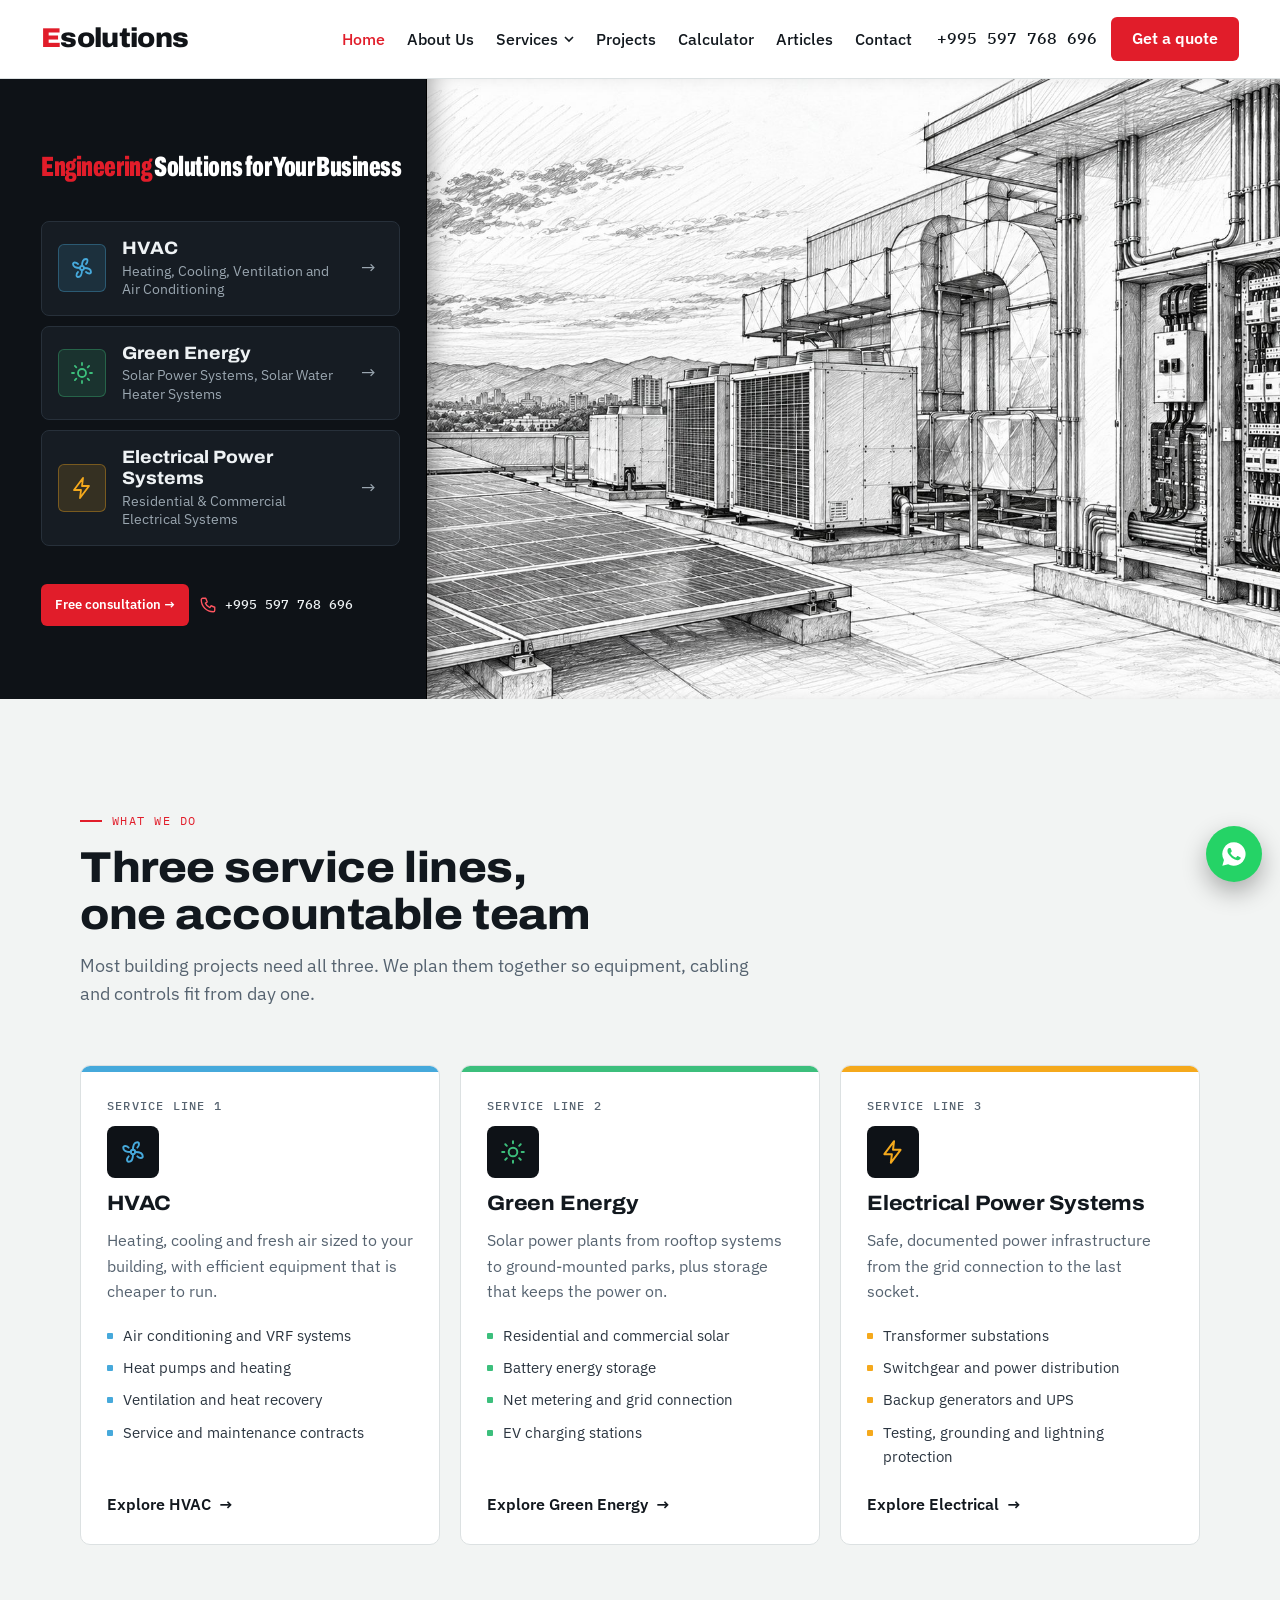
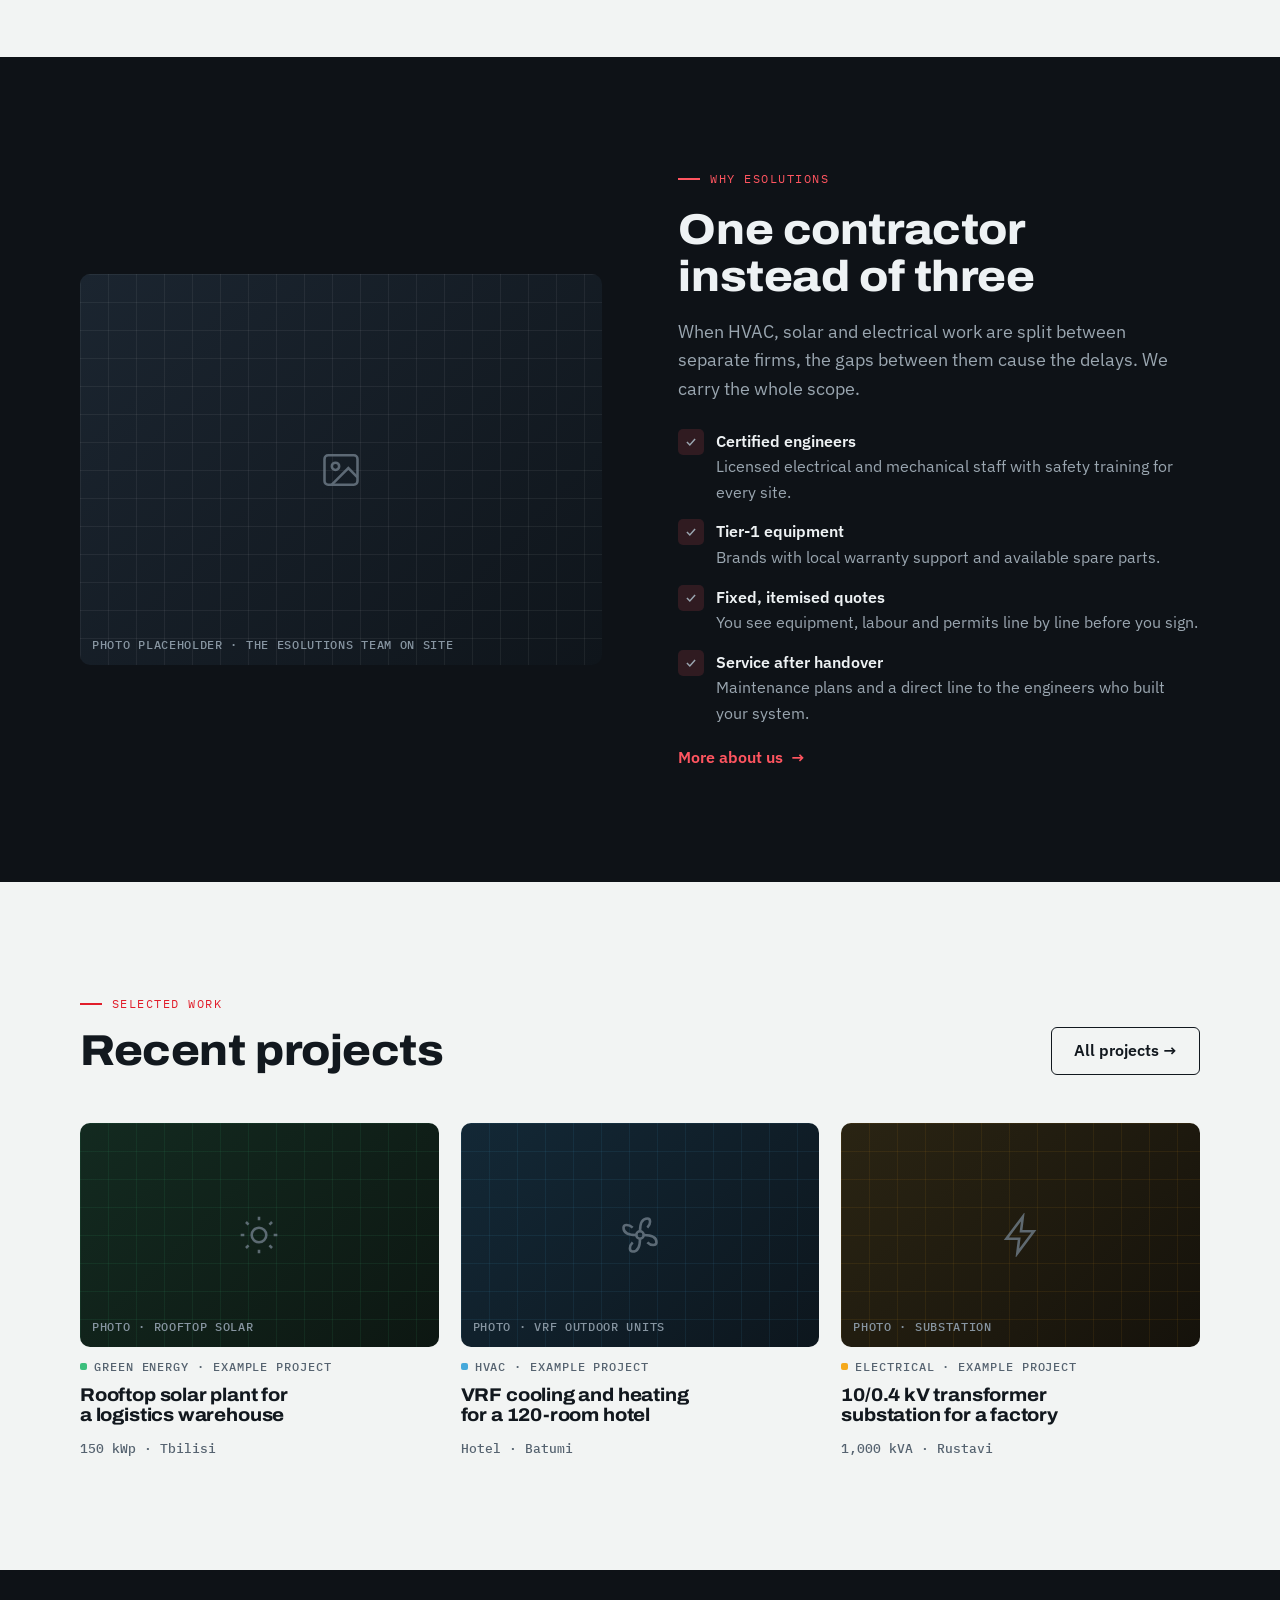
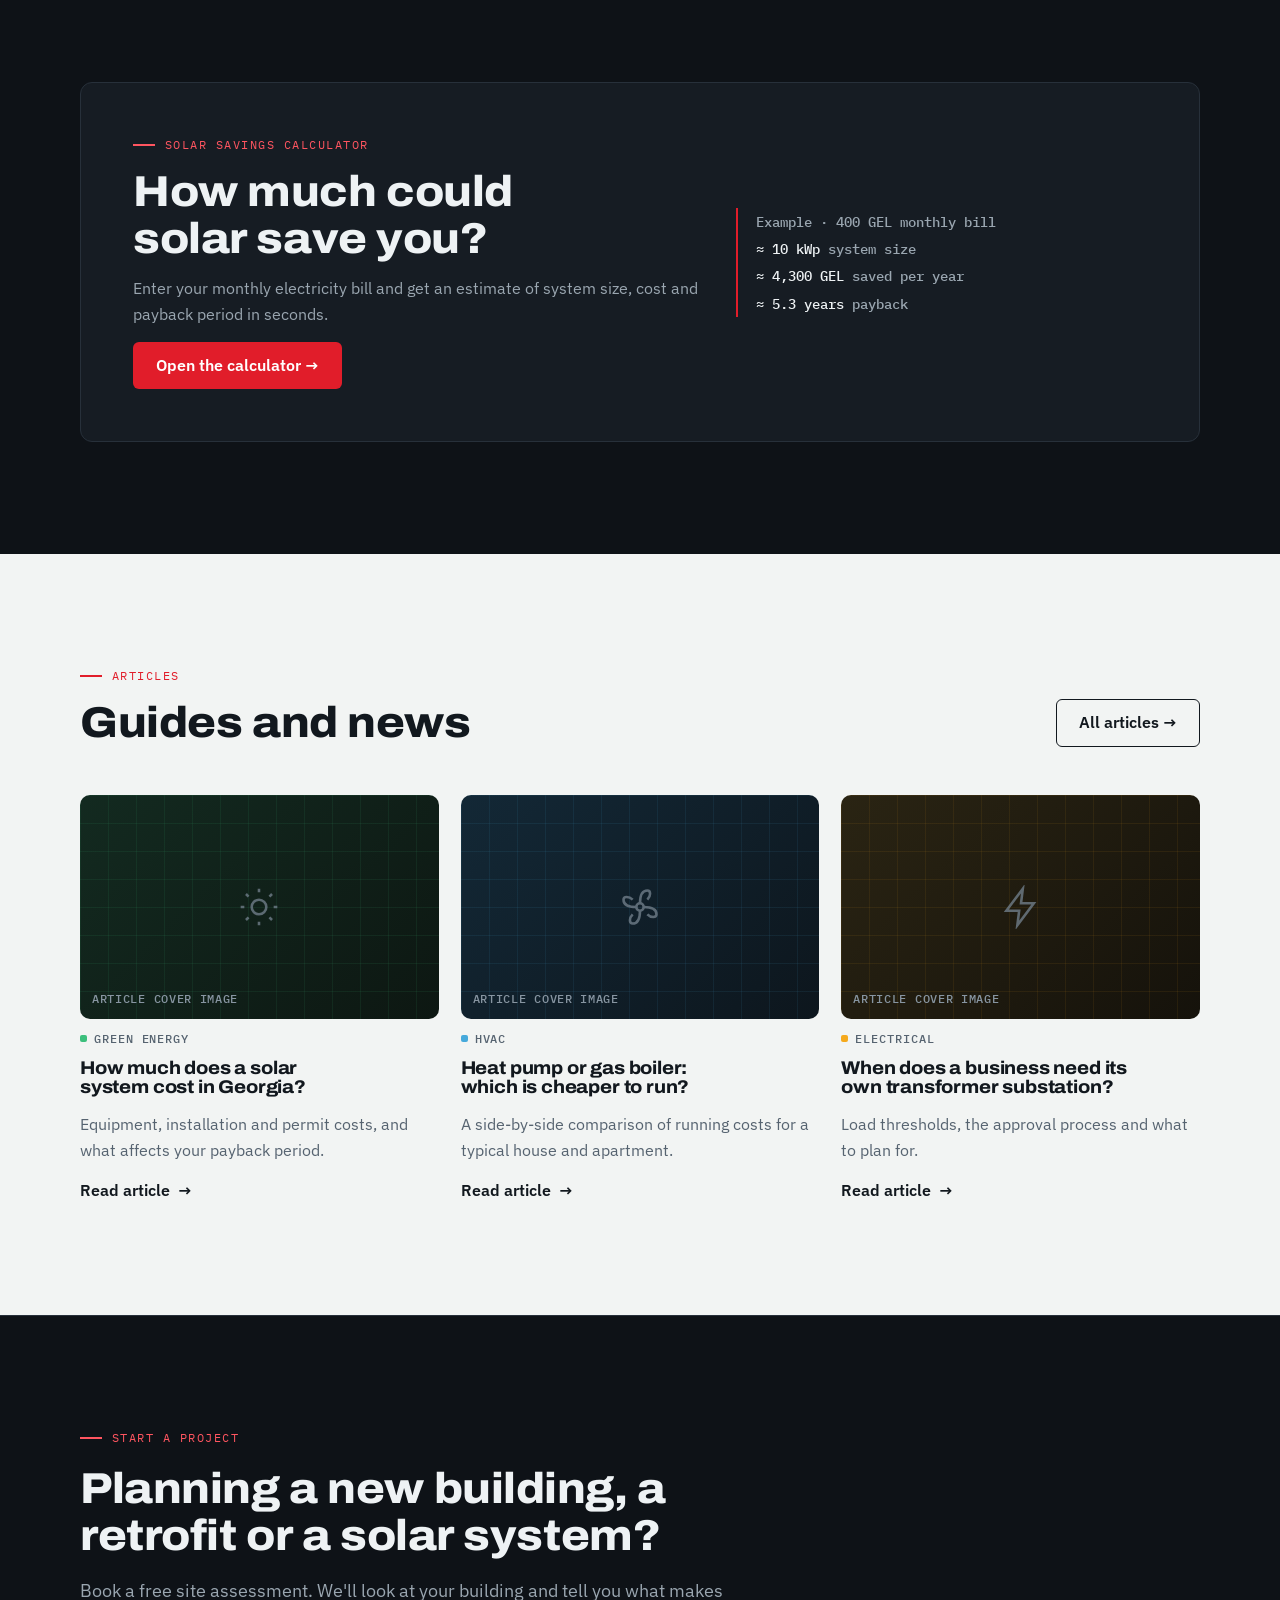
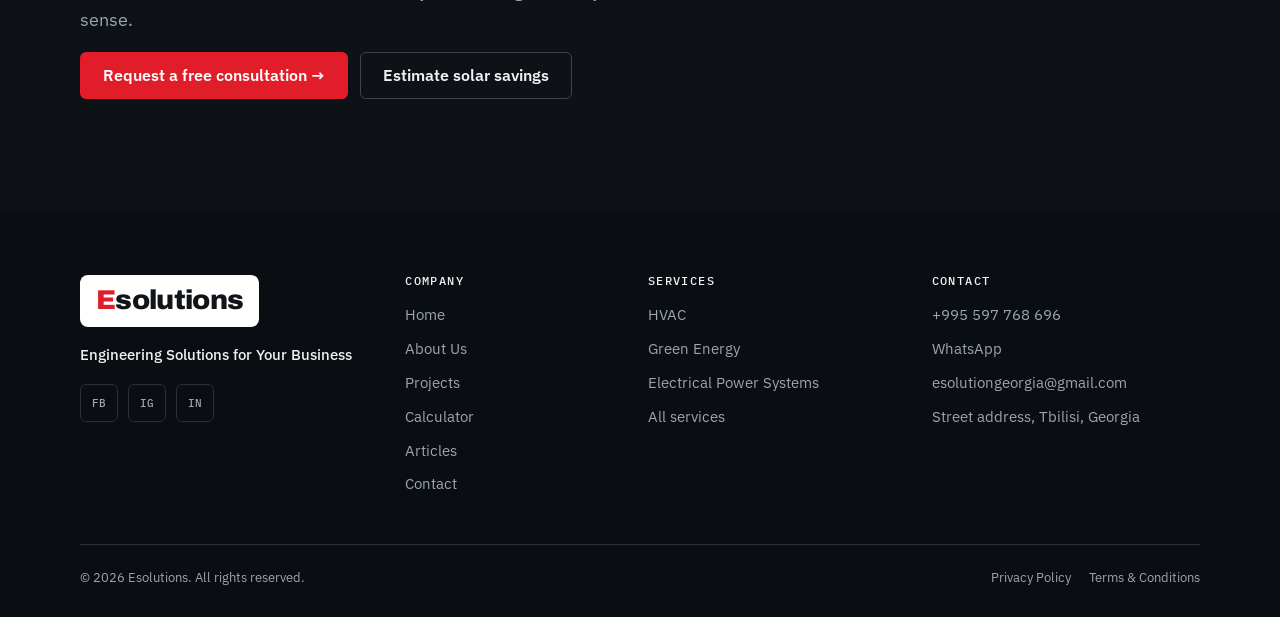
<file: index.html>
<!DOCTYPE html>
<html lang="en">
<head>
<meta charset="utf-8">
<meta name="viewport" content="width=device-width, initial-scale=1, viewport-fit=cover">
<title>Esolutions — Engineering Solutions for Your Business</title>
<meta name="description" content="Esolutions: HVAC, green energy and electrical power systems in Georgia. Design, installation and maintenance. Call +995 597 768 696.">
<meta name="theme-color" content="#0E1217">
<meta property="og:type" content="website">
<meta property="og:site_name" content="Esolutions">
<meta property="og:title" content="Esolutions — Engineering Solutions for Your Business">
<meta property="og:description" content="Esolutions: HVAC, green energy and electrical power systems in Georgia. Design, installation and maintenance. Call +995 597 768 696.">
<link rel="icon" href="assets/img/favicon.svg" type="image/svg+xml">
<link rel="preconnect" href="https://fonts.googleapis.com">
<link rel="preconnect" href="https://fonts.gstatic.com" crossorigin>
<link rel="stylesheet" href="https://fonts.googleapis.com/css2?family=Archivo:wdth,wght@62..125,500..900&family=IBM+Plex+Sans:wght@400;500;600&family=IBM+Plex+Mono:wght@500&display=swap">
<link rel="stylesheet" href="assets/css/style.css">
</head>
<body>
<svg width="0" height="0" style="position:absolute" aria-hidden="true">
  <symbol id="i-hvac" viewBox="0 0 24 24"><circle cx="12" cy="12" r="2"/><path d="M12 10c0-4 1-7 4-7 2 0 2 3 0 5M14 12c4 0 7 1 7 4 0 2-3 2-5 0M12 14c0 4-1 7-4 7-2 0-2-3 0-5M10 12c-4 0-7-1-7-4 0-2 3-2 5 0"/></symbol>
  <symbol id="i-green" viewBox="0 0 24 24"><circle cx="12" cy="12" r="4"/><path d="M12 2v2M12 20v2M2 12h2M20 12h2M4.9 4.9l1.4 1.4M17.7 17.7l1.4 1.4M4.9 19.1l1.4-1.4M17.7 6.3l1.4-1.4"/></symbol>
  <symbol id="i-elec" viewBox="0 0 24 24"><path d="M13 2 4 14h7l-1 8 9-12h-7z"/></symbol>
  <symbol id="i-check" viewBox="0 0 24 24"><path d="m5 12 5 5 9-10"/></symbol>
  <symbol id="i-img" viewBox="0 0 24 24"><rect x="3" y="4" width="18" height="16" rx="2"/><circle cx="9" cy="10" r="2"/><path d="m21 16-5-5-9 9"/></symbol>
  <symbol id="i-chev" viewBox="0 0 10 10"><path d="M1 3l4 4 4-4" fill="none" stroke="currentColor" stroke-width="1.6"/></symbol>
</svg>
<a class="skip" href="#main">Skip to content</a>
<header class="site">
  <div class="nav nav-wide">
    <a href="index.html" class="logo" aria-label="Esolutions home"><span class="e">E</span><span class="s">solutions</span></a>
    <ul class="menu"><li><a href="index.html" class="active">Home</a></li><li><a href="about.html">About Us</a></li><li class="has-dd" id="svc-dd">
        <button type="button" class="dd-toggle" aria-expanded="false" aria-haspopup="true" id="dd-btn">Services <svg class="chev"><use href="#i-chev"/></svg></button>
        <ul class="dd"><li><a href="hvac.html"><span class="ic c-hvac"><svg><use href="#i-hvac"/></svg></span><span><strong>HVAC</strong><em>Heating, Cooling, Ventilation and Air Conditioning</em></span></a></li><li><a href="green-energy.html"><span class="ic c-green"><svg><use href="#i-green"/></svg></span><span><strong>Green Energy</strong><em>Solar Power Systems, Solar Water Heater Systems</em></span></a></li><li><a href="electrical.html"><span class="ic c-elec"><svg><use href="#i-elec"/></svg></span><span><strong>Electrical Power Systems</strong><em>Residential &amp; Commercial Electrical Systems</em></span></a></li><li><a class="dd-all" href="services.html">View all services →</a></li></ul>
      </li><li><a href="projects.html">Projects</a></li><li><a href="calculator.html">Calculator</a></li><li><a href="articles.html">Articles</a></li><li><a href="contact.html">Contact</a></li></ul>
    <div class="nav-right">
      <a class="phone" href="tel:+995597768696">+995 597 768 696</a>
      <a href="contact.html" class="btn btn-primary">Get a quote</a>
      <button type="button" class="burger" id="burger" aria-label="Open menu" aria-expanded="false" aria-controls="drawer"><svg width="20" height="20" viewBox="0 0 20 20"><path d="M2 5h16M2 10h16M2 15h16" stroke="currentColor" stroke-width="1.8"/></svg></button>
    </div>
  </div>
  <nav class="drawer" id="drawer" hidden>
    <a href="index.html">Home</a>
    <a href="about.html">About Us</a>
    <button type="button" id="drawer-svc" aria-expanded="false">Services <svg class="chev"><use href="#i-chev"/></svg></button>
    <div class="sub" id="drawer-sub" hidden><a href="services.html">All services</a><a href="hvac.html">HVAC</a><a href="green-energy.html">Green Energy</a><a href="electrical.html">Electrical Power Systems</a></div>
    <a href="projects.html">Projects</a>
    <a href="calculator.html">Calculator</a>
    <a href="articles.html">Articles</a>
    <a href="contact.html">Contact</a>
    <a class="drawer-phone" href="tel:+995597768696">+995 597 768 696</a>
    <a href="contact.html" class="btn btn-primary">Get a quote</a>
  </nav>
</header>
<main id="main">

  <div class="hero-split">
    <div class="hero-left">
      <h1 class="slogan"><span class="hl">Engineering</span> Solutions for Your Business</h1>
      <nav class="bricks" aria-label="Our services"><a class="brick" href="hvac.html" style="--c:var(--hvac)">
            <span class="brick-ic"><svg><use href="#i-hvac"/></svg></span>
            <span class="brick-txt"><strong>HVAC</strong><em>Heating, Cooling, Ventilation and Air Conditioning</em></span>
            <span class="brick-go" aria-hidden="true">→</span>
          </a><a class="brick" href="green-energy.html" style="--c:var(--green)">
            <span class="brick-ic"><svg><use href="#i-green"/></svg></span>
            <span class="brick-txt"><strong>Green Energy</strong><em>Solar Power Systems, Solar Water Heater Systems</em></span>
            <span class="brick-go" aria-hidden="true">→</span>
          </a><a class="brick" href="electrical.html" style="--c:var(--elec)">
            <span class="brick-ic"><svg><use href="#i-elec"/></svg></span>
            <span class="brick-txt"><strong>Electrical Power Systems</strong><em>Residential &amp; Commercial Electrical Systems</em></span>
            <span class="brick-go" aria-hidden="true">→</span>
          </a></nav>
      <div class="hero-actions">
        <a href="contact.html" class="btn btn-primary">Free consultation →</a>
        <a href="tel:+995597768696" class="hero-phone"><svg viewBox="0 0 24 24" aria-hidden="true"><path d="M5 3h4l2 5-2.5 1.5a11 11 0 0 0 6 6L16 13l5 2v4a2 2 0 0 1-2 2A16 16 0 0 1 3 5a2 2 0 0 1 2-2z"/></svg>+995 597 768 696</a>
      </div>
    </div>
    <div class="hero-right"><img src="assets/img/hero.jpg" alt="Rooftop with solar panels, HVAC units, air ducts and electrical switchboards" width="1672" height="941" fetchpriority="high"></div>
  </div>

  <section class="light sec">
    <div class="wrap">
      <div class="sec-head">
        <span class="eyebrow">What we do</span>
        <h2>Three service lines, one accountable team</h2>
        <p class="lead">Most building projects need all three. We plan them together so equipment, cabling and controls fit from day one.</p>
      </div>
      <div class="cats"><a class="cat" href="hvac.html" style="--dot:var(--hvac)">
          <div class="cat-top" style="background:var(--hvac)"></div>
          <div class="cat-body">
            <span class="num">Service line 1</span>
            <span class="ic c-hvac"><svg><use href="#i-hvac"/></svg></span>
            <h3>HVAC</h3>
            <p class="muted">Heating, cooling and fresh air sized to your building, with efficient equipment that is cheaper to run.</p>
            <ul><li>Air conditioning and VRF systems</li><li>Heat pumps and heating</li><li>Ventilation and heat recovery</li><li>Service and maintenance contracts</li></ul>
            <span class="link-arrow">Explore HVAC <span>→</span></span>
          </div>
        </a><a class="cat" href="green-energy.html" style="--dot:var(--green)">
          <div class="cat-top" style="background:var(--green)"></div>
          <div class="cat-body">
            <span class="num">Service line 2</span>
            <span class="ic c-green"><svg><use href="#i-green"/></svg></span>
            <h3>Green Energy</h3>
            <p class="muted">Solar power plants from rooftop systems to ground-mounted parks, plus storage that keeps the power on.</p>
            <ul><li>Residential and commercial solar</li><li>Battery energy storage</li><li>Net metering and grid connection</li><li>EV charging stations</li></ul>
            <span class="link-arrow">Explore Green Energy <span>→</span></span>
          </div>
        </a><a class="cat" href="electrical.html" style="--dot:var(--elec)">
          <div class="cat-top" style="background:var(--elec)"></div>
          <div class="cat-body">
            <span class="num">Service line 3</span>
            <span class="ic c-elec"><svg><use href="#i-elec"/></svg></span>
            <h3>Electrical Power Systems</h3>
            <p class="muted">Safe, documented power infrastructure from the grid connection to the last socket.</p>
            <ul><li>Transformer substations</li><li>Switchgear and power distribution</li><li>Backup generators and UPS</li><li>Testing, grounding and lightning protection</li></ul>
            <span class="link-arrow">Explore Electrical <span>→</span></span>
          </div>
        </a></div>
    </div>
  </section>

  <section class="dark sec">
    <div class="wrap split">
      <div class="ph "><svg><use href="#i-img"/></svg><span class="cap">Photo placeholder · the Esolutions team on site</span></div>
      <div class="stack">
        <span class="eyebrow">Why Esolutions</span>
        <h2>One contractor instead of three</h2>
        <p class="lead">When HVAC, solar and electrical work are split between separate firms, the gaps between them cause the delays. We carry the whole scope.</p>
        <ul class="checks">
          <li><span class="tick"><svg><use href="#i-check"/></svg></span><div><strong>Certified engineers</strong><span>Licensed electrical and mechanical staff with safety training for every site.</span></div></li>
          <li><span class="tick"><svg><use href="#i-check"/></svg></span><div><strong>Tier-1 equipment</strong><span>Brands with local warranty support and available spare parts.</span></div></li>
          <li><span class="tick"><svg><use href="#i-check"/></svg></span><div><strong>Fixed, itemised quotes</strong><span>You see equipment, labour and permits line by line before you sign.</span></div></li>
          <li><span class="tick"><svg><use href="#i-check"/></svg></span><div><strong>Service after handover</strong><span>Maintenance plans and a direct line to the engineers who built your system.</span></div></li>
        </ul>
        <div><a href="about.html" class="link-arrow" style="color:var(--red-on-dark)">More about us <span>→</span></a></div>
      </div>
    </div>
  </section>


  <section class="light sec">
    <div class="wrap">
      <div class="head-row">
        <div class="sec-head"><span class="eyebrow">Selected work</span><h2>Recent projects</h2></div>
        <a href="projects.html" class="btn btn-ghost">All projects →</a>
      </div>
      <div class="grid3"><a class="pcard" href="projects.html" data-c="green"><div class="ph t-green "><svg><use href="#i-green"/></svg><span class="cap">Photo · rooftop solar</span></div><span class="tag"><i style="background:var(--green)"></i>Green Energy · Example project</span><h3>Rooftop solar plant for a logistics warehouse</h3><span class="meta">150 kWp · Tbilisi</span></a><a class="pcard" href="projects.html" data-c="hvac"><div class="ph t-hvac "><svg><use href="#i-hvac"/></svg><span class="cap">Photo · VRF outdoor units</span></div><span class="tag"><i style="background:var(--hvac)"></i>HVAC · Example project</span><h3>VRF cooling and heating for a 120-room hotel</h3><span class="meta">Hotel · Batumi</span></a><a class="pcard" href="projects.html" data-c="elec"><div class="ph t-elec "><svg><use href="#i-elec"/></svg><span class="cap">Photo · substation</span></div><span class="tag"><i style="background:var(--elec)"></i>Electrical · Example project</span><h3>10/0.4 kV transformer substation for a factory</h3><span class="meta">1,000 kVA · Rustavi</span></a></div>
    </div>
  </section>

  <section class="dark sec">
    <div class="wrap">
      <div class="band">
        <div class="stack" style="gap:14px">
          <span class="eyebrow">Solar savings calculator</span>
          <h2>How much could solar save you?</h2>
          <p class="muted">Enter your monthly electricity bill and get an estimate of system size, cost and payback period in seconds.</p>
          <div><a href="calculator.html" class="btn btn-primary">Open the calculator →</a></div>
        </div>
        <div class="band-fig">Example · 400 GEL monthly bill<br><b>≈ 10 kWp</b> system size<br><b>≈ 4,300 GEL</b> saved per year<br><b>≈ 5.3 years</b> payback</div>
      </div>
    </div>
  </section>


  <section class="light sec">
    <div class="wrap">
      <div class="head-row">
        <div class="sec-head"><span class="eyebrow">Articles</span><h2>Guides and news</h2></div>
        <a href="articles.html" class="btn btn-ghost">All articles →</a>
      </div>
      <div class="grid3"><a class="pcard" href="articles.html" data-c="green"><div class="ph t-green "><svg><use href="#i-green"/></svg><span class="cap">Article cover image</span></div><span class="tag"><i style="background:var(--green)"></i>Green Energy</span><h3>How much does a solar system cost in Georgia?</h3><p class="muted">Equipment, installation and permit costs, and what affects your payback period.</p><span class="link-arrow">Read article <span>→</span></span></a><a class="pcard" href="articles.html" data-c="hvac"><div class="ph t-hvac "><svg><use href="#i-hvac"/></svg><span class="cap">Article cover image</span></div><span class="tag"><i style="background:var(--hvac)"></i>HVAC</span><h3>Heat pump or gas boiler: which is cheaper to run?</h3><p class="muted">A side-by-side comparison of running costs for a typical house and apartment.</p><span class="link-arrow">Read article <span>→</span></span></a><a class="pcard" href="articles.html" data-c="elec"><div class="ph t-elec "><svg><use href="#i-elec"/></svg><span class="cap">Article cover image</span></div><span class="tag"><i style="background:var(--elec)"></i>Electrical</span><h3>When does a business need its own transformer substation?</h3><p class="muted">Load thresholds, the approval process and what to plan for.</p><span class="link-arrow">Read article <span>→</span></span></a></div>
    </div>
  </section>
<section class="dark sec cta-sec">
  <div class="wrap cta-final">
    <span class="eyebrow">Start a project</span>
    <h2>Planning a new building, a retrofit or a solar system?</h2>
    <p class="lead">Book a free site assessment. We'll look at your building and tell you what makes sense.</p>
    <div class="btns"><a href="contact.html" class="btn btn-primary">Request a free consultation →</a><a href="calculator.html" class="btn btn-ghost">Estimate solar savings</a></div>
  </div>
</section>
</main>
<footer class="site">
  <div class="wrap">
    <div class="fcols">
      <div>
        <span class="logo-plate"><a href="index.html" class="logo" aria-label="Esolutions home"><span class="e">E</span><span class="s">solutions</span></a></span>
        <p class="fslogan">Engineering Solutions for Your Business</p>
        <div class="social"><a href="#" aria-label="Facebook (link to be added)">FB</a><a href="#" aria-label="Instagram (link to be added)">IG</a><a href="#" aria-label="LinkedIn (link to be added)">IN</a></div>
      </div>
      <div><h4>Company</h4><ul><li><a href="index.html">Home</a></li><li><a href="about.html">About Us</a></li><li><a href="projects.html">Projects</a></li><li><a href="calculator.html">Calculator</a></li><li><a href="articles.html">Articles</a></li><li><a href="contact.html">Contact</a></li></ul></div>
      <div><h4>Services</h4><ul><li><a href="hvac.html">HVAC</a></li><li><a href="green-energy.html">Green Energy</a></li><li><a href="electrical.html">Electrical Power Systems</a></li><li><a href="services.html">All services</a></li></ul></div>
      <div><h4>Contact</h4><ul><li><a href="tel:+995597768696">+995 597 768 696</a></li><li><a href="https://wa.me/995597768696" target="_blank" rel="noopener">WhatsApp</a></li><li><a href="mailto:esolutiongeorgia@gmail.com">esolutiongeorgia@gmail.com</a></li><li>Street address, Tbilisi, Georgia</li></ul></div>
    </div>
    <div class="fbottom"><span>© 2026 Esolutions. All rights reserved.</span><nav><a href="#">Privacy Policy</a><a href="#">Terms &amp; Conditions</a></nav></div>
  </div>
</footer>
<a class="chat-fab" href="https://wa.me/995597768696" target="_blank" rel="noopener" aria-label="Chat with Esolutions on WhatsApp"><svg viewBox="0 0 24 24"><path d="M12 2a10 10 0 0 0-8.6 15.1L2 22l5-1.3A10 10 0 1 0 12 2zm5.3 14.1c-.2.6-1.3 1.2-1.8 1.2-.5.1-1 .1-3.3-.8-2.8-1.1-4.5-4-4.7-4.2-.1-.2-1.1-1.5-1.1-2.9s.7-2 1-2.3c.2-.3.5-.3.7-.3h.5c.2 0 .4 0 .6.5l.8 2c.1.2.1.4 0 .5l-.4.6-.4.4c-.1.2-.3.3-.1.6.2.3.8 1.3 1.7 2.1 1.2 1 2.1 1.4 2.4 1.5.3.1.5.1.6-.1l.9-1c.2-.3.4-.2.6-.1l1.9.9c.3.1.5.2.5.3.1.2.1.7-.2 1.3z"/></svg></a>
<script src="assets/js/main.js"></script>
</body>
</html>
</file>
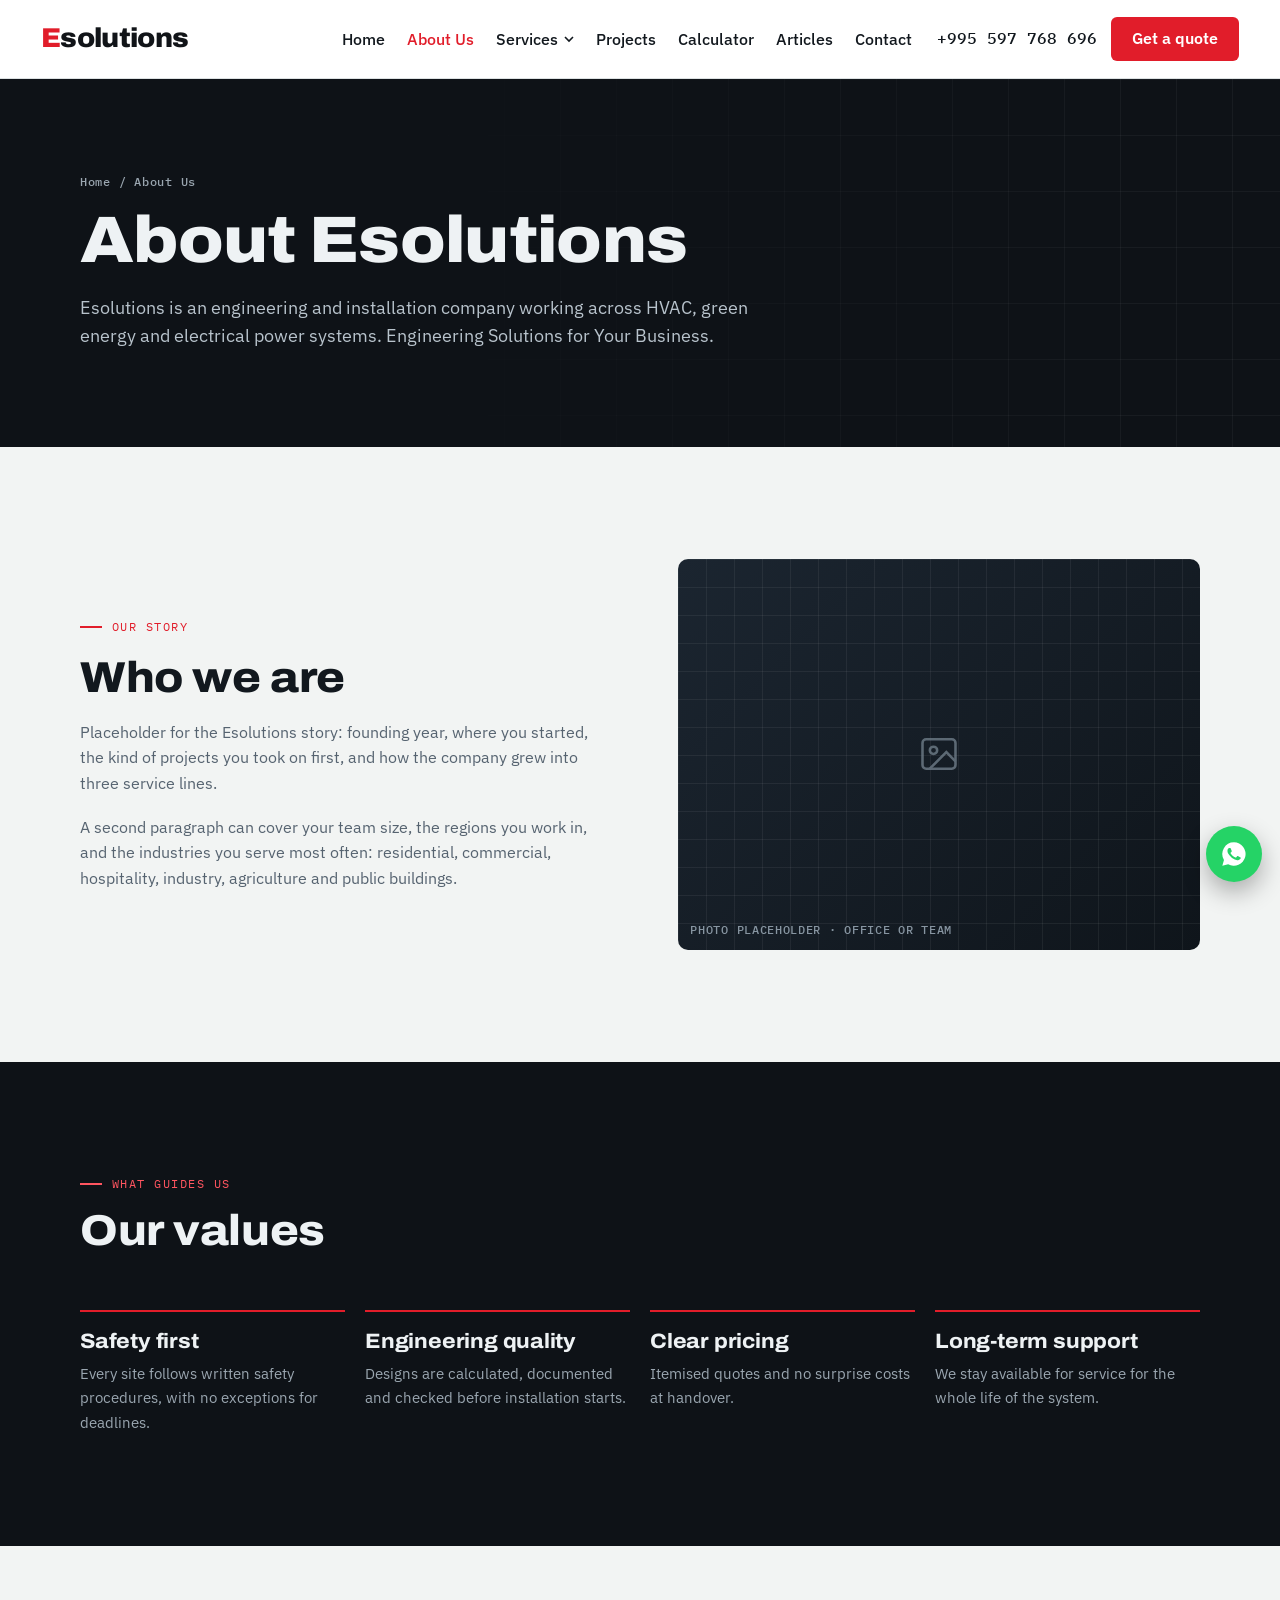
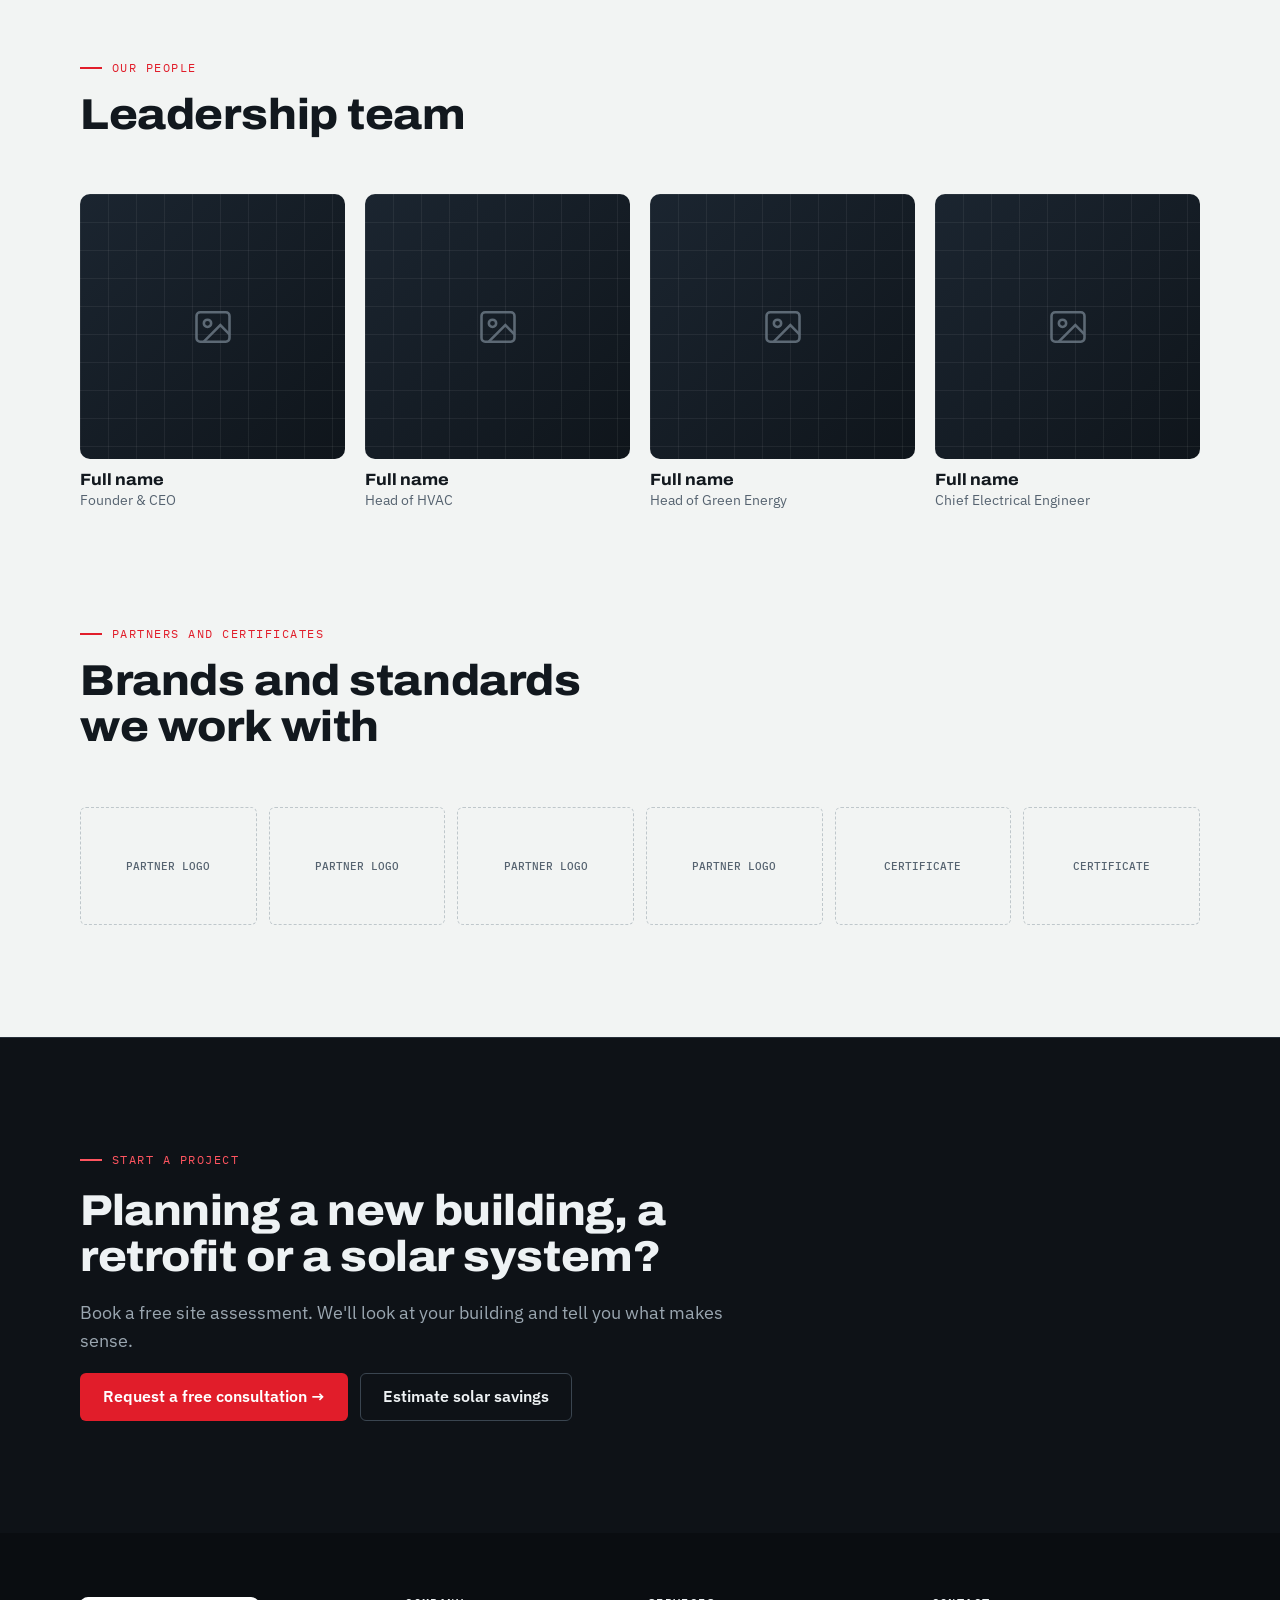
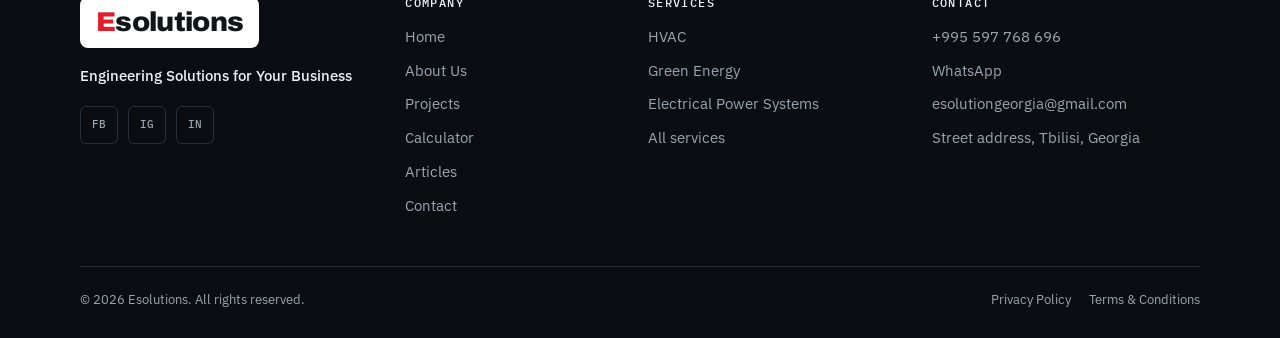
<file: about.html>
<!DOCTYPE html>
<html lang="en">
<head>
<meta charset="utf-8">
<meta name="viewport" content="width=device-width, initial-scale=1, viewport-fit=cover">
<title>About Us — Esolutions</title>
<meta name="description" content="About Esolutions, an engineering company for HVAC, solar energy and electrical power systems in Georgia.">
<meta name="theme-color" content="#0E1217">
<meta property="og:type" content="website">
<meta property="og:site_name" content="Esolutions">
<meta property="og:title" content="About Us — Esolutions">
<meta property="og:description" content="About Esolutions, an engineering company for HVAC, solar energy and electrical power systems in Georgia.">
<link rel="icon" href="assets/img/favicon.svg" type="image/svg+xml">
<link rel="preconnect" href="https://fonts.googleapis.com">
<link rel="preconnect" href="https://fonts.gstatic.com" crossorigin>
<link rel="stylesheet" href="https://fonts.googleapis.com/css2?family=Archivo:wdth,wght@62..125,500..900&family=IBM+Plex+Sans:wght@400;500;600&family=IBM+Plex+Mono:wght@500&display=swap">
<link rel="stylesheet" href="assets/css/style.css">
</head>
<body>
<svg width="0" height="0" style="position:absolute" aria-hidden="true">
  <symbol id="i-hvac" viewBox="0 0 24 24"><circle cx="12" cy="12" r="2"/><path d="M12 10c0-4 1-7 4-7 2 0 2 3 0 5M14 12c4 0 7 1 7 4 0 2-3 2-5 0M12 14c0 4-1 7-4 7-2 0-2-3 0-5M10 12c-4 0-7-1-7-4 0-2 3-2 5 0"/></symbol>
  <symbol id="i-green" viewBox="0 0 24 24"><circle cx="12" cy="12" r="4"/><path d="M12 2v2M12 20v2M2 12h2M20 12h2M4.9 4.9l1.4 1.4M17.7 17.7l1.4 1.4M4.9 19.1l1.4-1.4M17.7 6.3l1.4-1.4"/></symbol>
  <symbol id="i-elec" viewBox="0 0 24 24"><path d="M13 2 4 14h7l-1 8 9-12h-7z"/></symbol>
  <symbol id="i-check" viewBox="0 0 24 24"><path d="m5 12 5 5 9-10"/></symbol>
  <symbol id="i-img" viewBox="0 0 24 24"><rect x="3" y="4" width="18" height="16" rx="2"/><circle cx="9" cy="10" r="2"/><path d="m21 16-5-5-9 9"/></symbol>
  <symbol id="i-chev" viewBox="0 0 10 10"><path d="M1 3l4 4 4-4" fill="none" stroke="currentColor" stroke-width="1.6"/></symbol>
</svg>
<a class="skip" href="#main">Skip to content</a>
<header class="site">
  <div class="nav nav-wide">
    <a href="index.html" class="logo" aria-label="Esolutions home"><span class="e">E</span><span class="s">solutions</span></a>
    <ul class="menu"><li><a href="index.html">Home</a></li><li><a href="about.html" class="active">About Us</a></li><li class="has-dd" id="svc-dd">
        <button type="button" class="dd-toggle" aria-expanded="false" aria-haspopup="true" id="dd-btn">Services <svg class="chev"><use href="#i-chev"/></svg></button>
        <ul class="dd"><li><a href="hvac.html"><span class="ic c-hvac"><svg><use href="#i-hvac"/></svg></span><span><strong>HVAC</strong><em>Heating, Cooling, Ventilation and Air Conditioning</em></span></a></li><li><a href="green-energy.html"><span class="ic c-green"><svg><use href="#i-green"/></svg></span><span><strong>Green Energy</strong><em>Solar Power Systems, Solar Water Heater Systems</em></span></a></li><li><a href="electrical.html"><span class="ic c-elec"><svg><use href="#i-elec"/></svg></span><span><strong>Electrical Power Systems</strong><em>Residential &amp; Commercial Electrical Systems</em></span></a></li><li><a class="dd-all" href="services.html">View all services →</a></li></ul>
      </li><li><a href="projects.html">Projects</a></li><li><a href="calculator.html">Calculator</a></li><li><a href="articles.html">Articles</a></li><li><a href="contact.html">Contact</a></li></ul>
    <div class="nav-right">
      <a class="phone" href="tel:+995597768696">+995 597 768 696</a>
      <a href="contact.html" class="btn btn-primary">Get a quote</a>
      <button type="button" class="burger" id="burger" aria-label="Open menu" aria-expanded="false" aria-controls="drawer"><svg width="20" height="20" viewBox="0 0 20 20"><path d="M2 5h16M2 10h16M2 15h16" stroke="currentColor" stroke-width="1.8"/></svg></button>
    </div>
  </div>
  <nav class="drawer" id="drawer" hidden>
    <a href="index.html">Home</a>
    <a href="about.html">About Us</a>
    <button type="button" id="drawer-svc" aria-expanded="false">Services <svg class="chev"><use href="#i-chev"/></svg></button>
    <div class="sub" id="drawer-sub" hidden><a href="services.html">All services</a><a href="hvac.html">HVAC</a><a href="green-energy.html">Green Energy</a><a href="electrical.html">Electrical Power Systems</a></div>
    <a href="projects.html">Projects</a>
    <a href="calculator.html">Calculator</a>
    <a href="articles.html">Articles</a>
    <a href="contact.html">Contact</a>
    <a class="drawer-phone" href="tel:+995597768696">+995 597 768 696</a>
    <a href="contact.html" class="btn btn-primary">Get a quote</a>
  </nav>
</header>
<main id="main">
<div class="phero"><div class="hero-grid"></div><div class="wrap"><div class="phero-inner">
    <div class="crumbs"><a href="index.html">Home</a> / About Us</div>
    <h1>About Esolutions</h1>
    <p class="lead">Esolutions is an engineering and installation company working across HVAC, green energy and electrical power systems. Engineering Solutions for Your Business.</p>
  </div></div></div>
  <section class="light sec"><div class="wrap split">
    <div class="stack">
      <span class="eyebrow">Our story</span>
      <h2>Who we are</h2>
      <p class="muted">Placeholder for the Esolutions story: founding year, where you started, the kind of projects you took on first, and how the company grew into three service lines.</p>
      <p class="muted">A second paragraph can cover your team size, the regions you work in, and the industries you serve most often: residential, commercial, hospitality, industry, agriculture and public buildings.</p>
    </div>
    <div class="ph "><svg><use href="#i-img"/></svg><span class="cap">Photo placeholder · office or team</span></div>
  </div></section>
  <section class="dark sec"><div class="wrap">
    <div class="sec-head"><span class="eyebrow">What guides us</span><h2>Our values</h2></div>
    <div class="values">
      <div><h3>Safety first</h3><p>Every site follows written safety procedures, with no exceptions for deadlines.</p></div>
      <div><h3>Engineering quality</h3><p>Designs are calculated, documented and checked before installation starts.</p></div>
      <div><h3>Clear pricing</h3><p>Itemised quotes and no surprise costs at handover.</p></div>
      <div><h3>Long-term support</h3><p>We stay available for service for the whole life of the system.</p></div>
    </div>
  </div></section>
  <section class="light sec"><div class="wrap">
    <div class="sec-head"><span class="eyebrow">Our people</span><h2>Leadership team</h2></div>
    <div class="team">
      <div><div class="ph "><svg><use href="#i-img"/></svg><span class="cap"></span></div><h3>Full name</h3><p>Founder &amp; CEO</p></div>
      <div><div class="ph "><svg><use href="#i-img"/></svg><span class="cap"></span></div><h3>Full name</h3><p>Head of HVAC</p></div>
      <div><div class="ph "><svg><use href="#i-img"/></svg><span class="cap"></span></div><h3>Full name</h3><p>Head of Green Energy</p></div>
      <div><div class="ph "><svg><use href="#i-img"/></svg><span class="cap"></span></div><h3>Full name</h3><p>Chief Electrical Engineer</p></div>
    </div>
  </div></section>
  <section class="light sec" style="padding-top:0"><div class="wrap">
    <div class="sec-head"><span class="eyebrow">Partners and certificates</span><h2>Brands and standards we work with</h2></div>
    <div class="logos"><div>Partner logo</div><div>Partner logo</div><div>Partner logo</div><div>Partner logo</div><div>Certificate</div><div>Certificate</div></div>
  </div></section>
<section class="dark sec cta-sec">
  <div class="wrap cta-final">
    <span class="eyebrow">Start a project</span>
    <h2>Planning a new building, a retrofit or a solar system?</h2>
    <p class="lead">Book a free site assessment. We'll look at your building and tell you what makes sense.</p>
    <div class="btns"><a href="contact.html" class="btn btn-primary">Request a free consultation →</a><a href="calculator.html" class="btn btn-ghost">Estimate solar savings</a></div>
  </div>
</section>
</main>
<footer class="site">
  <div class="wrap">
    <div class="fcols">
      <div>
        <span class="logo-plate"><a href="index.html" class="logo" aria-label="Esolutions home"><span class="e">E</span><span class="s">solutions</span></a></span>
        <p class="fslogan">Engineering Solutions for Your Business</p>
        <div class="social"><a href="#" aria-label="Facebook (link to be added)">FB</a><a href="#" aria-label="Instagram (link to be added)">IG</a><a href="#" aria-label="LinkedIn (link to be added)">IN</a></div>
      </div>
      <div><h4>Company</h4><ul><li><a href="index.html">Home</a></li><li><a href="about.html">About Us</a></li><li><a href="projects.html">Projects</a></li><li><a href="calculator.html">Calculator</a></li><li><a href="articles.html">Articles</a></li><li><a href="contact.html">Contact</a></li></ul></div>
      <div><h4>Services</h4><ul><li><a href="hvac.html">HVAC</a></li><li><a href="green-energy.html">Green Energy</a></li><li><a href="electrical.html">Electrical Power Systems</a></li><li><a href="services.html">All services</a></li></ul></div>
      <div><h4>Contact</h4><ul><li><a href="tel:+995597768696">+995 597 768 696</a></li><li><a href="https://wa.me/995597768696" target="_blank" rel="noopener">WhatsApp</a></li><li><a href="mailto:esolutiongeorgia@gmail.com">esolutiongeorgia@gmail.com</a></li><li>Street address, Tbilisi, Georgia</li></ul></div>
    </div>
    <div class="fbottom"><span>© 2026 Esolutions. All rights reserved.</span><nav><a href="#">Privacy Policy</a><a href="#">Terms &amp; Conditions</a></nav></div>
  </div>
</footer>
<a class="chat-fab" href="https://wa.me/995597768696" target="_blank" rel="noopener" aria-label="Chat with Esolutions on WhatsApp"><svg viewBox="0 0 24 24"><path d="M12 2a10 10 0 0 0-8.6 15.1L2 22l5-1.3A10 10 0 1 0 12 2zm5.3 14.1c-.2.6-1.3 1.2-1.8 1.2-.5.1-1 .1-3.3-.8-2.8-1.1-4.5-4-4.7-4.2-.1-.2-1.1-1.5-1.1-2.9s.7-2 1-2.3c.2-.3.5-.3.7-.3h.5c.2 0 .4 0 .6.5l.8 2c.1.2.1.4 0 .5l-.4.6-.4.4c-.1.2-.3.3-.1.6.2.3.8 1.3 1.7 2.1 1.2 1 2.1 1.4 2.4 1.5.3.1.5.1.6-.1l.9-1c.2-.3.4-.2.6-.1l1.9.9c.3.1.5.2.5.3.1.2.1.7-.2 1.3z"/></svg></a>
<script src="assets/js/main.js"></script>
</body>
</html>
</file>
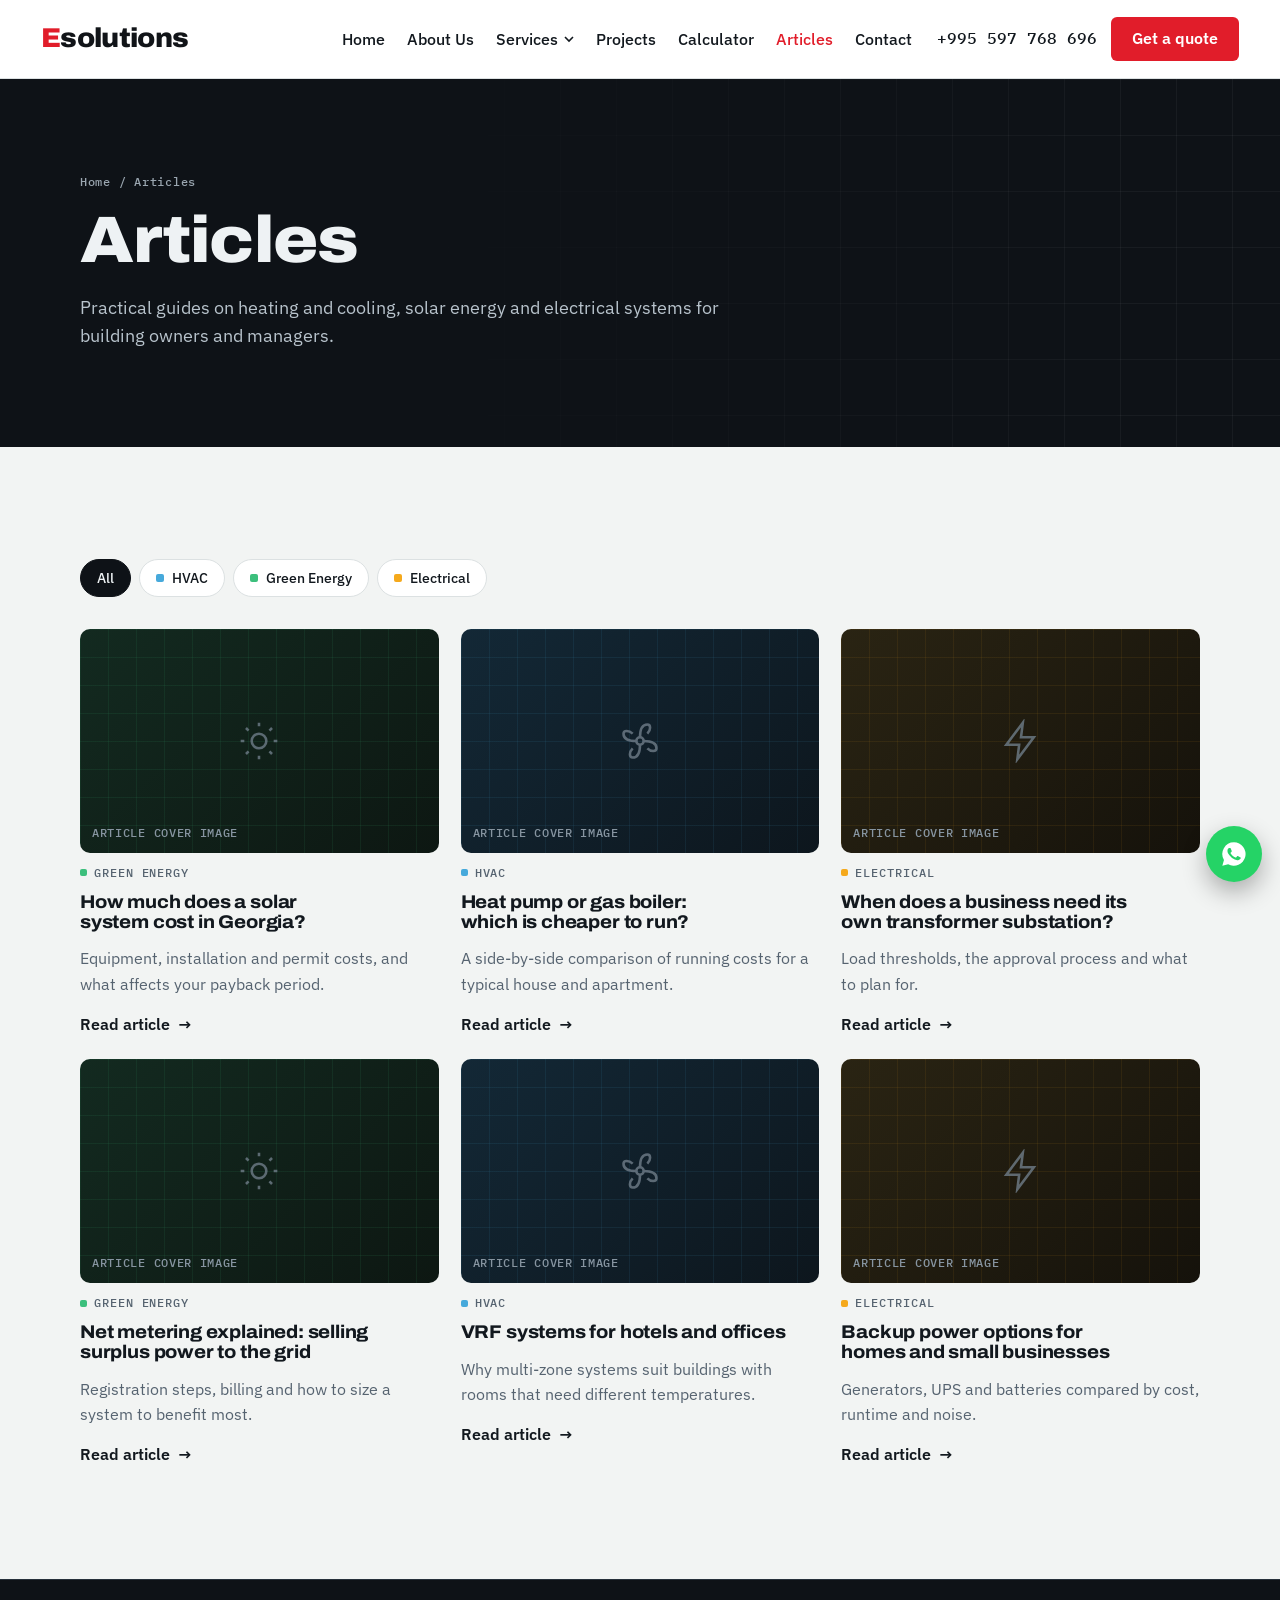
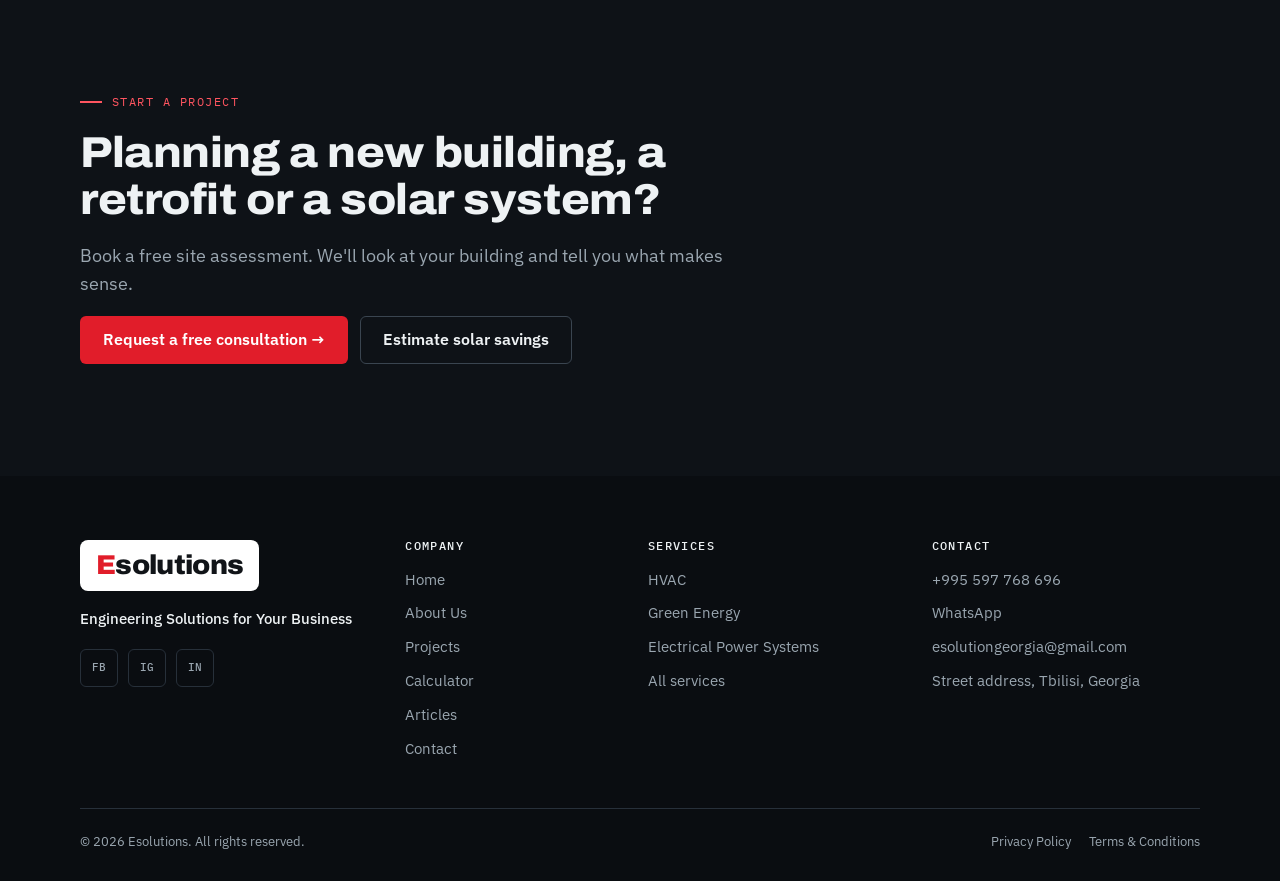
<file: articles.html>
<!DOCTYPE html>
<html lang="en">
<head>
<meta charset="utf-8">
<meta name="viewport" content="width=device-width, initial-scale=1, viewport-fit=cover">
<title>Articles — Esolutions</title>
<meta name="description" content="Guides on HVAC, solar energy and electrical power systems.">
<meta name="theme-color" content="#0E1217">
<meta property="og:type" content="website">
<meta property="og:site_name" content="Esolutions">
<meta property="og:title" content="Articles — Esolutions">
<meta property="og:description" content="Guides on HVAC, solar energy and electrical power systems.">
<link rel="icon" href="assets/img/favicon.svg" type="image/svg+xml">
<link rel="preconnect" href="https://fonts.googleapis.com">
<link rel="preconnect" href="https://fonts.gstatic.com" crossorigin>
<link rel="stylesheet" href="https://fonts.googleapis.com/css2?family=Archivo:wdth,wght@62..125,500..900&family=IBM+Plex+Sans:wght@400;500;600&family=IBM+Plex+Mono:wght@500&display=swap">
<link rel="stylesheet" href="assets/css/style.css">
</head>
<body>
<svg width="0" height="0" style="position:absolute" aria-hidden="true">
  <symbol id="i-hvac" viewBox="0 0 24 24"><circle cx="12" cy="12" r="2"/><path d="M12 10c0-4 1-7 4-7 2 0 2 3 0 5M14 12c4 0 7 1 7 4 0 2-3 2-5 0M12 14c0 4-1 7-4 7-2 0-2-3 0-5M10 12c-4 0-7-1-7-4 0-2 3-2 5 0"/></symbol>
  <symbol id="i-green" viewBox="0 0 24 24"><circle cx="12" cy="12" r="4"/><path d="M12 2v2M12 20v2M2 12h2M20 12h2M4.9 4.9l1.4 1.4M17.7 17.7l1.4 1.4M4.9 19.1l1.4-1.4M17.7 6.3l1.4-1.4"/></symbol>
  <symbol id="i-elec" viewBox="0 0 24 24"><path d="M13 2 4 14h7l-1 8 9-12h-7z"/></symbol>
  <symbol id="i-check" viewBox="0 0 24 24"><path d="m5 12 5 5 9-10"/></symbol>
  <symbol id="i-img" viewBox="0 0 24 24"><rect x="3" y="4" width="18" height="16" rx="2"/><circle cx="9" cy="10" r="2"/><path d="m21 16-5-5-9 9"/></symbol>
  <symbol id="i-chev" viewBox="0 0 10 10"><path d="M1 3l4 4 4-4" fill="none" stroke="currentColor" stroke-width="1.6"/></symbol>
</svg>
<a class="skip" href="#main">Skip to content</a>
<header class="site">
  <div class="nav nav-wide">
    <a href="index.html" class="logo" aria-label="Esolutions home"><span class="e">E</span><span class="s">solutions</span></a>
    <ul class="menu"><li><a href="index.html">Home</a></li><li><a href="about.html">About Us</a></li><li class="has-dd" id="svc-dd">
        <button type="button" class="dd-toggle" aria-expanded="false" aria-haspopup="true" id="dd-btn">Services <svg class="chev"><use href="#i-chev"/></svg></button>
        <ul class="dd"><li><a href="hvac.html"><span class="ic c-hvac"><svg><use href="#i-hvac"/></svg></span><span><strong>HVAC</strong><em>Heating, Cooling, Ventilation and Air Conditioning</em></span></a></li><li><a href="green-energy.html"><span class="ic c-green"><svg><use href="#i-green"/></svg></span><span><strong>Green Energy</strong><em>Solar Power Systems, Solar Water Heater Systems</em></span></a></li><li><a href="electrical.html"><span class="ic c-elec"><svg><use href="#i-elec"/></svg></span><span><strong>Electrical Power Systems</strong><em>Residential &amp; Commercial Electrical Systems</em></span></a></li><li><a class="dd-all" href="services.html">View all services →</a></li></ul>
      </li><li><a href="projects.html">Projects</a></li><li><a href="calculator.html">Calculator</a></li><li><a href="articles.html" class="active">Articles</a></li><li><a href="contact.html">Contact</a></li></ul>
    <div class="nav-right">
      <a class="phone" href="tel:+995597768696">+995 597 768 696</a>
      <a href="contact.html" class="btn btn-primary">Get a quote</a>
      <button type="button" class="burger" id="burger" aria-label="Open menu" aria-expanded="false" aria-controls="drawer"><svg width="20" height="20" viewBox="0 0 20 20"><path d="M2 5h16M2 10h16M2 15h16" stroke="currentColor" stroke-width="1.8"/></svg></button>
    </div>
  </div>
  <nav class="drawer" id="drawer" hidden>
    <a href="index.html">Home</a>
    <a href="about.html">About Us</a>
    <button type="button" id="drawer-svc" aria-expanded="false">Services <svg class="chev"><use href="#i-chev"/></svg></button>
    <div class="sub" id="drawer-sub" hidden><a href="services.html">All services</a><a href="hvac.html">HVAC</a><a href="green-energy.html">Green Energy</a><a href="electrical.html">Electrical Power Systems</a></div>
    <a href="projects.html">Projects</a>
    <a href="calculator.html">Calculator</a>
    <a href="articles.html">Articles</a>
    <a href="contact.html">Contact</a>
    <a class="drawer-phone" href="tel:+995597768696">+995 597 768 696</a>
    <a href="contact.html" class="btn btn-primary">Get a quote</a>
  </nav>
</header>
<main id="main">
<div class="phero"><div class="hero-grid"></div><div class="wrap"><div class="phero-inner">
    <div class="crumbs"><a href="index.html">Home</a> / Articles</div>
    <h1>Articles</h1>
    <p class="lead">Practical guides on heating and cooling, solar energy and electrical systems for building owners and managers.</p>
  </div></div></div>
  <section class="light sec"><div class="wrap">
    <div class="filters" data-filter-for="all-articles"><button type="button" aria-pressed="true" data-f="all">All</button><button type="button" aria-pressed="false" data-f="hvac"><i style="background:var(--hvac)"></i>HVAC</button><button type="button" aria-pressed="false" data-f="green"><i style="background:var(--green)"></i>Green Energy</button><button type="button" aria-pressed="false" data-f="elec"><i style="background:var(--elec)"></i>Electrical</button></div>
    <div class="grid3" id="all-articles"><a class="pcard" href="articles.html" data-c="green"><div class="ph t-green "><svg><use href="#i-green"/></svg><span class="cap">Article cover image</span></div><span class="tag"><i style="background:var(--green)"></i>Green Energy</span><h3>How much does a solar system cost in Georgia?</h3><p class="muted">Equipment, installation and permit costs, and what affects your payback period.</p><span class="link-arrow">Read article <span>→</span></span></a><a class="pcard" href="articles.html" data-c="hvac"><div class="ph t-hvac "><svg><use href="#i-hvac"/></svg><span class="cap">Article cover image</span></div><span class="tag"><i style="background:var(--hvac)"></i>HVAC</span><h3>Heat pump or gas boiler: which is cheaper to run?</h3><p class="muted">A side-by-side comparison of running costs for a typical house and apartment.</p><span class="link-arrow">Read article <span>→</span></span></a><a class="pcard" href="articles.html" data-c="elec"><div class="ph t-elec "><svg><use href="#i-elec"/></svg><span class="cap">Article cover image</span></div><span class="tag"><i style="background:var(--elec)"></i>Electrical</span><h3>When does a business need its own transformer substation?</h3><p class="muted">Load thresholds, the approval process and what to plan for.</p><span class="link-arrow">Read article <span>→</span></span></a><a class="pcard" href="articles.html" data-c="green"><div class="ph t-green "><svg><use href="#i-green"/></svg><span class="cap">Article cover image</span></div><span class="tag"><i style="background:var(--green)"></i>Green Energy</span><h3>Net metering explained: selling surplus power to the grid</h3><p class="muted">Registration steps, billing and how to size a system to benefit most.</p><span class="link-arrow">Read article <span>→</span></span></a><a class="pcard" href="articles.html" data-c="hvac"><div class="ph t-hvac "><svg><use href="#i-hvac"/></svg><span class="cap">Article cover image</span></div><span class="tag"><i style="background:var(--hvac)"></i>HVAC</span><h3>VRF systems for hotels and offices</h3><p class="muted">Why multi-zone systems suit buildings with rooms that need different temperatures.</p><span class="link-arrow">Read article <span>→</span></span></a><a class="pcard" href="articles.html" data-c="elec"><div class="ph t-elec "><svg><use href="#i-elec"/></svg><span class="cap">Article cover image</span></div><span class="tag"><i style="background:var(--elec)"></i>Electrical</span><h3>Backup power options for homes and small businesses</h3><p class="muted">Generators, UPS and batteries compared by cost, runtime and noise.</p><span class="link-arrow">Read article <span>→</span></span></a></div>
  </div></section>
<section class="dark sec cta-sec">
  <div class="wrap cta-final">
    <span class="eyebrow">Start a project</span>
    <h2>Planning a new building, a retrofit or a solar system?</h2>
    <p class="lead">Book a free site assessment. We'll look at your building and tell you what makes sense.</p>
    <div class="btns"><a href="contact.html" class="btn btn-primary">Request a free consultation →</a><a href="calculator.html" class="btn btn-ghost">Estimate solar savings</a></div>
  </div>
</section>
</main>
<footer class="site">
  <div class="wrap">
    <div class="fcols">
      <div>
        <span class="logo-plate"><a href="index.html" class="logo" aria-label="Esolutions home"><span class="e">E</span><span class="s">solutions</span></a></span>
        <p class="fslogan">Engineering Solutions for Your Business</p>
        <div class="social"><a href="#" aria-label="Facebook (link to be added)">FB</a><a href="#" aria-label="Instagram (link to be added)">IG</a><a href="#" aria-label="LinkedIn (link to be added)">IN</a></div>
      </div>
      <div><h4>Company</h4><ul><li><a href="index.html">Home</a></li><li><a href="about.html">About Us</a></li><li><a href="projects.html">Projects</a></li><li><a href="calculator.html">Calculator</a></li><li><a href="articles.html">Articles</a></li><li><a href="contact.html">Contact</a></li></ul></div>
      <div><h4>Services</h4><ul><li><a href="hvac.html">HVAC</a></li><li><a href="green-energy.html">Green Energy</a></li><li><a href="electrical.html">Electrical Power Systems</a></li><li><a href="services.html">All services</a></li></ul></div>
      <div><h4>Contact</h4><ul><li><a href="tel:+995597768696">+995 597 768 696</a></li><li><a href="https://wa.me/995597768696" target="_blank" rel="noopener">WhatsApp</a></li><li><a href="mailto:esolutiongeorgia@gmail.com">esolutiongeorgia@gmail.com</a></li><li>Street address, Tbilisi, Georgia</li></ul></div>
    </div>
    <div class="fbottom"><span>© 2026 Esolutions. All rights reserved.</span><nav><a href="#">Privacy Policy</a><a href="#">Terms &amp; Conditions</a></nav></div>
  </div>
</footer>
<a class="chat-fab" href="https://wa.me/995597768696" target="_blank" rel="noopener" aria-label="Chat with Esolutions on WhatsApp"><svg viewBox="0 0 24 24"><path d="M12 2a10 10 0 0 0-8.6 15.1L2 22l5-1.3A10 10 0 1 0 12 2zm5.3 14.1c-.2.6-1.3 1.2-1.8 1.2-.5.1-1 .1-3.3-.8-2.8-1.1-4.5-4-4.7-4.2-.1-.2-1.1-1.5-1.1-2.9s.7-2 1-2.3c.2-.3.5-.3.7-.3h.5c.2 0 .4 0 .6.5l.8 2c.1.2.1.4 0 .5l-.4.6-.4.4c-.1.2-.3.3-.1.6.2.3.8 1.3 1.7 2.1 1.2 1 2.1 1.4 2.4 1.5.3.1.5.1.6-.1l.9-1c.2-.3.4-.2.6-.1l1.9.9c.3.1.5.2.5.3.1.2.1.7-.2 1.3z"/></svg></a>
<script src="assets/js/main.js"></script>
</body>
</html>
</file>
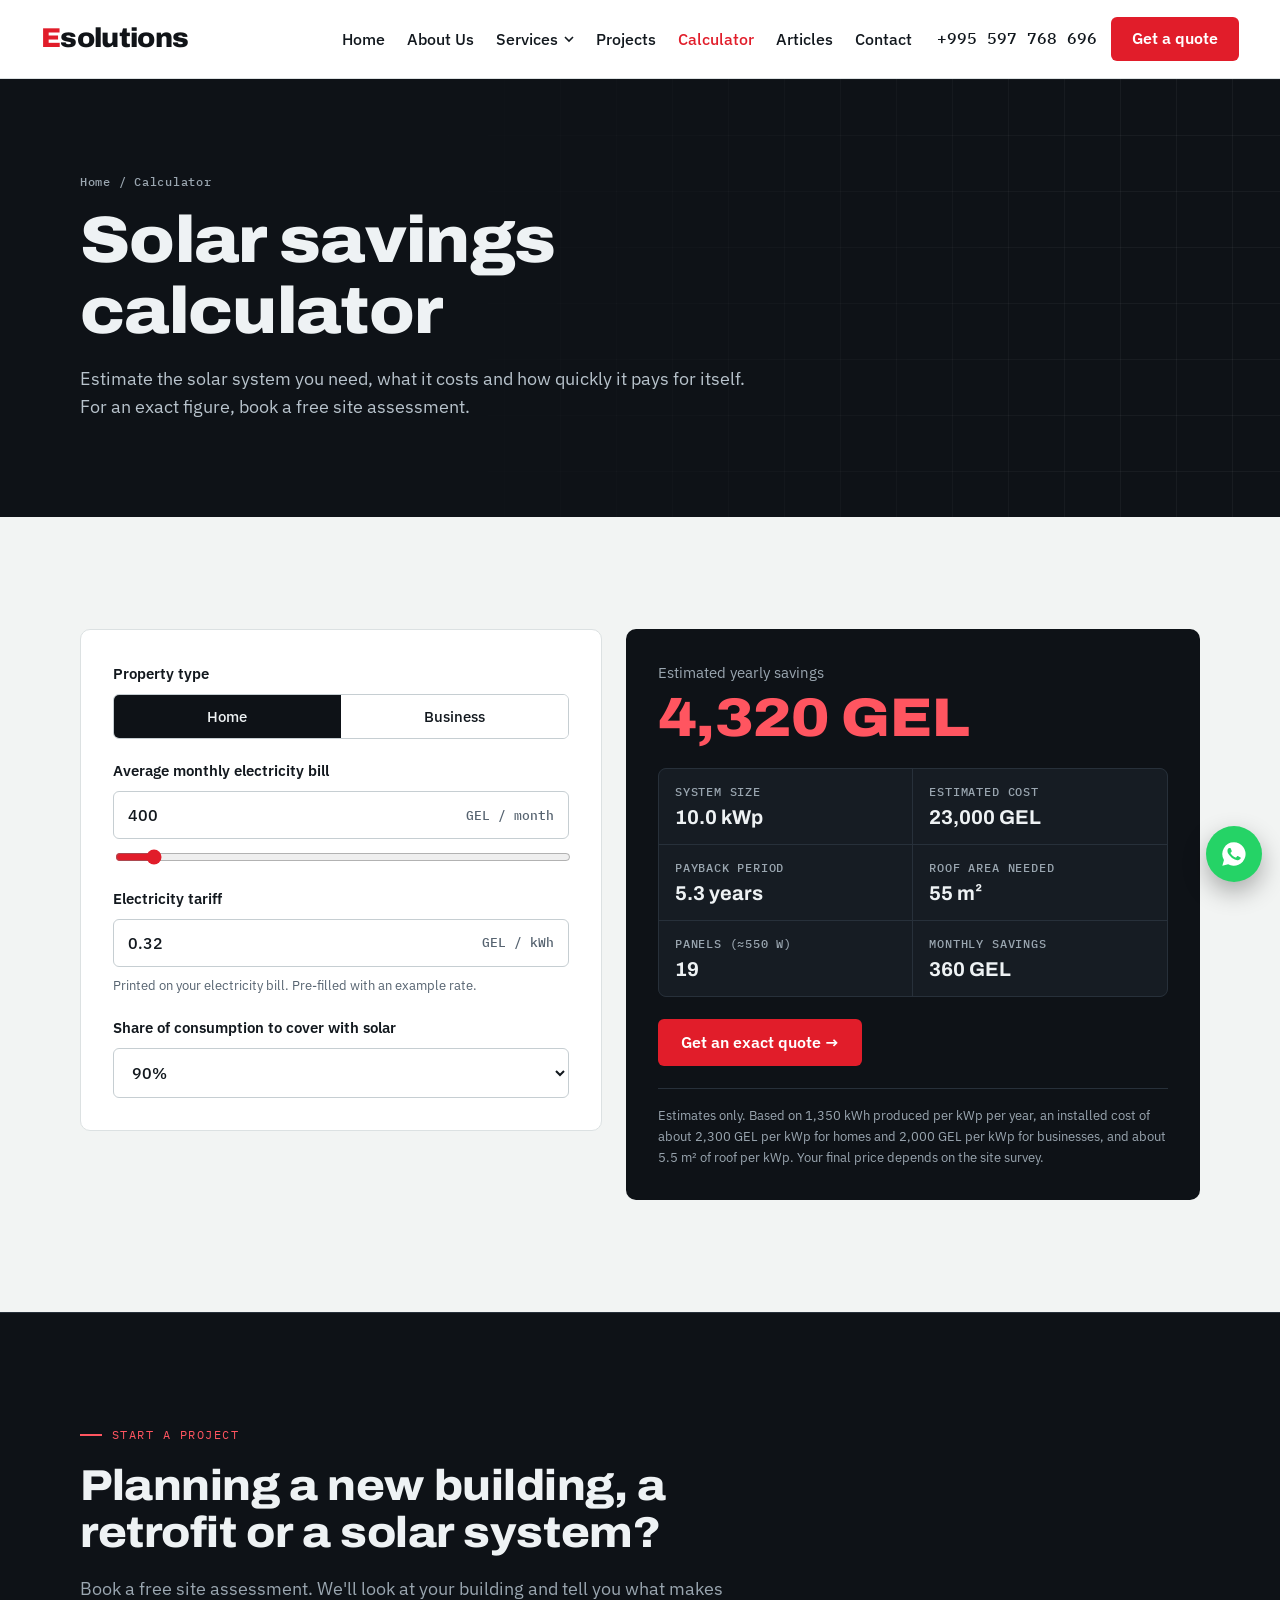
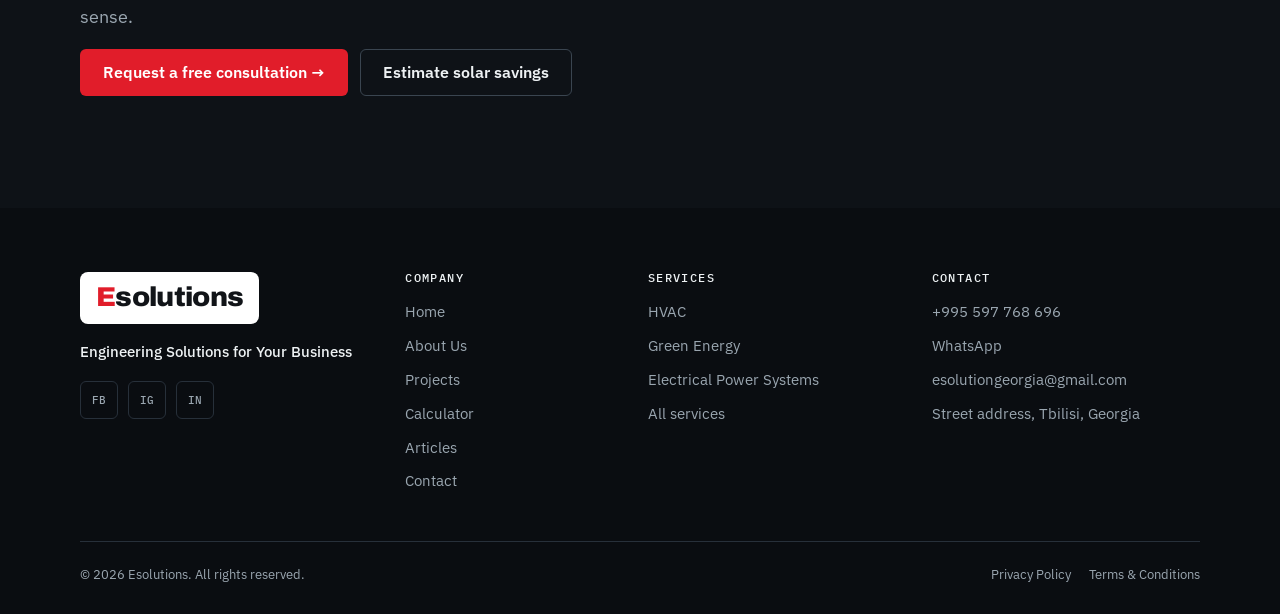
<file: calculator.html>
<!DOCTYPE html>
<html lang="en">
<head>
<meta charset="utf-8">
<meta name="viewport" content="width=device-width, initial-scale=1, viewport-fit=cover">
<title>Solar Savings Calculator — Esolutions</title>
<meta name="description" content="Estimate solar system size, cost, savings and payback for your home or business in Georgia.">
<meta name="theme-color" content="#0E1217">
<meta property="og:type" content="website">
<meta property="og:site_name" content="Esolutions">
<meta property="og:title" content="Solar Savings Calculator — Esolutions">
<meta property="og:description" content="Estimate solar system size, cost, savings and payback for your home or business in Georgia.">
<link rel="icon" href="assets/img/favicon.svg" type="image/svg+xml">
<link rel="preconnect" href="https://fonts.googleapis.com">
<link rel="preconnect" href="https://fonts.gstatic.com" crossorigin>
<link rel="stylesheet" href="https://fonts.googleapis.com/css2?family=Archivo:wdth,wght@62..125,500..900&family=IBM+Plex+Sans:wght@400;500;600&family=IBM+Plex+Mono:wght@500&display=swap">
<link rel="stylesheet" href="assets/css/style.css">
</head>
<body>
<svg width="0" height="0" style="position:absolute" aria-hidden="true">
  <symbol id="i-hvac" viewBox="0 0 24 24"><circle cx="12" cy="12" r="2"/><path d="M12 10c0-4 1-7 4-7 2 0 2 3 0 5M14 12c4 0 7 1 7 4 0 2-3 2-5 0M12 14c0 4-1 7-4 7-2 0-2-3 0-5M10 12c-4 0-7-1-7-4 0-2 3-2 5 0"/></symbol>
  <symbol id="i-green" viewBox="0 0 24 24"><circle cx="12" cy="12" r="4"/><path d="M12 2v2M12 20v2M2 12h2M20 12h2M4.9 4.9l1.4 1.4M17.7 17.7l1.4 1.4M4.9 19.1l1.4-1.4M17.7 6.3l1.4-1.4"/></symbol>
  <symbol id="i-elec" viewBox="0 0 24 24"><path d="M13 2 4 14h7l-1 8 9-12h-7z"/></symbol>
  <symbol id="i-check" viewBox="0 0 24 24"><path d="m5 12 5 5 9-10"/></symbol>
  <symbol id="i-img" viewBox="0 0 24 24"><rect x="3" y="4" width="18" height="16" rx="2"/><circle cx="9" cy="10" r="2"/><path d="m21 16-5-5-9 9"/></symbol>
  <symbol id="i-chev" viewBox="0 0 10 10"><path d="M1 3l4 4 4-4" fill="none" stroke="currentColor" stroke-width="1.6"/></symbol>
</svg>
<a class="skip" href="#main">Skip to content</a>
<header class="site">
  <div class="nav nav-wide">
    <a href="index.html" class="logo" aria-label="Esolutions home"><span class="e">E</span><span class="s">solutions</span></a>
    <ul class="menu"><li><a href="index.html">Home</a></li><li><a href="about.html">About Us</a></li><li class="has-dd" id="svc-dd">
        <button type="button" class="dd-toggle" aria-expanded="false" aria-haspopup="true" id="dd-btn">Services <svg class="chev"><use href="#i-chev"/></svg></button>
        <ul class="dd"><li><a href="hvac.html"><span class="ic c-hvac"><svg><use href="#i-hvac"/></svg></span><span><strong>HVAC</strong><em>Heating, Cooling, Ventilation and Air Conditioning</em></span></a></li><li><a href="green-energy.html"><span class="ic c-green"><svg><use href="#i-green"/></svg></span><span><strong>Green Energy</strong><em>Solar Power Systems, Solar Water Heater Systems</em></span></a></li><li><a href="electrical.html"><span class="ic c-elec"><svg><use href="#i-elec"/></svg></span><span><strong>Electrical Power Systems</strong><em>Residential &amp; Commercial Electrical Systems</em></span></a></li><li><a class="dd-all" href="services.html">View all services →</a></li></ul>
      </li><li><a href="projects.html">Projects</a></li><li><a href="calculator.html" class="active">Calculator</a></li><li><a href="articles.html">Articles</a></li><li><a href="contact.html">Contact</a></li></ul>
    <div class="nav-right">
      <a class="phone" href="tel:+995597768696">+995 597 768 696</a>
      <a href="contact.html" class="btn btn-primary">Get a quote</a>
      <button type="button" class="burger" id="burger" aria-label="Open menu" aria-expanded="false" aria-controls="drawer"><svg width="20" height="20" viewBox="0 0 20 20"><path d="M2 5h16M2 10h16M2 15h16" stroke="currentColor" stroke-width="1.8"/></svg></button>
    </div>
  </div>
  <nav class="drawer" id="drawer" hidden>
    <a href="index.html">Home</a>
    <a href="about.html">About Us</a>
    <button type="button" id="drawer-svc" aria-expanded="false">Services <svg class="chev"><use href="#i-chev"/></svg></button>
    <div class="sub" id="drawer-sub" hidden><a href="services.html">All services</a><a href="hvac.html">HVAC</a><a href="green-energy.html">Green Energy</a><a href="electrical.html">Electrical Power Systems</a></div>
    <a href="projects.html">Projects</a>
    <a href="calculator.html">Calculator</a>
    <a href="articles.html">Articles</a>
    <a href="contact.html">Contact</a>
    <a class="drawer-phone" href="tel:+995597768696">+995 597 768 696</a>
    <a href="contact.html" class="btn btn-primary">Get a quote</a>
  </nav>
</header>
<main id="main">
<div class="phero"><div class="hero-grid"></div><div class="wrap"><div class="phero-inner">
    <div class="crumbs"><a href="index.html">Home</a> / Calculator</div>
    <h1>Solar savings calculator</h1>
    <p class="lead">Estimate the solar system you need, what it costs and how quickly it pays for itself. For an exact figure, book a free site assessment.</p>
  </div></div></div>
  <section class="light sec"><div class="wrap calc">
    <div class="panel">
      <div class="field">
        <span class="lbl">Property type</span>
        <div class="seg" id="c-type"><button type="button" aria-pressed="true" data-t="res">Home</button><button type="button" aria-pressed="false" data-t="com">Business</button></div>
      </div>
      <div class="field">
        <label for="c-bill">Average monthly electricity bill</label>
        <div class="inp"><input id="c-bill" type="number" inputmode="decimal" min="0" value="400"><span>GEL / month</span></div>
        <input id="c-bill-r" type="range" min="50" max="5000" step="10" value="400" aria-label="Monthly bill slider">
      </div>
      <div class="field">
        <label for="c-tariff">Electricity tariff</label>
        <div class="inp"><input id="c-tariff" type="number" inputmode="decimal" step="0.01" min="0.01" value="0.32"><span>GEL / kWh</span></div>
        <span class="hint">Printed on your electricity bill. Pre-filled with an example rate.</span>
      </div>
      <div class="field">
        <label for="c-cover">Share of consumption to cover with solar</label>
        <div class="inp"><select id="c-cover"><option value="0.5">50%</option><option value="0.75">75%</option><option value="0.9" selected>90%</option><option value="1">100%</option></select></div>
      </div>
    </div>
    <div class="results" aria-live="polite">
      <div class="big"><span class="l">Estimated yearly savings</span><span class="v" id="r-save">–</span></div>
      <dl class="kv">
        <div><dt>System size</dt><dd id="r-size">–</dd></div>
        <div><dt>Estimated cost</dt><dd id="r-cost">–</dd></div>
        <div><dt>Payback period</dt><dd id="r-pay">–</dd></div>
        <div><dt>Roof area needed</dt><dd id="r-area">–</dd></div>
        <div><dt>Panels (≈550 W)</dt><dd id="r-panels">–</dd></div>
        <div><dt>Monthly savings</dt><dd id="r-month">–</dd></div>
      </dl>
      <a href="contact.html" class="btn btn-primary" style="justify-self:start">Get an exact quote →</a>
      <p class="assume">Estimates only. Based on 1,350 kWh produced per kWp per year, an installed cost of about 2,300 GEL per kWp for homes and 2,000 GEL per kWp for businesses, and about 5.5 m² of roof per kWp. Your final price depends on the site survey.</p>
    </div>
  </div></section>
<section class="dark sec cta-sec">
  <div class="wrap cta-final">
    <span class="eyebrow">Start a project</span>
    <h2>Planning a new building, a retrofit or a solar system?</h2>
    <p class="lead">Book a free site assessment. We'll look at your building and tell you what makes sense.</p>
    <div class="btns"><a href="contact.html" class="btn btn-primary">Request a free consultation →</a><a href="calculator.html" class="btn btn-ghost">Estimate solar savings</a></div>
  </div>
</section>
</main>
<footer class="site">
  <div class="wrap">
    <div class="fcols">
      <div>
        <span class="logo-plate"><a href="index.html" class="logo" aria-label="Esolutions home"><span class="e">E</span><span class="s">solutions</span></a></span>
        <p class="fslogan">Engineering Solutions for Your Business</p>
        <div class="social"><a href="#" aria-label="Facebook (link to be added)">FB</a><a href="#" aria-label="Instagram (link to be added)">IG</a><a href="#" aria-label="LinkedIn (link to be added)">IN</a></div>
      </div>
      <div><h4>Company</h4><ul><li><a href="index.html">Home</a></li><li><a href="about.html">About Us</a></li><li><a href="projects.html">Projects</a></li><li><a href="calculator.html">Calculator</a></li><li><a href="articles.html">Articles</a></li><li><a href="contact.html">Contact</a></li></ul></div>
      <div><h4>Services</h4><ul><li><a href="hvac.html">HVAC</a></li><li><a href="green-energy.html">Green Energy</a></li><li><a href="electrical.html">Electrical Power Systems</a></li><li><a href="services.html">All services</a></li></ul></div>
      <div><h4>Contact</h4><ul><li><a href="tel:+995597768696">+995 597 768 696</a></li><li><a href="https://wa.me/995597768696" target="_blank" rel="noopener">WhatsApp</a></li><li><a href="mailto:esolutiongeorgia@gmail.com">esolutiongeorgia@gmail.com</a></li><li>Street address, Tbilisi, Georgia</li></ul></div>
    </div>
    <div class="fbottom"><span>© 2026 Esolutions. All rights reserved.</span><nav><a href="#">Privacy Policy</a><a href="#">Terms &amp; Conditions</a></nav></div>
  </div>
</footer>
<a class="chat-fab" href="https://wa.me/995597768696" target="_blank" rel="noopener" aria-label="Chat with Esolutions on WhatsApp"><svg viewBox="0 0 24 24"><path d="M12 2a10 10 0 0 0-8.6 15.1L2 22l5-1.3A10 10 0 1 0 12 2zm5.3 14.1c-.2.6-1.3 1.2-1.8 1.2-.5.1-1 .1-3.3-.8-2.8-1.1-4.5-4-4.7-4.2-.1-.2-1.1-1.5-1.1-2.9s.7-2 1-2.3c.2-.3.5-.3.7-.3h.5c.2 0 .4 0 .6.5l.8 2c.1.2.1.4 0 .5l-.4.6-.4.4c-.1.2-.3.3-.1.6.2.3.8 1.3 1.7 2.1 1.2 1 2.1 1.4 2.4 1.5.3.1.5.1.6-.1l.9-1c.2-.3.4-.2.6-.1l1.9.9c.3.1.5.2.5.3.1.2.1.7-.2 1.3z"/></svg></a>
<script src="assets/js/main.js"></script>
</body>
</html>
</file>
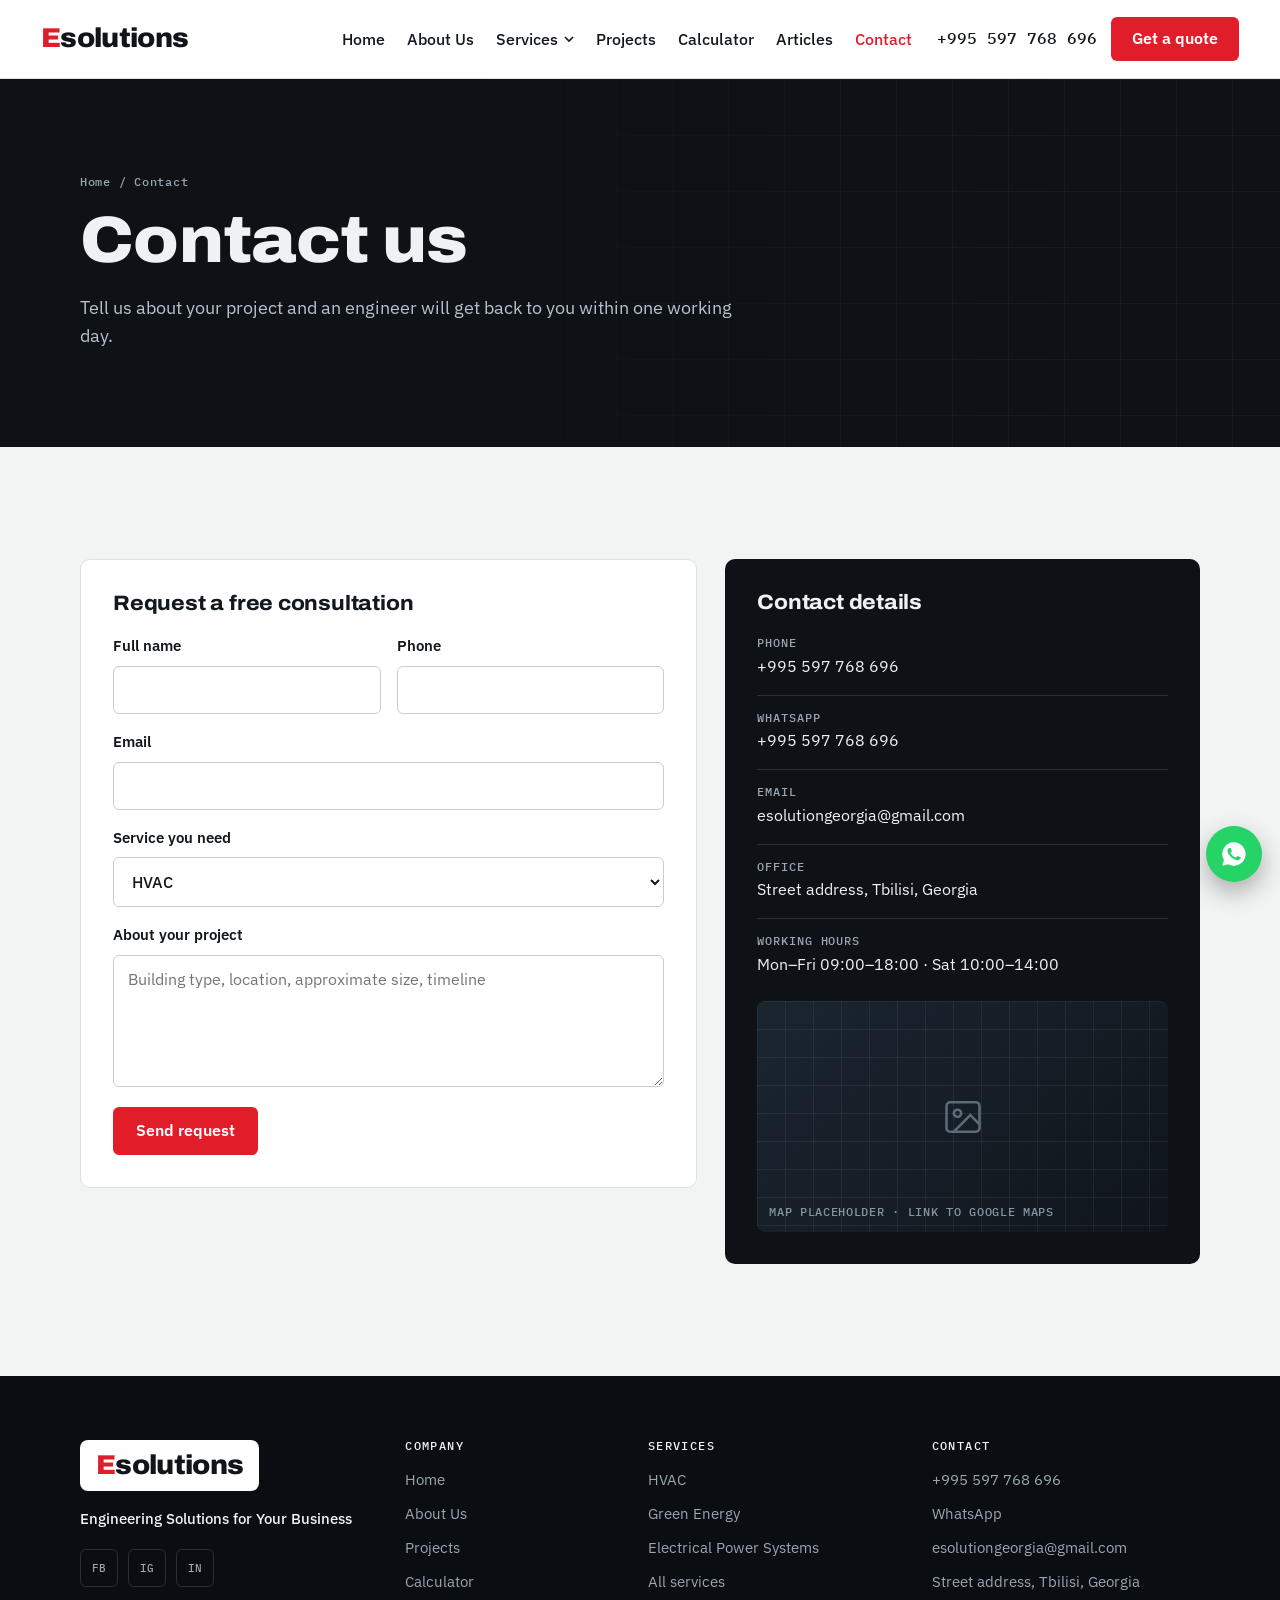
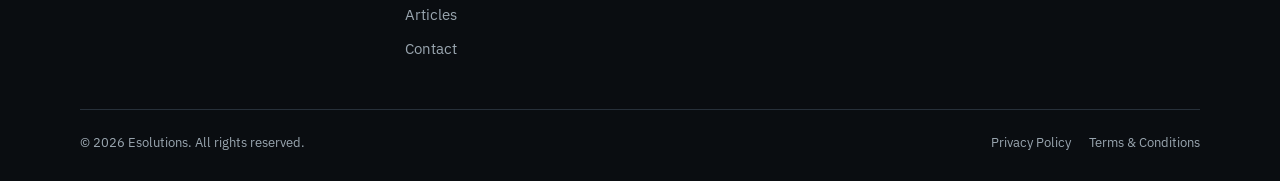
<file: contact.html>
<!DOCTYPE html>
<html lang="en">
<head>
<meta charset="utf-8">
<meta name="viewport" content="width=device-width, initial-scale=1, viewport-fit=cover">
<title>Contact — Esolutions</title>
<meta name="description" content="Contact Esolutions. Phone +995 597 768 696. Request a free consultation.">
<meta name="theme-color" content="#0E1217">
<meta property="og:type" content="website">
<meta property="og:site_name" content="Esolutions">
<meta property="og:title" content="Contact — Esolutions">
<meta property="og:description" content="Contact Esolutions. Phone +995 597 768 696. Request a free consultation.">
<link rel="icon" href="assets/img/favicon.svg" type="image/svg+xml">
<link rel="preconnect" href="https://fonts.googleapis.com">
<link rel="preconnect" href="https://fonts.gstatic.com" crossorigin>
<link rel="stylesheet" href="https://fonts.googleapis.com/css2?family=Archivo:wdth,wght@62..125,500..900&family=IBM+Plex+Sans:wght@400;500;600&family=IBM+Plex+Mono:wght@500&display=swap">
<link rel="stylesheet" href="assets/css/style.css">
</head>
<body>
<svg width="0" height="0" style="position:absolute" aria-hidden="true">
  <symbol id="i-hvac" viewBox="0 0 24 24"><circle cx="12" cy="12" r="2"/><path d="M12 10c0-4 1-7 4-7 2 0 2 3 0 5M14 12c4 0 7 1 7 4 0 2-3 2-5 0M12 14c0 4-1 7-4 7-2 0-2-3 0-5M10 12c-4 0-7-1-7-4 0-2 3-2 5 0"/></symbol>
  <symbol id="i-green" viewBox="0 0 24 24"><circle cx="12" cy="12" r="4"/><path d="M12 2v2M12 20v2M2 12h2M20 12h2M4.9 4.9l1.4 1.4M17.7 17.7l1.4 1.4M4.9 19.1l1.4-1.4M17.7 6.3l1.4-1.4"/></symbol>
  <symbol id="i-elec" viewBox="0 0 24 24"><path d="M13 2 4 14h7l-1 8 9-12h-7z"/></symbol>
  <symbol id="i-check" viewBox="0 0 24 24"><path d="m5 12 5 5 9-10"/></symbol>
  <symbol id="i-img" viewBox="0 0 24 24"><rect x="3" y="4" width="18" height="16" rx="2"/><circle cx="9" cy="10" r="2"/><path d="m21 16-5-5-9 9"/></symbol>
  <symbol id="i-chev" viewBox="0 0 10 10"><path d="M1 3l4 4 4-4" fill="none" stroke="currentColor" stroke-width="1.6"/></symbol>
</svg>
<a class="skip" href="#main">Skip to content</a>
<header class="site">
  <div class="nav nav-wide">
    <a href="index.html" class="logo" aria-label="Esolutions home"><span class="e">E</span><span class="s">solutions</span></a>
    <ul class="menu"><li><a href="index.html">Home</a></li><li><a href="about.html">About Us</a></li><li class="has-dd" id="svc-dd">
        <button type="button" class="dd-toggle" aria-expanded="false" aria-haspopup="true" id="dd-btn">Services <svg class="chev"><use href="#i-chev"/></svg></button>
        <ul class="dd"><li><a href="hvac.html"><span class="ic c-hvac"><svg><use href="#i-hvac"/></svg></span><span><strong>HVAC</strong><em>Heating, Cooling, Ventilation and Air Conditioning</em></span></a></li><li><a href="green-energy.html"><span class="ic c-green"><svg><use href="#i-green"/></svg></span><span><strong>Green Energy</strong><em>Solar Power Systems, Solar Water Heater Systems</em></span></a></li><li><a href="electrical.html"><span class="ic c-elec"><svg><use href="#i-elec"/></svg></span><span><strong>Electrical Power Systems</strong><em>Residential &amp; Commercial Electrical Systems</em></span></a></li><li><a class="dd-all" href="services.html">View all services →</a></li></ul>
      </li><li><a href="projects.html">Projects</a></li><li><a href="calculator.html">Calculator</a></li><li><a href="articles.html">Articles</a></li><li><a href="contact.html" class="active">Contact</a></li></ul>
    <div class="nav-right">
      <a class="phone" href="tel:+995597768696">+995 597 768 696</a>
      <a href="contact.html" class="btn btn-primary">Get a quote</a>
      <button type="button" class="burger" id="burger" aria-label="Open menu" aria-expanded="false" aria-controls="drawer"><svg width="20" height="20" viewBox="0 0 20 20"><path d="M2 5h16M2 10h16M2 15h16" stroke="currentColor" stroke-width="1.8"/></svg></button>
    </div>
  </div>
  <nav class="drawer" id="drawer" hidden>
    <a href="index.html">Home</a>
    <a href="about.html">About Us</a>
    <button type="button" id="drawer-svc" aria-expanded="false">Services <svg class="chev"><use href="#i-chev"/></svg></button>
    <div class="sub" id="drawer-sub" hidden><a href="services.html">All services</a><a href="hvac.html">HVAC</a><a href="green-energy.html">Green Energy</a><a href="electrical.html">Electrical Power Systems</a></div>
    <a href="projects.html">Projects</a>
    <a href="calculator.html">Calculator</a>
    <a href="articles.html">Articles</a>
    <a href="contact.html">Contact</a>
    <a class="drawer-phone" href="tel:+995597768696">+995 597 768 696</a>
    <a href="contact.html" class="btn btn-primary">Get a quote</a>
  </nav>
</header>
<main id="main">
<div class="phero"><div class="hero-grid"></div><div class="wrap"><div class="phero-inner">
    <div class="crumbs"><a href="index.html">Home</a> / Contact</div>
    <h1>Contact us</h1>
    <p class="lead">Tell us about your project and an engineer will get back to you within one working day.</p>
  </div></div></div>
  <section class="light sec"><div class="wrap contact">
    <form class="panel" id="cform" data-endpoint="" novalidate>
      <h3>Request a free consultation</h3>
      <div class="form-grid">
        <div class="field"><label for="f-name">Full name</label><div class="inp"><input id="f-name" name="name" required autocomplete="name"></div></div>
        <div class="field"><label for="f-phone">Phone</label><div class="inp"><input id="f-phone" name="phone" type="tel" autocomplete="tel"></div></div>
        <div class="field full"><label for="f-email">Email</label><div class="inp"><input id="f-email" name="email" type="email" autocomplete="email"></div></div>
        <div class="field full"><label for="f-svc">Service you need</label><div class="inp"><select id="f-svc" name="service"><option>HVAC</option><option>Green Energy</option><option>Electrical Power Systems</option><option>Several / not sure yet</option></select></div></div>
        <div class="field full"><label for="f-msg">About your project</label><div class="inp"><textarea id="f-msg" name="message" placeholder="Building type, location, approximate size, timeline"></textarea></div></div>
      </div>
      <button class="btn btn-primary" type="submit" style="justify-self:start">Send request</button>
      <p class="form-note" id="f-note" role="status" hidden></p>
    </form>
    <div class="results" style="gap:0">
      <h3 style="margin-bottom:8px">Contact details</h3>
      <dl style="margin:0">
        <div class="info"><dt>Phone</dt><dd><a href="tel:+995597768696">+995 597 768 696</a></dd></div>
        <div class="info"><dt>WhatsApp</dt><dd><a href="https://wa.me/995597768696" target="_blank" rel="noopener">+995 597 768 696</a></dd></div>
        <div class="info"><dt>Email</dt><dd><a href="mailto:esolutiongeorgia@gmail.com">esolutiongeorgia@gmail.com</a></dd></div>
        <div class="info"><dt>Office</dt><dd>Street address, Tbilisi, Georgia</dd></div>
        <div class="info"><dt>Working hours</dt><dd>Mon–Fri 09:00–18:00 · Sat 10:00–14:00</dd></div>
      </dl>
      <div class="ph map-ph"><svg><use href="#i-img"/></svg><span class="cap">Map placeholder · link to Google Maps</span></div>
    </div>
  </div></section>

</main>
<footer class="site">
  <div class="wrap">
    <div class="fcols">
      <div>
        <span class="logo-plate"><a href="index.html" class="logo" aria-label="Esolutions home"><span class="e">E</span><span class="s">solutions</span></a></span>
        <p class="fslogan">Engineering Solutions for Your Business</p>
        <div class="social"><a href="#" aria-label="Facebook (link to be added)">FB</a><a href="#" aria-label="Instagram (link to be added)">IG</a><a href="#" aria-label="LinkedIn (link to be added)">IN</a></div>
      </div>
      <div><h4>Company</h4><ul><li><a href="index.html">Home</a></li><li><a href="about.html">About Us</a></li><li><a href="projects.html">Projects</a></li><li><a href="calculator.html">Calculator</a></li><li><a href="articles.html">Articles</a></li><li><a href="contact.html">Contact</a></li></ul></div>
      <div><h4>Services</h4><ul><li><a href="hvac.html">HVAC</a></li><li><a href="green-energy.html">Green Energy</a></li><li><a href="electrical.html">Electrical Power Systems</a></li><li><a href="services.html">All services</a></li></ul></div>
      <div><h4>Contact</h4><ul><li><a href="tel:+995597768696">+995 597 768 696</a></li><li><a href="https://wa.me/995597768696" target="_blank" rel="noopener">WhatsApp</a></li><li><a href="mailto:esolutiongeorgia@gmail.com">esolutiongeorgia@gmail.com</a></li><li>Street address, Tbilisi, Georgia</li></ul></div>
    </div>
    <div class="fbottom"><span>© 2026 Esolutions. All rights reserved.</span><nav><a href="#">Privacy Policy</a><a href="#">Terms &amp; Conditions</a></nav></div>
  </div>
</footer>
<a class="chat-fab" href="https://wa.me/995597768696" target="_blank" rel="noopener" aria-label="Chat with Esolutions on WhatsApp"><svg viewBox="0 0 24 24"><path d="M12 2a10 10 0 0 0-8.6 15.1L2 22l5-1.3A10 10 0 1 0 12 2zm5.3 14.1c-.2.6-1.3 1.2-1.8 1.2-.5.1-1 .1-3.3-.8-2.8-1.1-4.5-4-4.7-4.2-.1-.2-1.1-1.5-1.1-2.9s.7-2 1-2.3c.2-.3.5-.3.7-.3h.5c.2 0 .4 0 .6.5l.8 2c.1.2.1.4 0 .5l-.4.6-.4.4c-.1.2-.3.3-.1.6.2.3.8 1.3 1.7 2.1 1.2 1 2.1 1.4 2.4 1.5.3.1.5.1.6-.1l.9-1c.2-.3.4-.2.6-.1l1.9.9c.3.1.5.2.5.3.1.2.1.7-.2 1.3z"/></svg></a>
<script src="assets/js/main.js"></script>
</body>
</html>
</file>
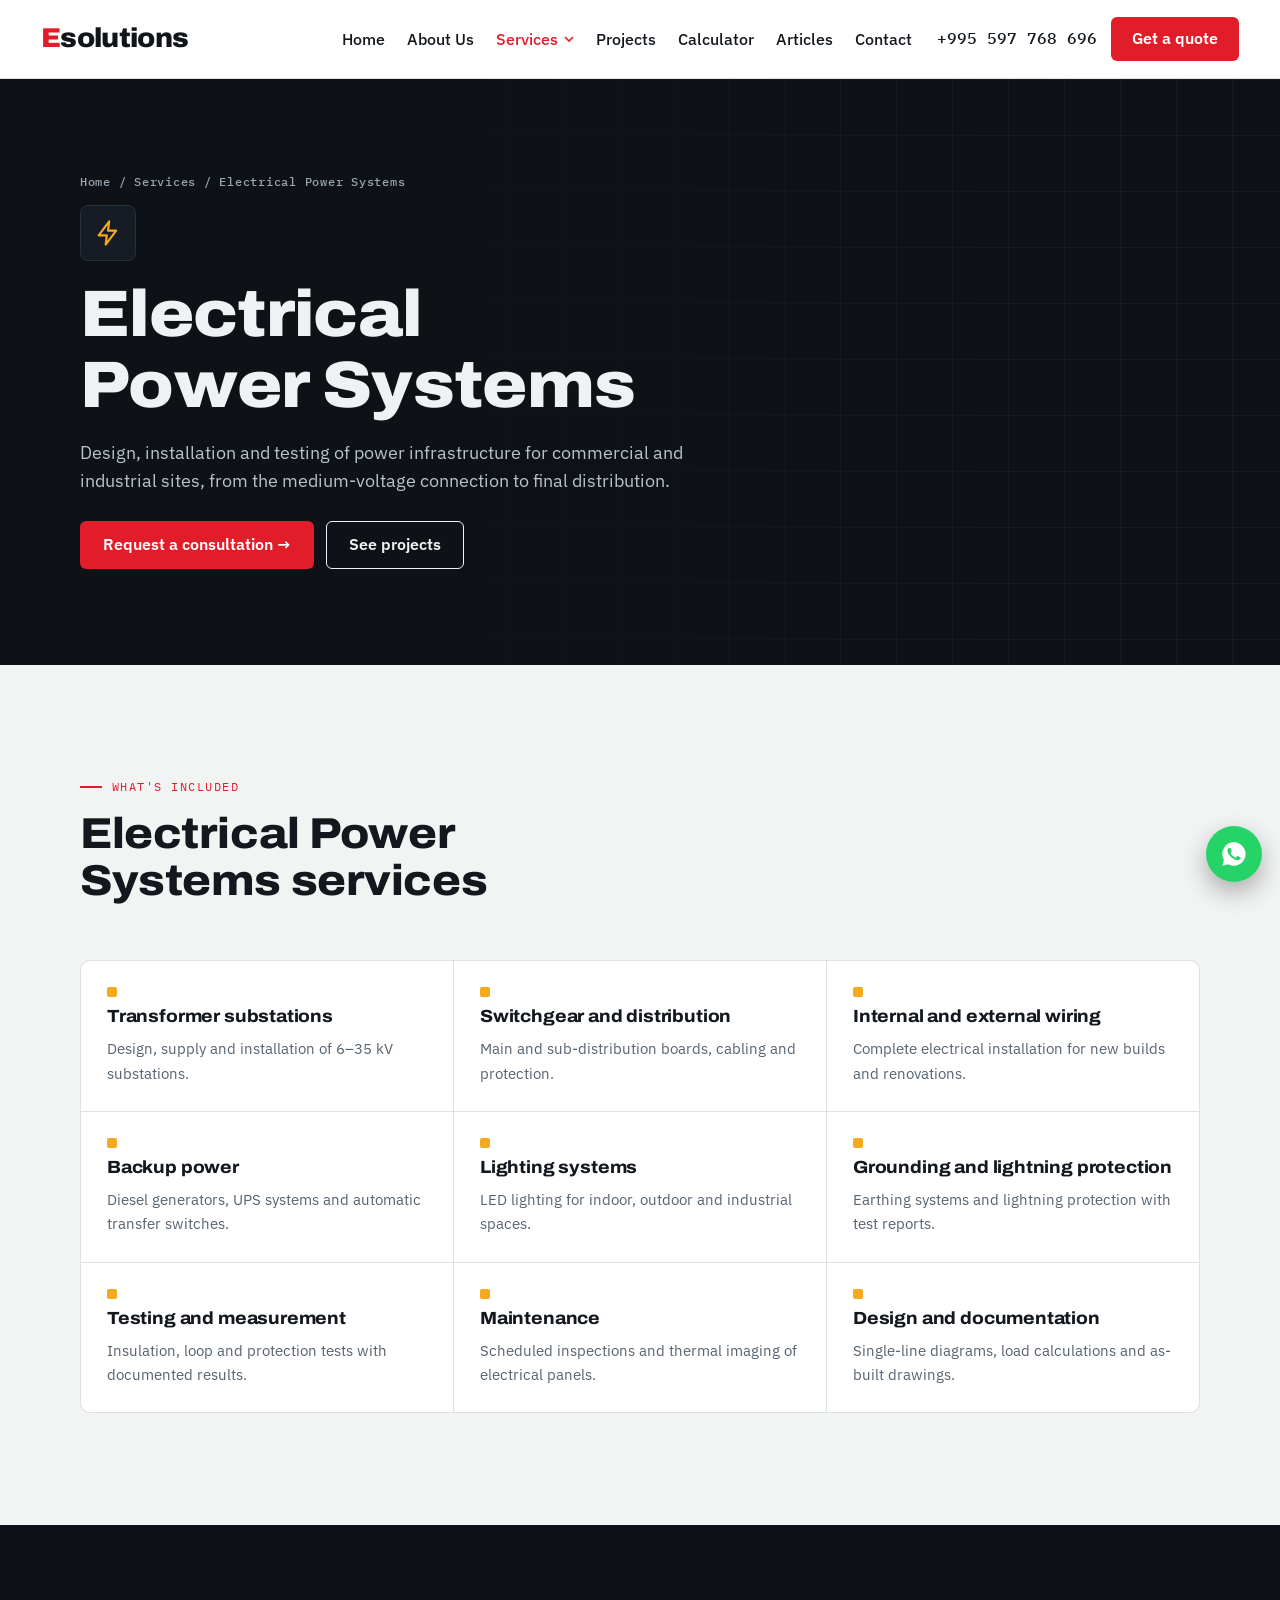
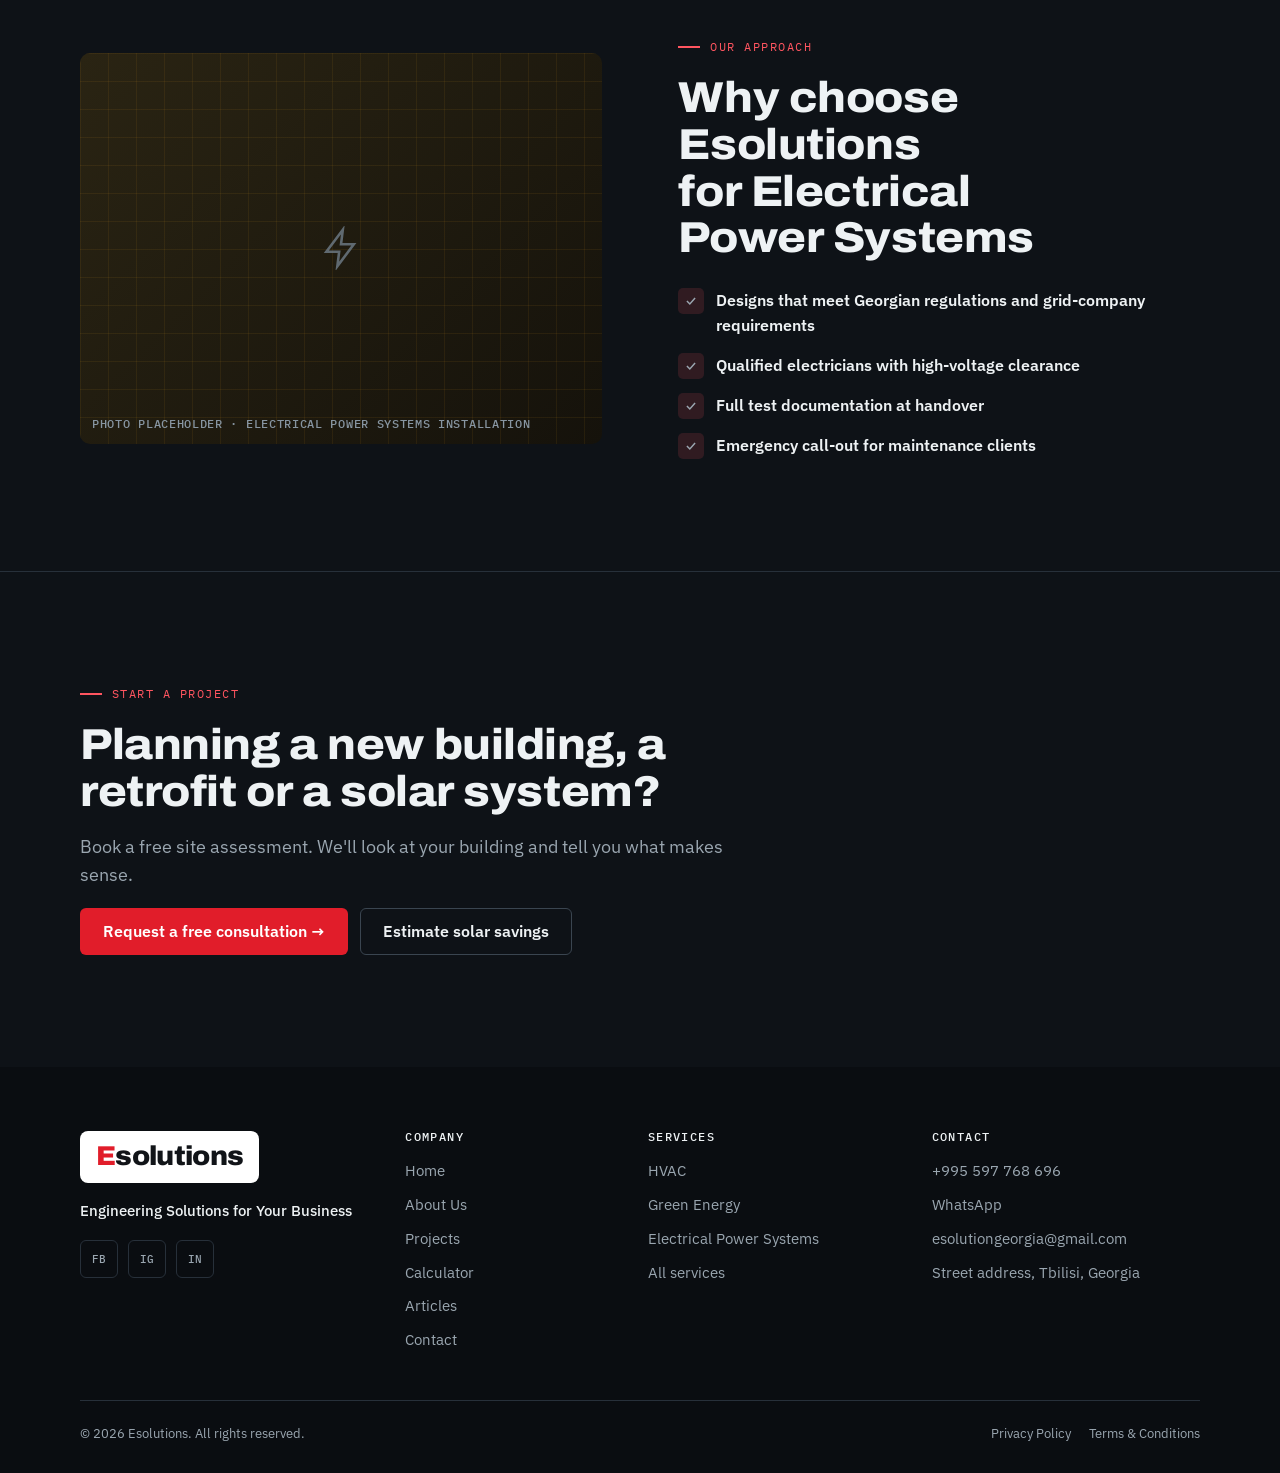
<file: electrical.html>
<!DOCTYPE html>
<html lang="en">
<head>
<meta charset="utf-8">
<meta name="viewport" content="width=device-width, initial-scale=1, viewport-fit=cover">
<title>Electrical Power Systems — Esolutions</title>
<meta name="description" content="Electrical Power Systems by Esolutions: Design, installation and testing of power infrastructure for commercial and industrial sites, from the medium-voltage connection to final distribution.">
<meta name="theme-color" content="#0E1217">
<meta property="og:type" content="website">
<meta property="og:site_name" content="Esolutions">
<meta property="og:title" content="Electrical Power Systems — Esolutions">
<meta property="og:description" content="Electrical Power Systems by Esolutions: Design, installation and testing of power infrastructure for commercial and industrial sites, from the medium-voltage connection to final distribution.">
<link rel="icon" href="assets/img/favicon.svg" type="image/svg+xml">
<link rel="preconnect" href="https://fonts.googleapis.com">
<link rel="preconnect" href="https://fonts.gstatic.com" crossorigin>
<link rel="stylesheet" href="https://fonts.googleapis.com/css2?family=Archivo:wdth,wght@62..125,500..900&family=IBM+Plex+Sans:wght@400;500;600&family=IBM+Plex+Mono:wght@500&display=swap">
<link rel="stylesheet" href="assets/css/style.css">
</head>
<body>
<svg width="0" height="0" style="position:absolute" aria-hidden="true">
  <symbol id="i-hvac" viewBox="0 0 24 24"><circle cx="12" cy="12" r="2"/><path d="M12 10c0-4 1-7 4-7 2 0 2 3 0 5M14 12c4 0 7 1 7 4 0 2-3 2-5 0M12 14c0 4-1 7-4 7-2 0-2-3 0-5M10 12c-4 0-7-1-7-4 0-2 3-2 5 0"/></symbol>
  <symbol id="i-green" viewBox="0 0 24 24"><circle cx="12" cy="12" r="4"/><path d="M12 2v2M12 20v2M2 12h2M20 12h2M4.9 4.9l1.4 1.4M17.7 17.7l1.4 1.4M4.9 19.1l1.4-1.4M17.7 6.3l1.4-1.4"/></symbol>
  <symbol id="i-elec" viewBox="0 0 24 24"><path d="M13 2 4 14h7l-1 8 9-12h-7z"/></symbol>
  <symbol id="i-check" viewBox="0 0 24 24"><path d="m5 12 5 5 9-10"/></symbol>
  <symbol id="i-img" viewBox="0 0 24 24"><rect x="3" y="4" width="18" height="16" rx="2"/><circle cx="9" cy="10" r="2"/><path d="m21 16-5-5-9 9"/></symbol>
  <symbol id="i-chev" viewBox="0 0 10 10"><path d="M1 3l4 4 4-4" fill="none" stroke="currentColor" stroke-width="1.6"/></symbol>
</svg>
<a class="skip" href="#main">Skip to content</a>
<header class="site">
  <div class="nav nav-wide">
    <a href="index.html" class="logo" aria-label="Esolutions home"><span class="e">E</span><span class="s">solutions</span></a>
    <ul class="menu"><li><a href="index.html">Home</a></li><li><a href="about.html">About Us</a></li><li class="has-dd active" id="svc-dd">
        <button type="button" class="dd-toggle" aria-expanded="false" aria-haspopup="true" id="dd-btn">Services <svg class="chev"><use href="#i-chev"/></svg></button>
        <ul class="dd"><li><a href="hvac.html"><span class="ic c-hvac"><svg><use href="#i-hvac"/></svg></span><span><strong>HVAC</strong><em>Heating, Cooling, Ventilation and Air Conditioning</em></span></a></li><li><a href="green-energy.html"><span class="ic c-green"><svg><use href="#i-green"/></svg></span><span><strong>Green Energy</strong><em>Solar Power Systems, Solar Water Heater Systems</em></span></a></li><li><a href="electrical.html"><span class="ic c-elec"><svg><use href="#i-elec"/></svg></span><span><strong>Electrical Power Systems</strong><em>Residential &amp; Commercial Electrical Systems</em></span></a></li><li><a class="dd-all" href="services.html">View all services →</a></li></ul>
      </li><li><a href="projects.html">Projects</a></li><li><a href="calculator.html">Calculator</a></li><li><a href="articles.html">Articles</a></li><li><a href="contact.html">Contact</a></li></ul>
    <div class="nav-right">
      <a class="phone" href="tel:+995597768696">+995 597 768 696</a>
      <a href="contact.html" class="btn btn-primary">Get a quote</a>
      <button type="button" class="burger" id="burger" aria-label="Open menu" aria-expanded="false" aria-controls="drawer"><svg width="20" height="20" viewBox="0 0 20 20"><path d="M2 5h16M2 10h16M2 15h16" stroke="currentColor" stroke-width="1.8"/></svg></button>
    </div>
  </div>
  <nav class="drawer" id="drawer" hidden>
    <a href="index.html">Home</a>
    <a href="about.html">About Us</a>
    <button type="button" id="drawer-svc" aria-expanded="false">Services <svg class="chev"><use href="#i-chev"/></svg></button>
    <div class="sub" id="drawer-sub" hidden><a href="services.html">All services</a><a href="hvac.html">HVAC</a><a href="green-energy.html">Green Energy</a><a href="electrical.html">Electrical Power Systems</a></div>
    <a href="projects.html">Projects</a>
    <a href="calculator.html">Calculator</a>
    <a href="articles.html">Articles</a>
    <a href="contact.html">Contact</a>
    <a class="drawer-phone" href="tel:+995597768696">+995 597 768 696</a>
    <a href="contact.html" class="btn btn-primary">Get a quote</a>
  </nav>
</header>
<main id="main">
<div class="phero"><div class="hero-grid"></div><div class="wrap"><div class="phero-inner">
    <div class="crumbs"><a href="index.html">Home</a> / <a href="services.html">Services</a> / Electrical Power Systems</div><span class="ic" style="color:var(--elec)"><svg><use href="#i-elec"/></svg></span>
    <h1>Electrical Power Systems</h1>
    <p class="lead">Design, installation and testing of power infrastructure for commercial and industrial sites, from the medium-voltage connection to final distribution.</p>
    <div class="hero-actions"><a href="contact.html" class="btn btn-primary">Request a consultation →</a><a href="projects.html" class="btn btn-ghost">See projects</a></div>
  </div></div></div>
  <section class="light sec"><div class="wrap">
    <div class="sec-head"><span class="eyebrow">What's included</span><h2>Electrical Power Systems services</h2></div>
    <div class="subs"><div class="sub"><span class="k" style="background:var(--elec)"></span><h3>Transformer substations</h3><p>Design, supply and installation of 6–35 kV substations.</p></div><div class="sub"><span class="k" style="background:var(--elec)"></span><h3>Switchgear and distribution</h3><p>Main and sub-distribution boards, cabling and protection.</p></div><div class="sub"><span class="k" style="background:var(--elec)"></span><h3>Internal and external wiring</h3><p>Complete electrical installation for new builds and renovations.</p></div><div class="sub"><span class="k" style="background:var(--elec)"></span><h3>Backup power</h3><p>Diesel generators, UPS systems and automatic transfer switches.</p></div><div class="sub"><span class="k" style="background:var(--elec)"></span><h3>Lighting systems</h3><p>LED lighting for indoor, outdoor and industrial spaces.</p></div><div class="sub"><span class="k" style="background:var(--elec)"></span><h3>Grounding and lightning protection</h3><p>Earthing systems and lightning protection with test reports.</p></div><div class="sub"><span class="k" style="background:var(--elec)"></span><h3>Testing and measurement</h3><p>Insulation, loop and protection tests with documented results.</p></div><div class="sub"><span class="k" style="background:var(--elec)"></span><h3>Maintenance</h3><p>Scheduled inspections and thermal imaging of electrical panels.</p></div><div class="sub"><span class="k" style="background:var(--elec)"></span><h3>Design and documentation</h3><p>Single-line diagrams, load calculations and as-built drawings.</p></div></div>
  </div></section>
  <section class="dark sec"><div class="wrap split">
    <div class="ph t-elec "><svg><use href="#i-elec"/></svg><span class="cap">Photo placeholder · electrical power systems installation</span></div>
    <div class="stack"><span class="eyebrow">Our approach</span><h2>Why choose Esolutions for Electrical Power Systems</h2>
    <ul class="checks"><li><span class="tick"><svg><use href="#i-check"/></svg></span><div><strong>Designs that meet Georgian regulations and grid-company requirements</strong></div></li><li><span class="tick"><svg><use href="#i-check"/></svg></span><div><strong>Qualified electricians with high-voltage clearance</strong></div></li><li><span class="tick"><svg><use href="#i-check"/></svg></span><div><strong>Full test documentation at handover</strong></div></li><li><span class="tick"><svg><use href="#i-check"/></svg></span><div><strong>Emergency call-out for maintenance clients</strong></div></li></ul></div>
  </div></section>
<section class="dark sec cta-sec">
  <div class="wrap cta-final">
    <span class="eyebrow">Start a project</span>
    <h2>Planning a new building, a retrofit or a solar system?</h2>
    <p class="lead">Book a free site assessment. We'll look at your building and tell you what makes sense.</p>
    <div class="btns"><a href="contact.html" class="btn btn-primary">Request a free consultation →</a><a href="calculator.html" class="btn btn-ghost">Estimate solar savings</a></div>
  </div>
</section>
</main>
<footer class="site">
  <div class="wrap">
    <div class="fcols">
      <div>
        <span class="logo-plate"><a href="index.html" class="logo" aria-label="Esolutions home"><span class="e">E</span><span class="s">solutions</span></a></span>
        <p class="fslogan">Engineering Solutions for Your Business</p>
        <div class="social"><a href="#" aria-label="Facebook (link to be added)">FB</a><a href="#" aria-label="Instagram (link to be added)">IG</a><a href="#" aria-label="LinkedIn (link to be added)">IN</a></div>
      </div>
      <div><h4>Company</h4><ul><li><a href="index.html">Home</a></li><li><a href="about.html">About Us</a></li><li><a href="projects.html">Projects</a></li><li><a href="calculator.html">Calculator</a></li><li><a href="articles.html">Articles</a></li><li><a href="contact.html">Contact</a></li></ul></div>
      <div><h4>Services</h4><ul><li><a href="hvac.html">HVAC</a></li><li><a href="green-energy.html">Green Energy</a></li><li><a href="electrical.html">Electrical Power Systems</a></li><li><a href="services.html">All services</a></li></ul></div>
      <div><h4>Contact</h4><ul><li><a href="tel:+995597768696">+995 597 768 696</a></li><li><a href="https://wa.me/995597768696" target="_blank" rel="noopener">WhatsApp</a></li><li><a href="mailto:esolutiongeorgia@gmail.com">esolutiongeorgia@gmail.com</a></li><li>Street address, Tbilisi, Georgia</li></ul></div>
    </div>
    <div class="fbottom"><span>© 2026 Esolutions. All rights reserved.</span><nav><a href="#">Privacy Policy</a><a href="#">Terms &amp; Conditions</a></nav></div>
  </div>
</footer>
<a class="chat-fab" href="https://wa.me/995597768696" target="_blank" rel="noopener" aria-label="Chat with Esolutions on WhatsApp"><svg viewBox="0 0 24 24"><path d="M12 2a10 10 0 0 0-8.6 15.1L2 22l5-1.3A10 10 0 1 0 12 2zm5.3 14.1c-.2.6-1.3 1.2-1.8 1.2-.5.1-1 .1-3.3-.8-2.8-1.1-4.5-4-4.7-4.2-.1-.2-1.1-1.5-1.1-2.9s.7-2 1-2.3c.2-.3.5-.3.7-.3h.5c.2 0 .4 0 .6.5l.8 2c.1.2.1.4 0 .5l-.4.6-.4.4c-.1.2-.3.3-.1.6.2.3.8 1.3 1.7 2.1 1.2 1 2.1 1.4 2.4 1.5.3.1.5.1.6-.1l.9-1c.2-.3.4-.2.6-.1l1.9.9c.3.1.5.2.5.3.1.2.1.7-.2 1.3z"/></svg></a>
<script src="assets/js/main.js"></script>
</body>
</html>
</file>
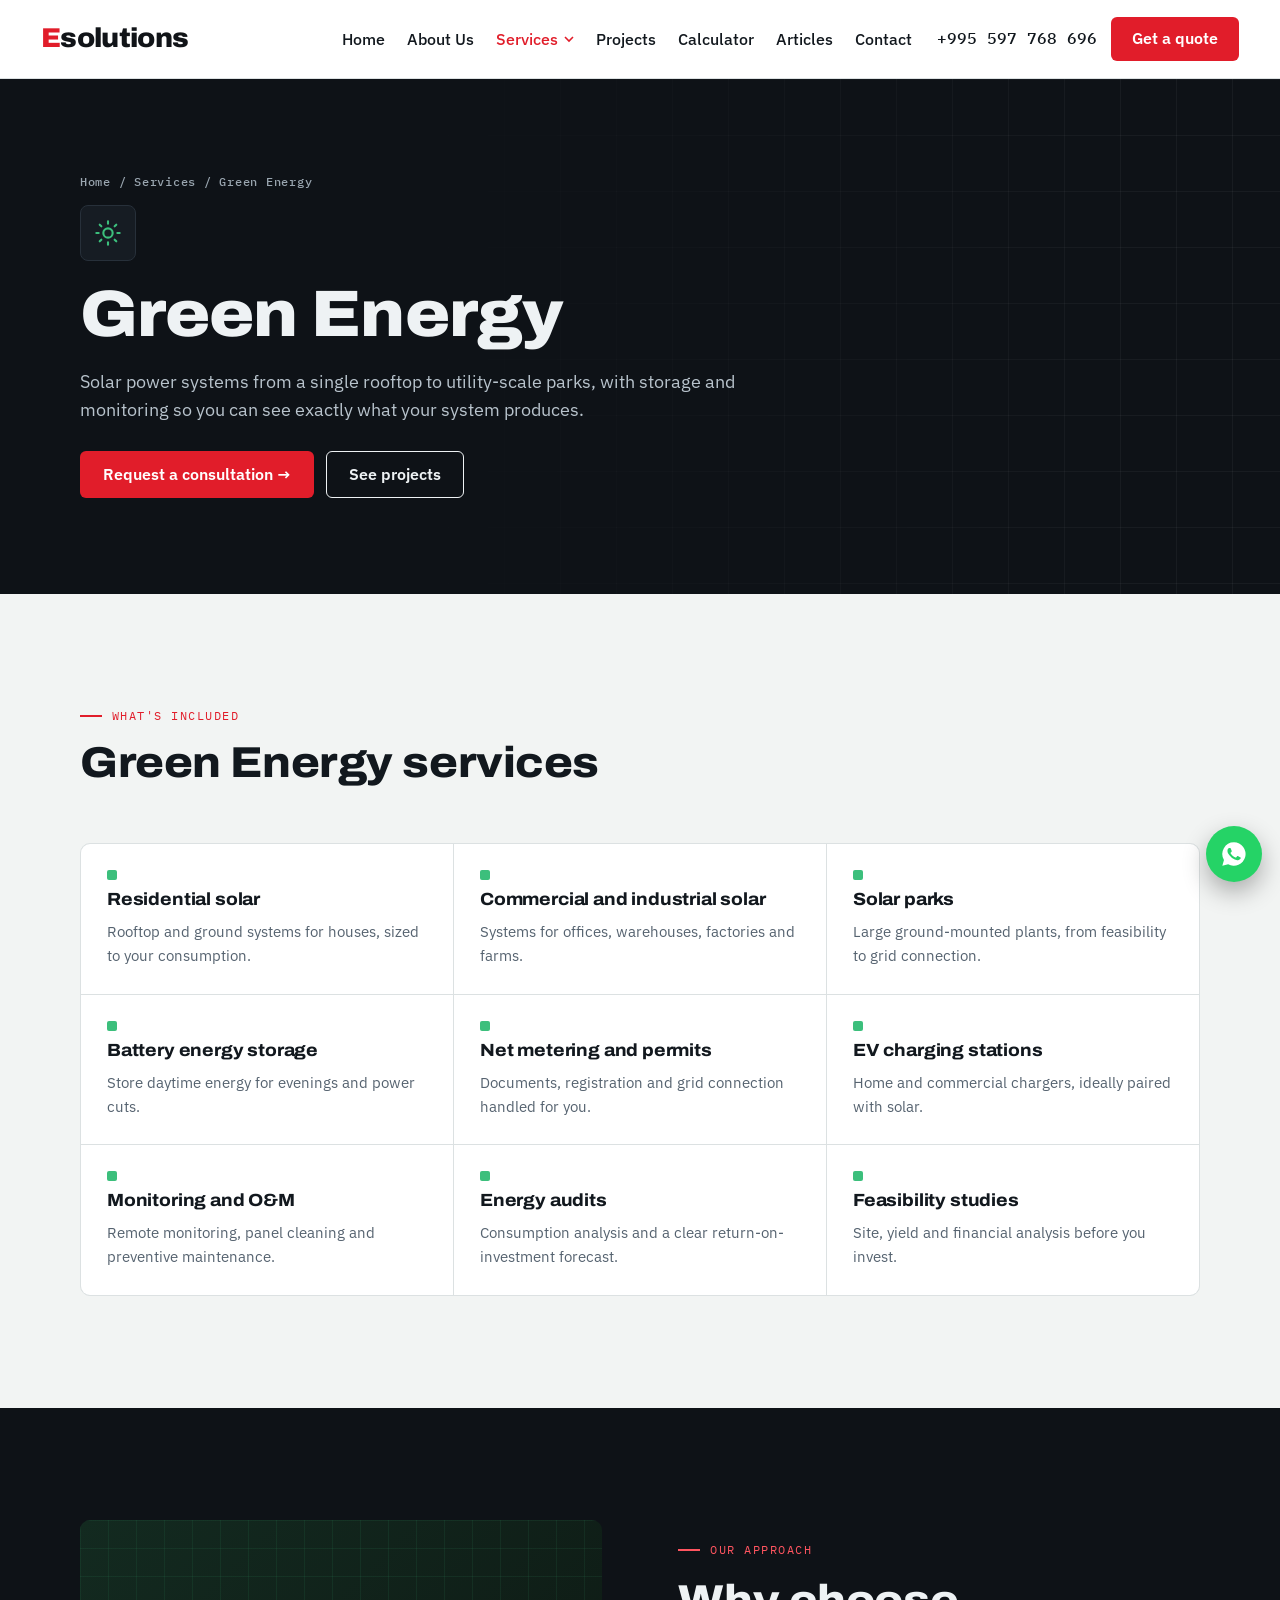
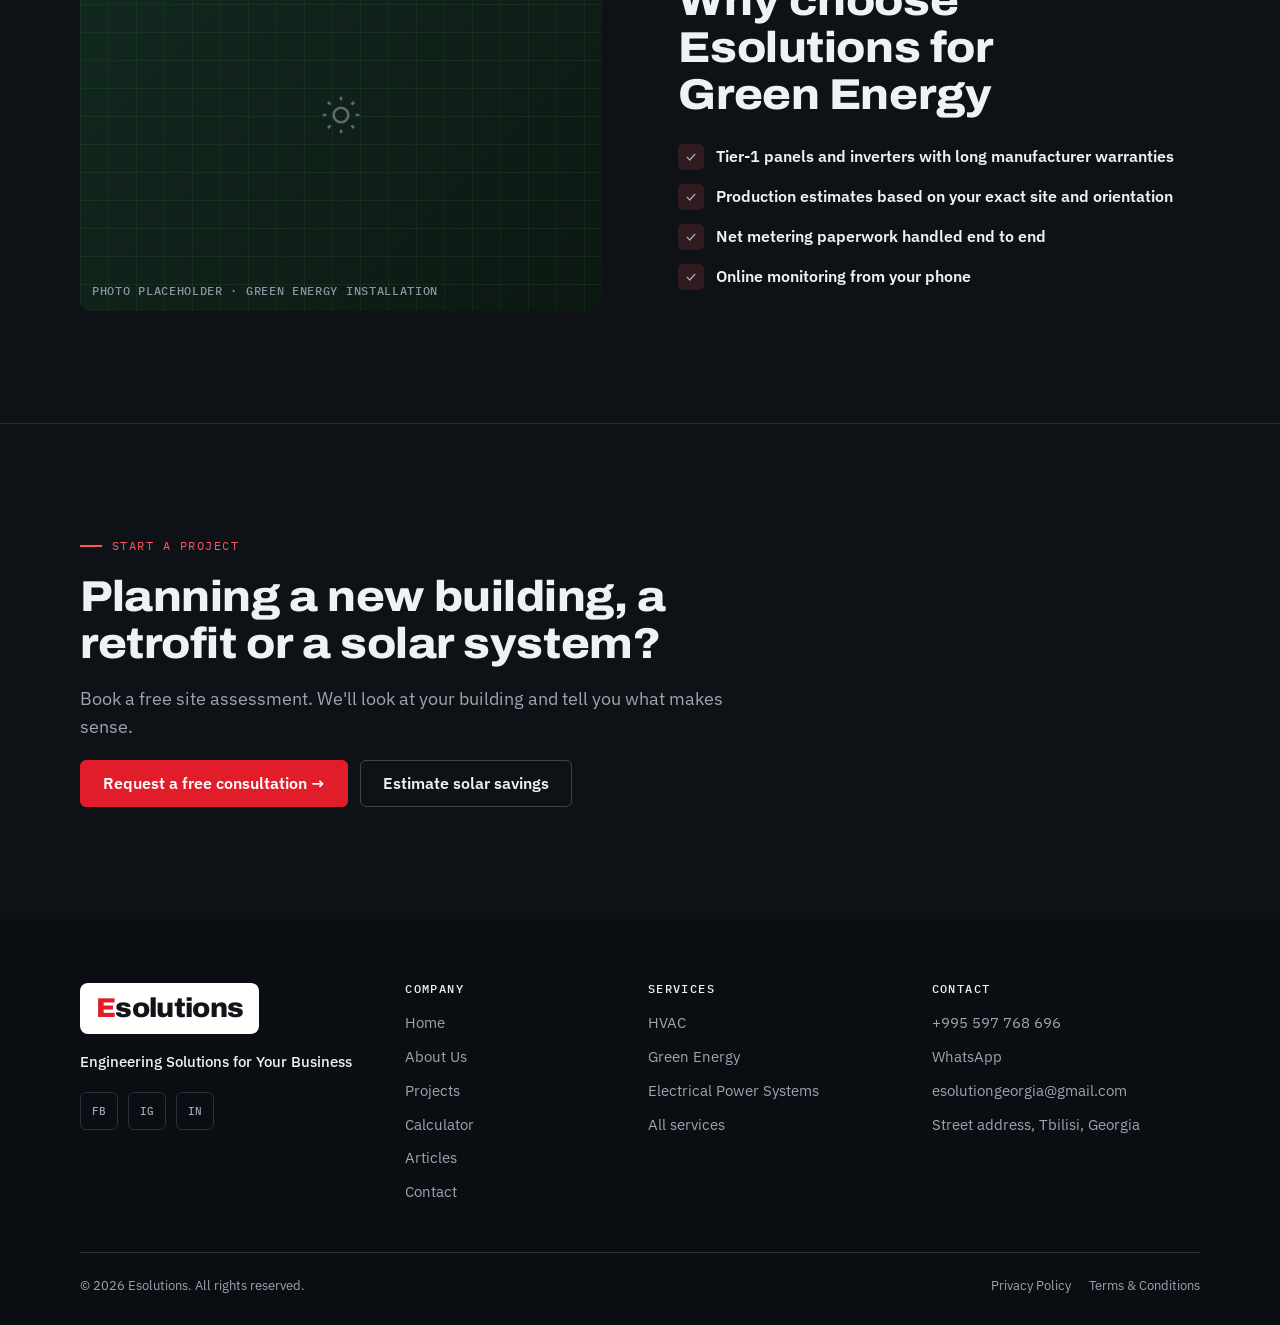
<file: green-energy.html>
<!DOCTYPE html>
<html lang="en">
<head>
<meta charset="utf-8">
<meta name="viewport" content="width=device-width, initial-scale=1, viewport-fit=cover">
<title>Green Energy — Esolutions</title>
<meta name="description" content="Green Energy by Esolutions: Solar power systems from a single rooftop to utility-scale parks, with storage and monitoring so you can see exactly what your system produces.">
<meta name="theme-color" content="#0E1217">
<meta property="og:type" content="website">
<meta property="og:site_name" content="Esolutions">
<meta property="og:title" content="Green Energy — Esolutions">
<meta property="og:description" content="Green Energy by Esolutions: Solar power systems from a single rooftop to utility-scale parks, with storage and monitoring so you can see exactly what your system produces.">
<link rel="icon" href="assets/img/favicon.svg" type="image/svg+xml">
<link rel="preconnect" href="https://fonts.googleapis.com">
<link rel="preconnect" href="https://fonts.gstatic.com" crossorigin>
<link rel="stylesheet" href="https://fonts.googleapis.com/css2?family=Archivo:wdth,wght@62..125,500..900&family=IBM+Plex+Sans:wght@400;500;600&family=IBM+Plex+Mono:wght@500&display=swap">
<link rel="stylesheet" href="assets/css/style.css">
</head>
<body>
<svg width="0" height="0" style="position:absolute" aria-hidden="true">
  <symbol id="i-hvac" viewBox="0 0 24 24"><circle cx="12" cy="12" r="2"/><path d="M12 10c0-4 1-7 4-7 2 0 2 3 0 5M14 12c4 0 7 1 7 4 0 2-3 2-5 0M12 14c0 4-1 7-4 7-2 0-2-3 0-5M10 12c-4 0-7-1-7-4 0-2 3-2 5 0"/></symbol>
  <symbol id="i-green" viewBox="0 0 24 24"><circle cx="12" cy="12" r="4"/><path d="M12 2v2M12 20v2M2 12h2M20 12h2M4.9 4.9l1.4 1.4M17.7 17.7l1.4 1.4M4.9 19.1l1.4-1.4M17.7 6.3l1.4-1.4"/></symbol>
  <symbol id="i-elec" viewBox="0 0 24 24"><path d="M13 2 4 14h7l-1 8 9-12h-7z"/></symbol>
  <symbol id="i-check" viewBox="0 0 24 24"><path d="m5 12 5 5 9-10"/></symbol>
  <symbol id="i-img" viewBox="0 0 24 24"><rect x="3" y="4" width="18" height="16" rx="2"/><circle cx="9" cy="10" r="2"/><path d="m21 16-5-5-9 9"/></symbol>
  <symbol id="i-chev" viewBox="0 0 10 10"><path d="M1 3l4 4 4-4" fill="none" stroke="currentColor" stroke-width="1.6"/></symbol>
</svg>
<a class="skip" href="#main">Skip to content</a>
<header class="site">
  <div class="nav nav-wide">
    <a href="index.html" class="logo" aria-label="Esolutions home"><span class="e">E</span><span class="s">solutions</span></a>
    <ul class="menu"><li><a href="index.html">Home</a></li><li><a href="about.html">About Us</a></li><li class="has-dd active" id="svc-dd">
        <button type="button" class="dd-toggle" aria-expanded="false" aria-haspopup="true" id="dd-btn">Services <svg class="chev"><use href="#i-chev"/></svg></button>
        <ul class="dd"><li><a href="hvac.html"><span class="ic c-hvac"><svg><use href="#i-hvac"/></svg></span><span><strong>HVAC</strong><em>Heating, Cooling, Ventilation and Air Conditioning</em></span></a></li><li><a href="green-energy.html"><span class="ic c-green"><svg><use href="#i-green"/></svg></span><span><strong>Green Energy</strong><em>Solar Power Systems, Solar Water Heater Systems</em></span></a></li><li><a href="electrical.html"><span class="ic c-elec"><svg><use href="#i-elec"/></svg></span><span><strong>Electrical Power Systems</strong><em>Residential &amp; Commercial Electrical Systems</em></span></a></li><li><a class="dd-all" href="services.html">View all services →</a></li></ul>
      </li><li><a href="projects.html">Projects</a></li><li><a href="calculator.html">Calculator</a></li><li><a href="articles.html">Articles</a></li><li><a href="contact.html">Contact</a></li></ul>
    <div class="nav-right">
      <a class="phone" href="tel:+995597768696">+995 597 768 696</a>
      <a href="contact.html" class="btn btn-primary">Get a quote</a>
      <button type="button" class="burger" id="burger" aria-label="Open menu" aria-expanded="false" aria-controls="drawer"><svg width="20" height="20" viewBox="0 0 20 20"><path d="M2 5h16M2 10h16M2 15h16" stroke="currentColor" stroke-width="1.8"/></svg></button>
    </div>
  </div>
  <nav class="drawer" id="drawer" hidden>
    <a href="index.html">Home</a>
    <a href="about.html">About Us</a>
    <button type="button" id="drawer-svc" aria-expanded="false">Services <svg class="chev"><use href="#i-chev"/></svg></button>
    <div class="sub" id="drawer-sub" hidden><a href="services.html">All services</a><a href="hvac.html">HVAC</a><a href="green-energy.html">Green Energy</a><a href="electrical.html">Electrical Power Systems</a></div>
    <a href="projects.html">Projects</a>
    <a href="calculator.html">Calculator</a>
    <a href="articles.html">Articles</a>
    <a href="contact.html">Contact</a>
    <a class="drawer-phone" href="tel:+995597768696">+995 597 768 696</a>
    <a href="contact.html" class="btn btn-primary">Get a quote</a>
  </nav>
</header>
<main id="main">
<div class="phero"><div class="hero-grid"></div><div class="wrap"><div class="phero-inner">
    <div class="crumbs"><a href="index.html">Home</a> / <a href="services.html">Services</a> / Green Energy</div><span class="ic" style="color:var(--green)"><svg><use href="#i-green"/></svg></span>
    <h1>Green Energy</h1>
    <p class="lead">Solar power systems from a single rooftop to utility-scale parks, with storage and monitoring so you can see exactly what your system produces.</p>
    <div class="hero-actions"><a href="contact.html" class="btn btn-primary">Request a consultation →</a><a href="projects.html" class="btn btn-ghost">See projects</a></div>
  </div></div></div>
  <section class="light sec"><div class="wrap">
    <div class="sec-head"><span class="eyebrow">What's included</span><h2>Green Energy services</h2></div>
    <div class="subs"><div class="sub"><span class="k" style="background:var(--green)"></span><h3>Residential solar</h3><p>Rooftop and ground systems for houses, sized to your consumption.</p></div><div class="sub"><span class="k" style="background:var(--green)"></span><h3>Commercial and industrial solar</h3><p>Systems for offices, warehouses, factories and farms.</p></div><div class="sub"><span class="k" style="background:var(--green)"></span><h3>Solar parks</h3><p>Large ground-mounted plants, from feasibility to grid connection.</p></div><div class="sub"><span class="k" style="background:var(--green)"></span><h3>Battery energy storage</h3><p>Store daytime energy for evenings and power cuts.</p></div><div class="sub"><span class="k" style="background:var(--green)"></span><h3>Net metering and permits</h3><p>Documents, registration and grid connection handled for you.</p></div><div class="sub"><span class="k" style="background:var(--green)"></span><h3>EV charging stations</h3><p>Home and commercial chargers, ideally paired with solar.</p></div><div class="sub"><span class="k" style="background:var(--green)"></span><h3>Monitoring and O&amp;M</h3><p>Remote monitoring, panel cleaning and preventive maintenance.</p></div><div class="sub"><span class="k" style="background:var(--green)"></span><h3>Energy audits</h3><p>Consumption analysis and a clear return-on-investment forecast.</p></div><div class="sub"><span class="k" style="background:var(--green)"></span><h3>Feasibility studies</h3><p>Site, yield and financial analysis before you invest.</p></div></div>
  </div></section>
  <section class="dark sec"><div class="wrap split">
    <div class="ph t-green "><svg><use href="#i-green"/></svg><span class="cap">Photo placeholder · green energy installation</span></div>
    <div class="stack"><span class="eyebrow">Our approach</span><h2>Why choose Esolutions for Green Energy</h2>
    <ul class="checks"><li><span class="tick"><svg><use href="#i-check"/></svg></span><div><strong>Tier-1 panels and inverters with long manufacturer warranties</strong></div></li><li><span class="tick"><svg><use href="#i-check"/></svg></span><div><strong>Production estimates based on your exact site and orientation</strong></div></li><li><span class="tick"><svg><use href="#i-check"/></svg></span><div><strong>Net metering paperwork handled end to end</strong></div></li><li><span class="tick"><svg><use href="#i-check"/></svg></span><div><strong>Online monitoring from your phone</strong></div></li></ul></div>
  </div></section>
<section class="dark sec cta-sec">
  <div class="wrap cta-final">
    <span class="eyebrow">Start a project</span>
    <h2>Planning a new building, a retrofit or a solar system?</h2>
    <p class="lead">Book a free site assessment. We'll look at your building and tell you what makes sense.</p>
    <div class="btns"><a href="contact.html" class="btn btn-primary">Request a free consultation →</a><a href="calculator.html" class="btn btn-ghost">Estimate solar savings</a></div>
  </div>
</section>
</main>
<footer class="site">
  <div class="wrap">
    <div class="fcols">
      <div>
        <span class="logo-plate"><a href="index.html" class="logo" aria-label="Esolutions home"><span class="e">E</span><span class="s">solutions</span></a></span>
        <p class="fslogan">Engineering Solutions for Your Business</p>
        <div class="social"><a href="#" aria-label="Facebook (link to be added)">FB</a><a href="#" aria-label="Instagram (link to be added)">IG</a><a href="#" aria-label="LinkedIn (link to be added)">IN</a></div>
      </div>
      <div><h4>Company</h4><ul><li><a href="index.html">Home</a></li><li><a href="about.html">About Us</a></li><li><a href="projects.html">Projects</a></li><li><a href="calculator.html">Calculator</a></li><li><a href="articles.html">Articles</a></li><li><a href="contact.html">Contact</a></li></ul></div>
      <div><h4>Services</h4><ul><li><a href="hvac.html">HVAC</a></li><li><a href="green-energy.html">Green Energy</a></li><li><a href="electrical.html">Electrical Power Systems</a></li><li><a href="services.html">All services</a></li></ul></div>
      <div><h4>Contact</h4><ul><li><a href="tel:+995597768696">+995 597 768 696</a></li><li><a href="https://wa.me/995597768696" target="_blank" rel="noopener">WhatsApp</a></li><li><a href="mailto:esolutiongeorgia@gmail.com">esolutiongeorgia@gmail.com</a></li><li>Street address, Tbilisi, Georgia</li></ul></div>
    </div>
    <div class="fbottom"><span>© 2026 Esolutions. All rights reserved.</span><nav><a href="#">Privacy Policy</a><a href="#">Terms &amp; Conditions</a></nav></div>
  </div>
</footer>
<a class="chat-fab" href="https://wa.me/995597768696" target="_blank" rel="noopener" aria-label="Chat with Esolutions on WhatsApp"><svg viewBox="0 0 24 24"><path d="M12 2a10 10 0 0 0-8.6 15.1L2 22l5-1.3A10 10 0 1 0 12 2zm5.3 14.1c-.2.6-1.3 1.2-1.8 1.2-.5.1-1 .1-3.3-.8-2.8-1.1-4.5-4-4.7-4.2-.1-.2-1.1-1.5-1.1-2.9s.7-2 1-2.3c.2-.3.5-.3.7-.3h.5c.2 0 .4 0 .6.5l.8 2c.1.2.1.4 0 .5l-.4.6-.4.4c-.1.2-.3.3-.1.6.2.3.8 1.3 1.7 2.1 1.2 1 2.1 1.4 2.4 1.5.3.1.5.1.6-.1l.9-1c.2-.3.4-.2.6-.1l1.9.9c.3.1.5.2.5.3.1.2.1.7-.2 1.3z"/></svg></a>
<script src="assets/js/main.js"></script>
</body>
</html>
</file>
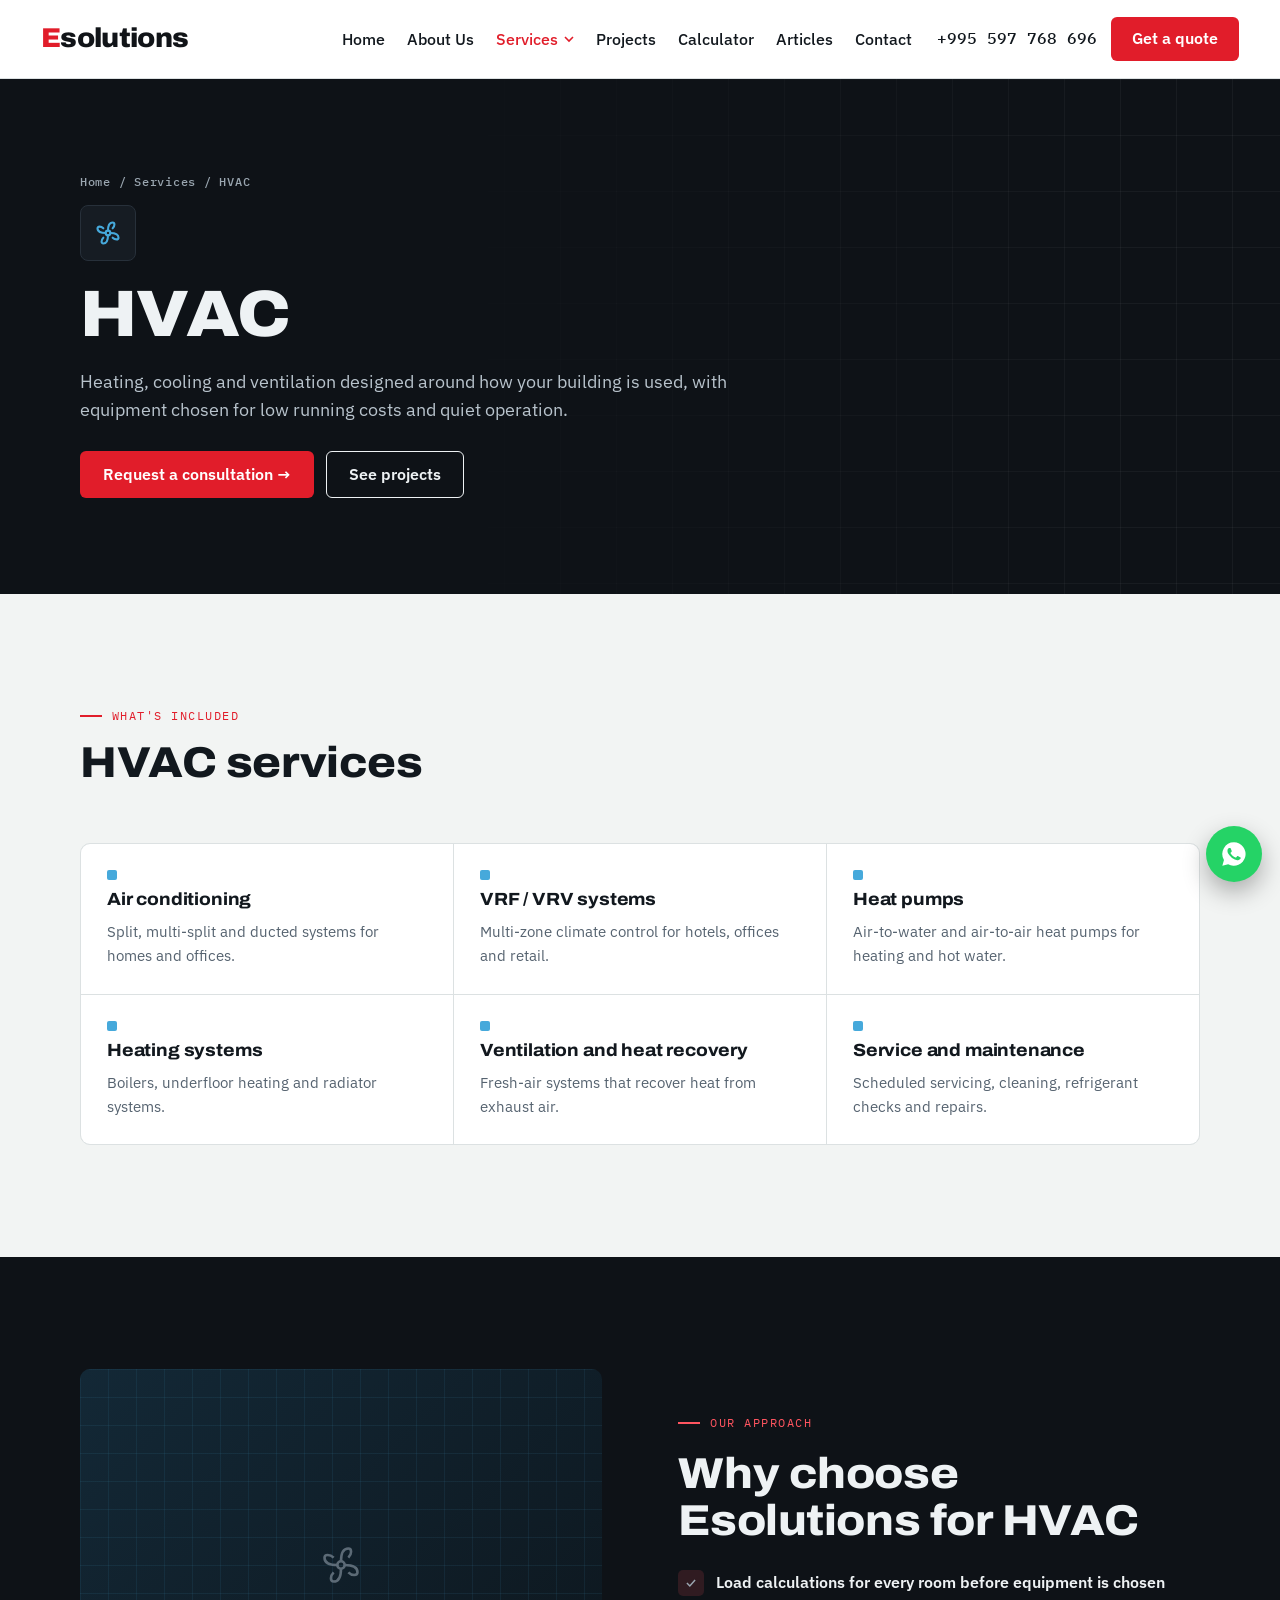
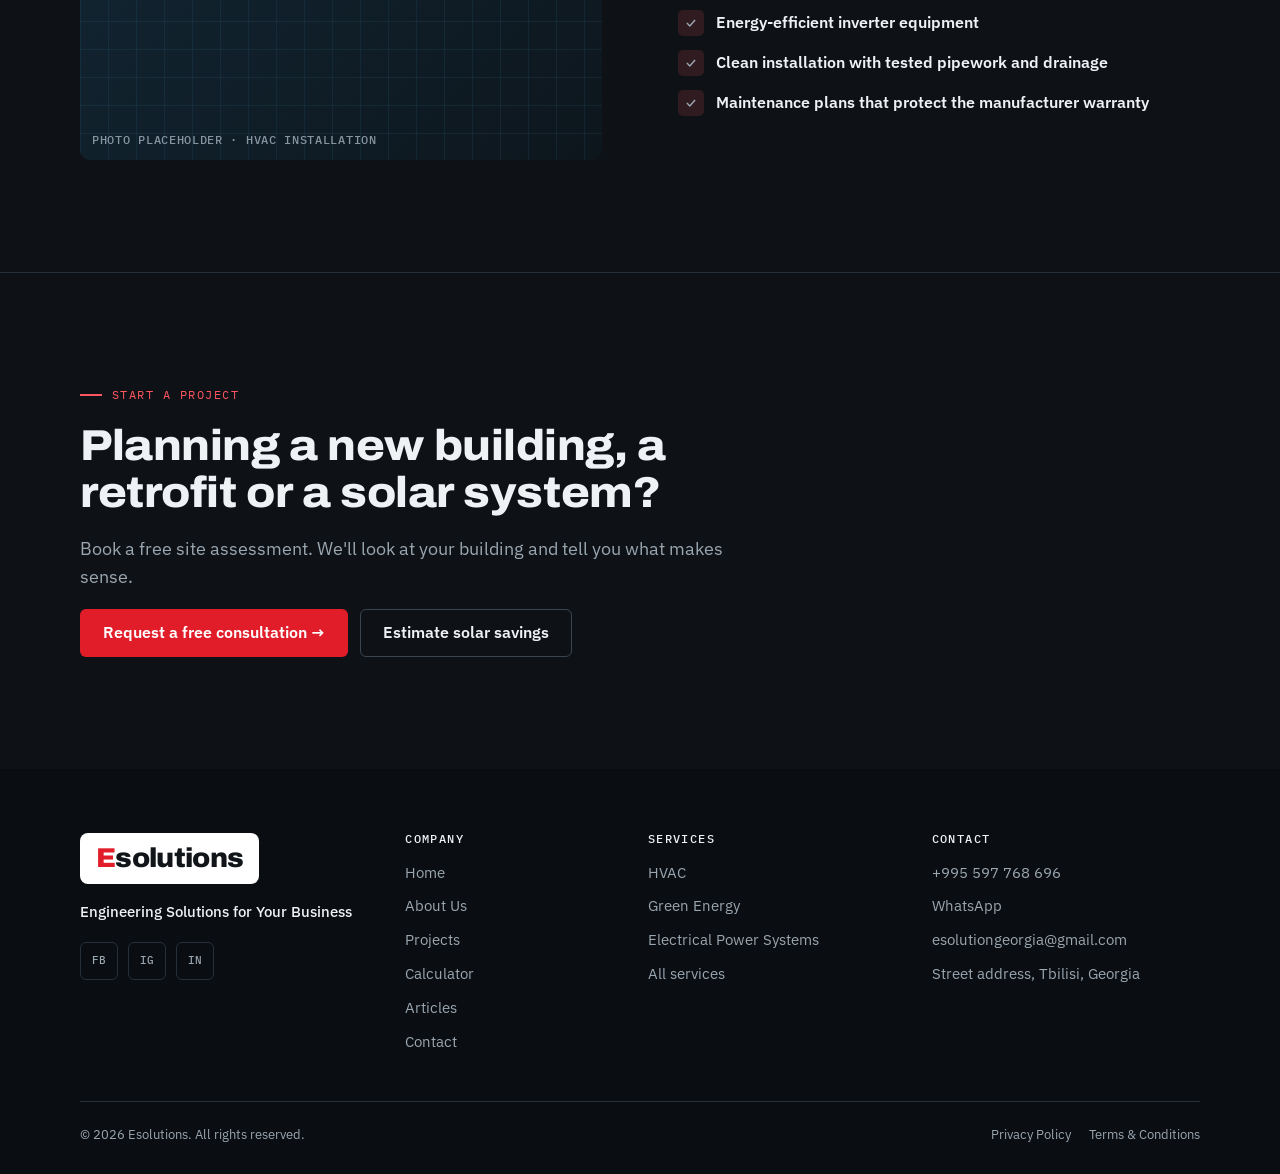
<file: hvac.html>
<!DOCTYPE html>
<html lang="en">
<head>
<meta charset="utf-8">
<meta name="viewport" content="width=device-width, initial-scale=1, viewport-fit=cover">
<title>HVAC — Esolutions</title>
<meta name="description" content="HVAC by Esolutions: Heating, cooling and ventilation designed around how your building is used, with equipment chosen for low running costs and quiet operation.">
<meta name="theme-color" content="#0E1217">
<meta property="og:type" content="website">
<meta property="og:site_name" content="Esolutions">
<meta property="og:title" content="HVAC — Esolutions">
<meta property="og:description" content="HVAC by Esolutions: Heating, cooling and ventilation designed around how your building is used, with equipment chosen for low running costs and quiet operation.">
<link rel="icon" href="assets/img/favicon.svg" type="image/svg+xml">
<link rel="preconnect" href="https://fonts.googleapis.com">
<link rel="preconnect" href="https://fonts.gstatic.com" crossorigin>
<link rel="stylesheet" href="https://fonts.googleapis.com/css2?family=Archivo:wdth,wght@62..125,500..900&family=IBM+Plex+Sans:wght@400;500;600&family=IBM+Plex+Mono:wght@500&display=swap">
<link rel="stylesheet" href="assets/css/style.css">
</head>
<body>
<svg width="0" height="0" style="position:absolute" aria-hidden="true">
  <symbol id="i-hvac" viewBox="0 0 24 24"><circle cx="12" cy="12" r="2"/><path d="M12 10c0-4 1-7 4-7 2 0 2 3 0 5M14 12c4 0 7 1 7 4 0 2-3 2-5 0M12 14c0 4-1 7-4 7-2 0-2-3 0-5M10 12c-4 0-7-1-7-4 0-2 3-2 5 0"/></symbol>
  <symbol id="i-green" viewBox="0 0 24 24"><circle cx="12" cy="12" r="4"/><path d="M12 2v2M12 20v2M2 12h2M20 12h2M4.9 4.9l1.4 1.4M17.7 17.7l1.4 1.4M4.9 19.1l1.4-1.4M17.7 6.3l1.4-1.4"/></symbol>
  <symbol id="i-elec" viewBox="0 0 24 24"><path d="M13 2 4 14h7l-1 8 9-12h-7z"/></symbol>
  <symbol id="i-check" viewBox="0 0 24 24"><path d="m5 12 5 5 9-10"/></symbol>
  <symbol id="i-img" viewBox="0 0 24 24"><rect x="3" y="4" width="18" height="16" rx="2"/><circle cx="9" cy="10" r="2"/><path d="m21 16-5-5-9 9"/></symbol>
  <symbol id="i-chev" viewBox="0 0 10 10"><path d="M1 3l4 4 4-4" fill="none" stroke="currentColor" stroke-width="1.6"/></symbol>
</svg>
<a class="skip" href="#main">Skip to content</a>
<header class="site">
  <div class="nav nav-wide">
    <a href="index.html" class="logo" aria-label="Esolutions home"><span class="e">E</span><span class="s">solutions</span></a>
    <ul class="menu"><li><a href="index.html">Home</a></li><li><a href="about.html">About Us</a></li><li class="has-dd active" id="svc-dd">
        <button type="button" class="dd-toggle" aria-expanded="false" aria-haspopup="true" id="dd-btn">Services <svg class="chev"><use href="#i-chev"/></svg></button>
        <ul class="dd"><li><a href="hvac.html"><span class="ic c-hvac"><svg><use href="#i-hvac"/></svg></span><span><strong>HVAC</strong><em>Heating, Cooling, Ventilation and Air Conditioning</em></span></a></li><li><a href="green-energy.html"><span class="ic c-green"><svg><use href="#i-green"/></svg></span><span><strong>Green Energy</strong><em>Solar Power Systems, Solar Water Heater Systems</em></span></a></li><li><a href="electrical.html"><span class="ic c-elec"><svg><use href="#i-elec"/></svg></span><span><strong>Electrical Power Systems</strong><em>Residential &amp; Commercial Electrical Systems</em></span></a></li><li><a class="dd-all" href="services.html">View all services →</a></li></ul>
      </li><li><a href="projects.html">Projects</a></li><li><a href="calculator.html">Calculator</a></li><li><a href="articles.html">Articles</a></li><li><a href="contact.html">Contact</a></li></ul>
    <div class="nav-right">
      <a class="phone" href="tel:+995597768696">+995 597 768 696</a>
      <a href="contact.html" class="btn btn-primary">Get a quote</a>
      <button type="button" class="burger" id="burger" aria-label="Open menu" aria-expanded="false" aria-controls="drawer"><svg width="20" height="20" viewBox="0 0 20 20"><path d="M2 5h16M2 10h16M2 15h16" stroke="currentColor" stroke-width="1.8"/></svg></button>
    </div>
  </div>
  <nav class="drawer" id="drawer" hidden>
    <a href="index.html">Home</a>
    <a href="about.html">About Us</a>
    <button type="button" id="drawer-svc" aria-expanded="false">Services <svg class="chev"><use href="#i-chev"/></svg></button>
    <div class="sub" id="drawer-sub" hidden><a href="services.html">All services</a><a href="hvac.html">HVAC</a><a href="green-energy.html">Green Energy</a><a href="electrical.html">Electrical Power Systems</a></div>
    <a href="projects.html">Projects</a>
    <a href="calculator.html">Calculator</a>
    <a href="articles.html">Articles</a>
    <a href="contact.html">Contact</a>
    <a class="drawer-phone" href="tel:+995597768696">+995 597 768 696</a>
    <a href="contact.html" class="btn btn-primary">Get a quote</a>
  </nav>
</header>
<main id="main">
<div class="phero"><div class="hero-grid"></div><div class="wrap"><div class="phero-inner">
    <div class="crumbs"><a href="index.html">Home</a> / <a href="services.html">Services</a> / HVAC</div><span class="ic" style="color:var(--hvac)"><svg><use href="#i-hvac"/></svg></span>
    <h1>HVAC</h1>
    <p class="lead">Heating, cooling and ventilation designed around how your building is used, with equipment chosen for low running costs and quiet operation.</p>
    <div class="hero-actions"><a href="contact.html" class="btn btn-primary">Request a consultation →</a><a href="projects.html" class="btn btn-ghost">See projects</a></div>
  </div></div></div>
  <section class="light sec"><div class="wrap">
    <div class="sec-head"><span class="eyebrow">What's included</span><h2>HVAC services</h2></div>
    <div class="subs"><div class="sub"><span class="k" style="background:var(--hvac)"></span><h3>Air conditioning</h3><p>Split, multi-split and ducted systems for homes and offices.</p></div><div class="sub"><span class="k" style="background:var(--hvac)"></span><h3>VRF / VRV systems</h3><p>Multi-zone climate control for hotels, offices and retail.</p></div><div class="sub"><span class="k" style="background:var(--hvac)"></span><h3>Heat pumps</h3><p>Air-to-water and air-to-air heat pumps for heating and hot water.</p></div><div class="sub"><span class="k" style="background:var(--hvac)"></span><h3>Heating systems</h3><p>Boilers, underfloor heating and radiator systems.</p></div><div class="sub"><span class="k" style="background:var(--hvac)"></span><h3>Ventilation and heat recovery</h3><p>Fresh-air systems that recover heat from exhaust air.</p></div><div class="sub"><span class="k" style="background:var(--hvac)"></span><h3>Service and maintenance</h3><p>Scheduled servicing, cleaning, refrigerant checks and repairs.</p></div></div>
  </div></section>
  <section class="dark sec"><div class="wrap split">
    <div class="ph t-hvac "><svg><use href="#i-hvac"/></svg><span class="cap">Photo placeholder · hvac installation</span></div>
    <div class="stack"><span class="eyebrow">Our approach</span><h2>Why choose Esolutions for HVAC</h2>
    <ul class="checks"><li><span class="tick"><svg><use href="#i-check"/></svg></span><div><strong>Load calculations for every room before equipment is chosen</strong></div></li><li><span class="tick"><svg><use href="#i-check"/></svg></span><div><strong>Energy-efficient inverter equipment</strong></div></li><li><span class="tick"><svg><use href="#i-check"/></svg></span><div><strong>Clean installation with tested pipework and drainage</strong></div></li><li><span class="tick"><svg><use href="#i-check"/></svg></span><div><strong>Maintenance plans that protect the manufacturer warranty</strong></div></li></ul></div>
  </div></section>
<section class="dark sec cta-sec">
  <div class="wrap cta-final">
    <span class="eyebrow">Start a project</span>
    <h2>Planning a new building, a retrofit or a solar system?</h2>
    <p class="lead">Book a free site assessment. We'll look at your building and tell you what makes sense.</p>
    <div class="btns"><a href="contact.html" class="btn btn-primary">Request a free consultation →</a><a href="calculator.html" class="btn btn-ghost">Estimate solar savings</a></div>
  </div>
</section>
</main>
<footer class="site">
  <div class="wrap">
    <div class="fcols">
      <div>
        <span class="logo-plate"><a href="index.html" class="logo" aria-label="Esolutions home"><span class="e">E</span><span class="s">solutions</span></a></span>
        <p class="fslogan">Engineering Solutions for Your Business</p>
        <div class="social"><a href="#" aria-label="Facebook (link to be added)">FB</a><a href="#" aria-label="Instagram (link to be added)">IG</a><a href="#" aria-label="LinkedIn (link to be added)">IN</a></div>
      </div>
      <div><h4>Company</h4><ul><li><a href="index.html">Home</a></li><li><a href="about.html">About Us</a></li><li><a href="projects.html">Projects</a></li><li><a href="calculator.html">Calculator</a></li><li><a href="articles.html">Articles</a></li><li><a href="contact.html">Contact</a></li></ul></div>
      <div><h4>Services</h4><ul><li><a href="hvac.html">HVAC</a></li><li><a href="green-energy.html">Green Energy</a></li><li><a href="electrical.html">Electrical Power Systems</a></li><li><a href="services.html">All services</a></li></ul></div>
      <div><h4>Contact</h4><ul><li><a href="tel:+995597768696">+995 597 768 696</a></li><li><a href="https://wa.me/995597768696" target="_blank" rel="noopener">WhatsApp</a></li><li><a href="mailto:esolutiongeorgia@gmail.com">esolutiongeorgia@gmail.com</a></li><li>Street address, Tbilisi, Georgia</li></ul></div>
    </div>
    <div class="fbottom"><span>© 2026 Esolutions. All rights reserved.</span><nav><a href="#">Privacy Policy</a><a href="#">Terms &amp; Conditions</a></nav></div>
  </div>
</footer>
<a class="chat-fab" href="https://wa.me/995597768696" target="_blank" rel="noopener" aria-label="Chat with Esolutions on WhatsApp"><svg viewBox="0 0 24 24"><path d="M12 2a10 10 0 0 0-8.6 15.1L2 22l5-1.3A10 10 0 1 0 12 2zm5.3 14.1c-.2.6-1.3 1.2-1.8 1.2-.5.1-1 .1-3.3-.8-2.8-1.1-4.5-4-4.7-4.2-.1-.2-1.1-1.5-1.1-2.9s.7-2 1-2.3c.2-.3.5-.3.7-.3h.5c.2 0 .4 0 .6.5l.8 2c.1.2.1.4 0 .5l-.4.6-.4.4c-.1.2-.3.3-.1.6.2.3.8 1.3 1.7 2.1 1.2 1 2.1 1.4 2.4 1.5.3.1.5.1.6-.1l.9-1c.2-.3.4-.2.6-.1l1.9.9c.3.1.5.2.5.3.1.2.1.7-.2 1.3z"/></svg></a>
<script src="assets/js/main.js"></script>
</body>
</html>
</file>
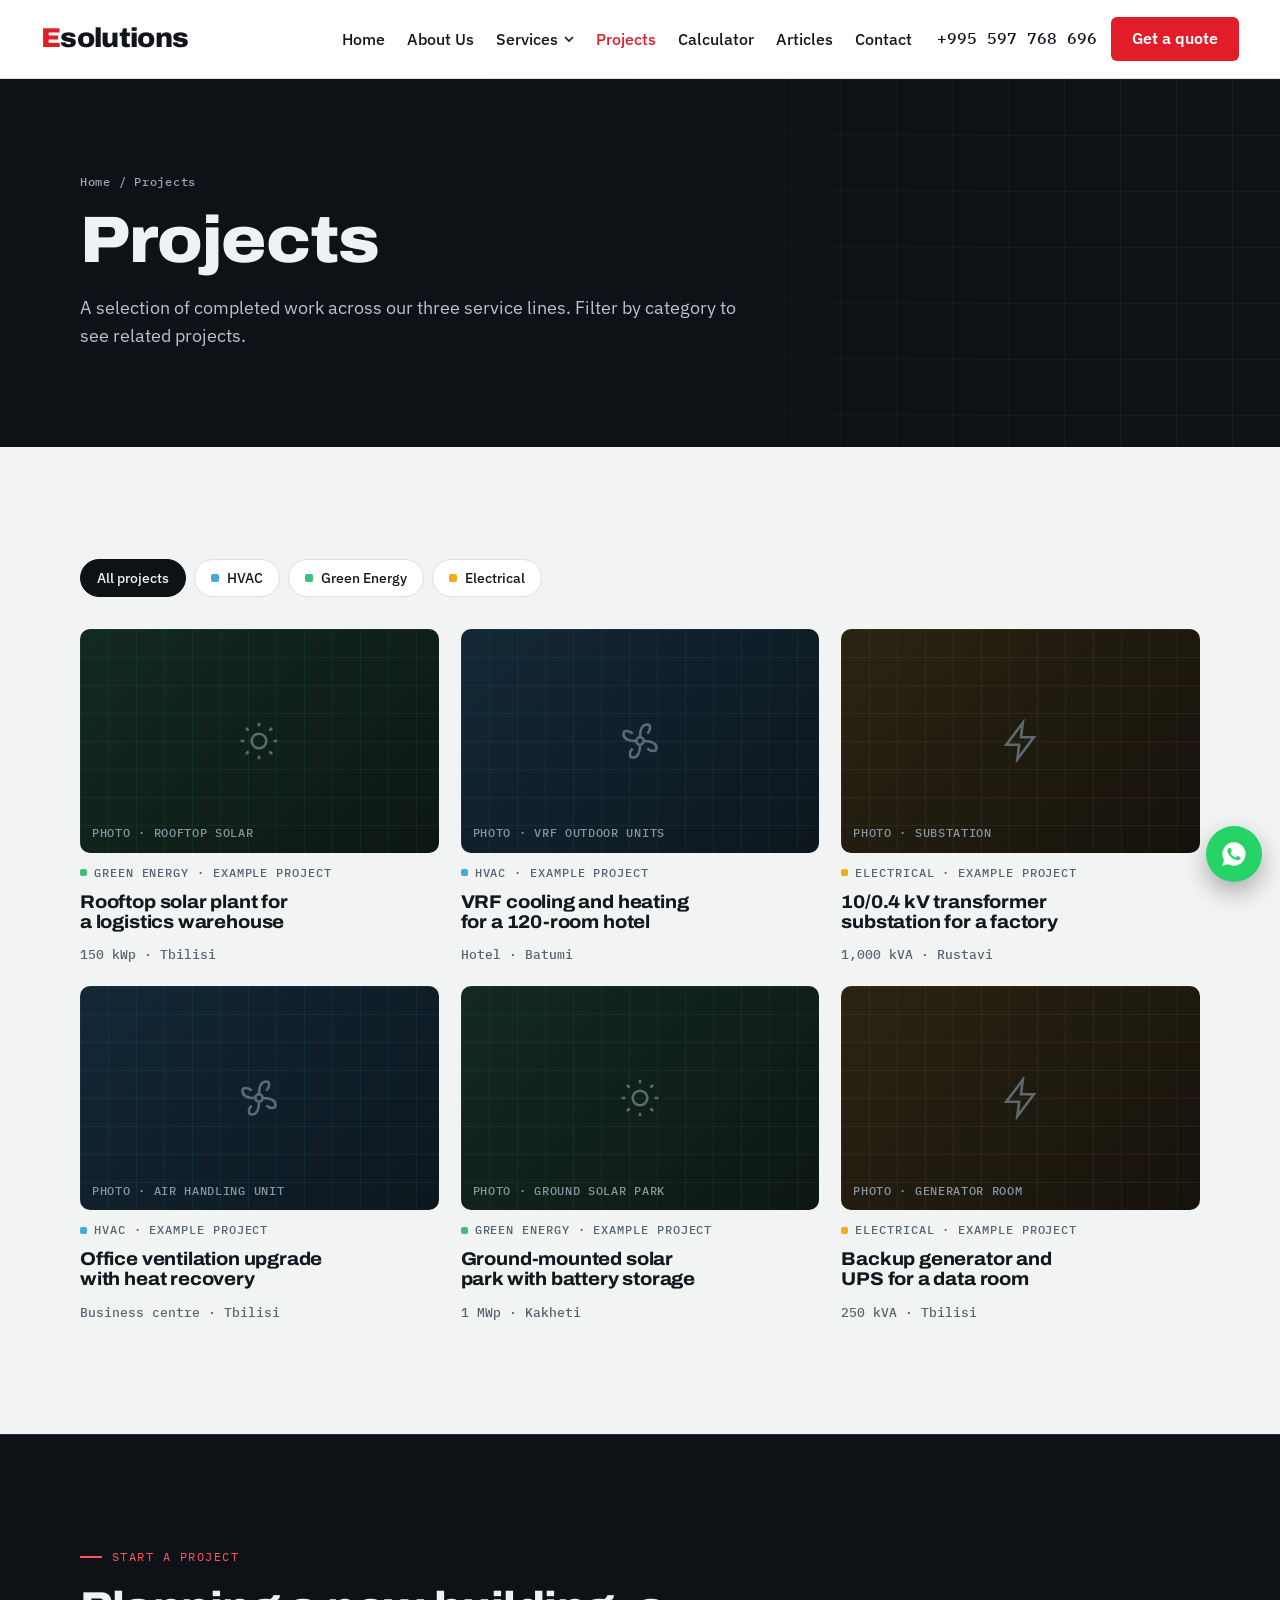
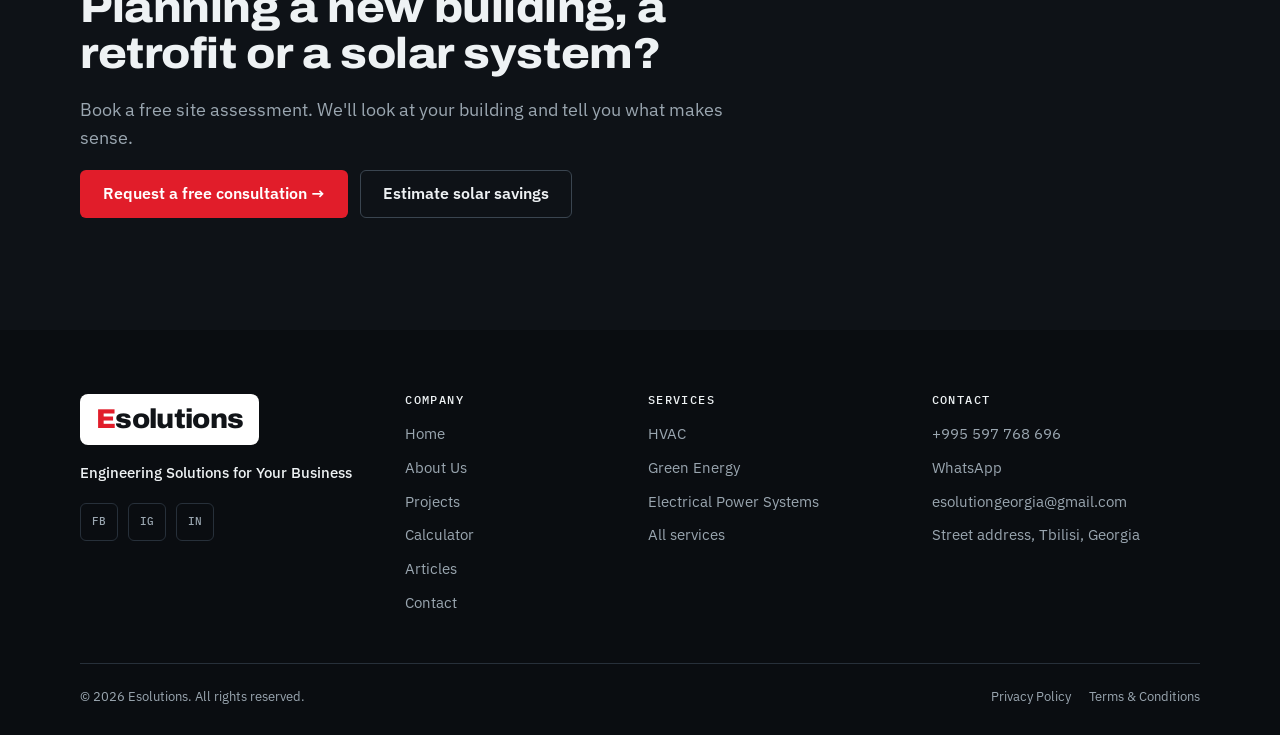
<file: projects.html>
<!DOCTYPE html>
<html lang="en">
<head>
<meta charset="utf-8">
<meta name="viewport" content="width=device-width, initial-scale=1, viewport-fit=cover">
<title>Projects — Esolutions</title>
<meta name="description" content="Selected HVAC, solar and electrical projects by Esolutions.">
<meta name="theme-color" content="#0E1217">
<meta property="og:type" content="website">
<meta property="og:site_name" content="Esolutions">
<meta property="og:title" content="Projects — Esolutions">
<meta property="og:description" content="Selected HVAC, solar and electrical projects by Esolutions.">
<link rel="icon" href="assets/img/favicon.svg" type="image/svg+xml">
<link rel="preconnect" href="https://fonts.googleapis.com">
<link rel="preconnect" href="https://fonts.gstatic.com" crossorigin>
<link rel="stylesheet" href="https://fonts.googleapis.com/css2?family=Archivo:wdth,wght@62..125,500..900&family=IBM+Plex+Sans:wght@400;500;600&family=IBM+Plex+Mono:wght@500&display=swap">
<link rel="stylesheet" href="assets/css/style.css">
</head>
<body>
<svg width="0" height="0" style="position:absolute" aria-hidden="true">
  <symbol id="i-hvac" viewBox="0 0 24 24"><circle cx="12" cy="12" r="2"/><path d="M12 10c0-4 1-7 4-7 2 0 2 3 0 5M14 12c4 0 7 1 7 4 0 2-3 2-5 0M12 14c0 4-1 7-4 7-2 0-2-3 0-5M10 12c-4 0-7-1-7-4 0-2 3-2 5 0"/></symbol>
  <symbol id="i-green" viewBox="0 0 24 24"><circle cx="12" cy="12" r="4"/><path d="M12 2v2M12 20v2M2 12h2M20 12h2M4.9 4.9l1.4 1.4M17.7 17.7l1.4 1.4M4.9 19.1l1.4-1.4M17.7 6.3l1.4-1.4"/></symbol>
  <symbol id="i-elec" viewBox="0 0 24 24"><path d="M13 2 4 14h7l-1 8 9-12h-7z"/></symbol>
  <symbol id="i-check" viewBox="0 0 24 24"><path d="m5 12 5 5 9-10"/></symbol>
  <symbol id="i-img" viewBox="0 0 24 24"><rect x="3" y="4" width="18" height="16" rx="2"/><circle cx="9" cy="10" r="2"/><path d="m21 16-5-5-9 9"/></symbol>
  <symbol id="i-chev" viewBox="0 0 10 10"><path d="M1 3l4 4 4-4" fill="none" stroke="currentColor" stroke-width="1.6"/></symbol>
</svg>
<a class="skip" href="#main">Skip to content</a>
<header class="site">
  <div class="nav nav-wide">
    <a href="index.html" class="logo" aria-label="Esolutions home"><span class="e">E</span><span class="s">solutions</span></a>
    <ul class="menu"><li><a href="index.html">Home</a></li><li><a href="about.html">About Us</a></li><li class="has-dd" id="svc-dd">
        <button type="button" class="dd-toggle" aria-expanded="false" aria-haspopup="true" id="dd-btn">Services <svg class="chev"><use href="#i-chev"/></svg></button>
        <ul class="dd"><li><a href="hvac.html"><span class="ic c-hvac"><svg><use href="#i-hvac"/></svg></span><span><strong>HVAC</strong><em>Heating, Cooling, Ventilation and Air Conditioning</em></span></a></li><li><a href="green-energy.html"><span class="ic c-green"><svg><use href="#i-green"/></svg></span><span><strong>Green Energy</strong><em>Solar Power Systems, Solar Water Heater Systems</em></span></a></li><li><a href="electrical.html"><span class="ic c-elec"><svg><use href="#i-elec"/></svg></span><span><strong>Electrical Power Systems</strong><em>Residential &amp; Commercial Electrical Systems</em></span></a></li><li><a class="dd-all" href="services.html">View all services →</a></li></ul>
      </li><li><a href="projects.html" class="active">Projects</a></li><li><a href="calculator.html">Calculator</a></li><li><a href="articles.html">Articles</a></li><li><a href="contact.html">Contact</a></li></ul>
    <div class="nav-right">
      <a class="phone" href="tel:+995597768696">+995 597 768 696</a>
      <a href="contact.html" class="btn btn-primary">Get a quote</a>
      <button type="button" class="burger" id="burger" aria-label="Open menu" aria-expanded="false" aria-controls="drawer"><svg width="20" height="20" viewBox="0 0 20 20"><path d="M2 5h16M2 10h16M2 15h16" stroke="currentColor" stroke-width="1.8"/></svg></button>
    </div>
  </div>
  <nav class="drawer" id="drawer" hidden>
    <a href="index.html">Home</a>
    <a href="about.html">About Us</a>
    <button type="button" id="drawer-svc" aria-expanded="false">Services <svg class="chev"><use href="#i-chev"/></svg></button>
    <div class="sub" id="drawer-sub" hidden><a href="services.html">All services</a><a href="hvac.html">HVAC</a><a href="green-energy.html">Green Energy</a><a href="electrical.html">Electrical Power Systems</a></div>
    <a href="projects.html">Projects</a>
    <a href="calculator.html">Calculator</a>
    <a href="articles.html">Articles</a>
    <a href="contact.html">Contact</a>
    <a class="drawer-phone" href="tel:+995597768696">+995 597 768 696</a>
    <a href="contact.html" class="btn btn-primary">Get a quote</a>
  </nav>
</header>
<main id="main">
<div class="phero"><div class="hero-grid"></div><div class="wrap"><div class="phero-inner">
    <div class="crumbs"><a href="index.html">Home</a> / Projects</div>
    <h1>Projects</h1>
    <p class="lead">A selection of completed work across our three service lines. Filter by category to see related projects.</p>
  </div></div></div>
  <section class="light sec"><div class="wrap">
    <div class="filters" data-filter-for="all-projects"><button type="button" aria-pressed="true" data-f="all">All projects</button><button type="button" aria-pressed="false" data-f="hvac"><i style="background:var(--hvac)"></i>HVAC</button><button type="button" aria-pressed="false" data-f="green"><i style="background:var(--green)"></i>Green Energy</button><button type="button" aria-pressed="false" data-f="elec"><i style="background:var(--elec)"></i>Electrical</button></div>
    <div class="grid3" id="all-projects"><a class="pcard" href="projects.html" data-c="green"><div class="ph t-green "><svg><use href="#i-green"/></svg><span class="cap">Photo · rooftop solar</span></div><span class="tag"><i style="background:var(--green)"></i>Green Energy · Example project</span><h3>Rooftop solar plant for a logistics warehouse</h3><span class="meta">150 kWp · Tbilisi</span></a><a class="pcard" href="projects.html" data-c="hvac"><div class="ph t-hvac "><svg><use href="#i-hvac"/></svg><span class="cap">Photo · VRF outdoor units</span></div><span class="tag"><i style="background:var(--hvac)"></i>HVAC · Example project</span><h3>VRF cooling and heating for a 120-room hotel</h3><span class="meta">Hotel · Batumi</span></a><a class="pcard" href="projects.html" data-c="elec"><div class="ph t-elec "><svg><use href="#i-elec"/></svg><span class="cap">Photo · substation</span></div><span class="tag"><i style="background:var(--elec)"></i>Electrical · Example project</span><h3>10/0.4 kV transformer substation for a factory</h3><span class="meta">1,000 kVA · Rustavi</span></a><a class="pcard" href="projects.html" data-c="hvac"><div class="ph t-hvac "><svg><use href="#i-hvac"/></svg><span class="cap">Photo · air handling unit</span></div><span class="tag"><i style="background:var(--hvac)"></i>HVAC · Example project</span><h3>Office ventilation upgrade with heat recovery</h3><span class="meta">Business centre · Tbilisi</span></a><a class="pcard" href="projects.html" data-c="green"><div class="ph t-green "><svg><use href="#i-green"/></svg><span class="cap">Photo · ground solar park</span></div><span class="tag"><i style="background:var(--green)"></i>Green Energy · Example project</span><h3>Ground-mounted solar park with battery storage</h3><span class="meta">1 MWp · Kakheti</span></a><a class="pcard" href="projects.html" data-c="elec"><div class="ph t-elec "><svg><use href="#i-elec"/></svg><span class="cap">Photo · generator room</span></div><span class="tag"><i style="background:var(--elec)"></i>Electrical · Example project</span><h3>Backup generator and UPS for a data room</h3><span class="meta">250 kVA · Tbilisi</span></a></div>
  </div></section>
<section class="dark sec cta-sec">
  <div class="wrap cta-final">
    <span class="eyebrow">Start a project</span>
    <h2>Planning a new building, a retrofit or a solar system?</h2>
    <p class="lead">Book a free site assessment. We'll look at your building and tell you what makes sense.</p>
    <div class="btns"><a href="contact.html" class="btn btn-primary">Request a free consultation →</a><a href="calculator.html" class="btn btn-ghost">Estimate solar savings</a></div>
  </div>
</section>
</main>
<footer class="site">
  <div class="wrap">
    <div class="fcols">
      <div>
        <span class="logo-plate"><a href="index.html" class="logo" aria-label="Esolutions home"><span class="e">E</span><span class="s">solutions</span></a></span>
        <p class="fslogan">Engineering Solutions for Your Business</p>
        <div class="social"><a href="#" aria-label="Facebook (link to be added)">FB</a><a href="#" aria-label="Instagram (link to be added)">IG</a><a href="#" aria-label="LinkedIn (link to be added)">IN</a></div>
      </div>
      <div><h4>Company</h4><ul><li><a href="index.html">Home</a></li><li><a href="about.html">About Us</a></li><li><a href="projects.html">Projects</a></li><li><a href="calculator.html">Calculator</a></li><li><a href="articles.html">Articles</a></li><li><a href="contact.html">Contact</a></li></ul></div>
      <div><h4>Services</h4><ul><li><a href="hvac.html">HVAC</a></li><li><a href="green-energy.html">Green Energy</a></li><li><a href="electrical.html">Electrical Power Systems</a></li><li><a href="services.html">All services</a></li></ul></div>
      <div><h4>Contact</h4><ul><li><a href="tel:+995597768696">+995 597 768 696</a></li><li><a href="https://wa.me/995597768696" target="_blank" rel="noopener">WhatsApp</a></li><li><a href="mailto:esolutiongeorgia@gmail.com">esolutiongeorgia@gmail.com</a></li><li>Street address, Tbilisi, Georgia</li></ul></div>
    </div>
    <div class="fbottom"><span>© 2026 Esolutions. All rights reserved.</span><nav><a href="#">Privacy Policy</a><a href="#">Terms &amp; Conditions</a></nav></div>
  </div>
</footer>
<a class="chat-fab" href="https://wa.me/995597768696" target="_blank" rel="noopener" aria-label="Chat with Esolutions on WhatsApp"><svg viewBox="0 0 24 24"><path d="M12 2a10 10 0 0 0-8.6 15.1L2 22l5-1.3A10 10 0 1 0 12 2zm5.3 14.1c-.2.6-1.3 1.2-1.8 1.2-.5.1-1 .1-3.3-.8-2.8-1.1-4.5-4-4.7-4.2-.1-.2-1.1-1.5-1.1-2.9s.7-2 1-2.3c.2-.3.5-.3.7-.3h.5c.2 0 .4 0 .6.5l.8 2c.1.2.1.4 0 .5l-.4.6-.4.4c-.1.2-.3.3-.1.6.2.3.8 1.3 1.7 2.1 1.2 1 2.1 1.4 2.4 1.5.3.1.5.1.6-.1l.9-1c.2-.3.4-.2.6-.1l1.9.9c.3.1.5.2.5.3.1.2.1.7-.2 1.3z"/></svg></a>
<script src="assets/js/main.js"></script>
</body>
</html>
</file>
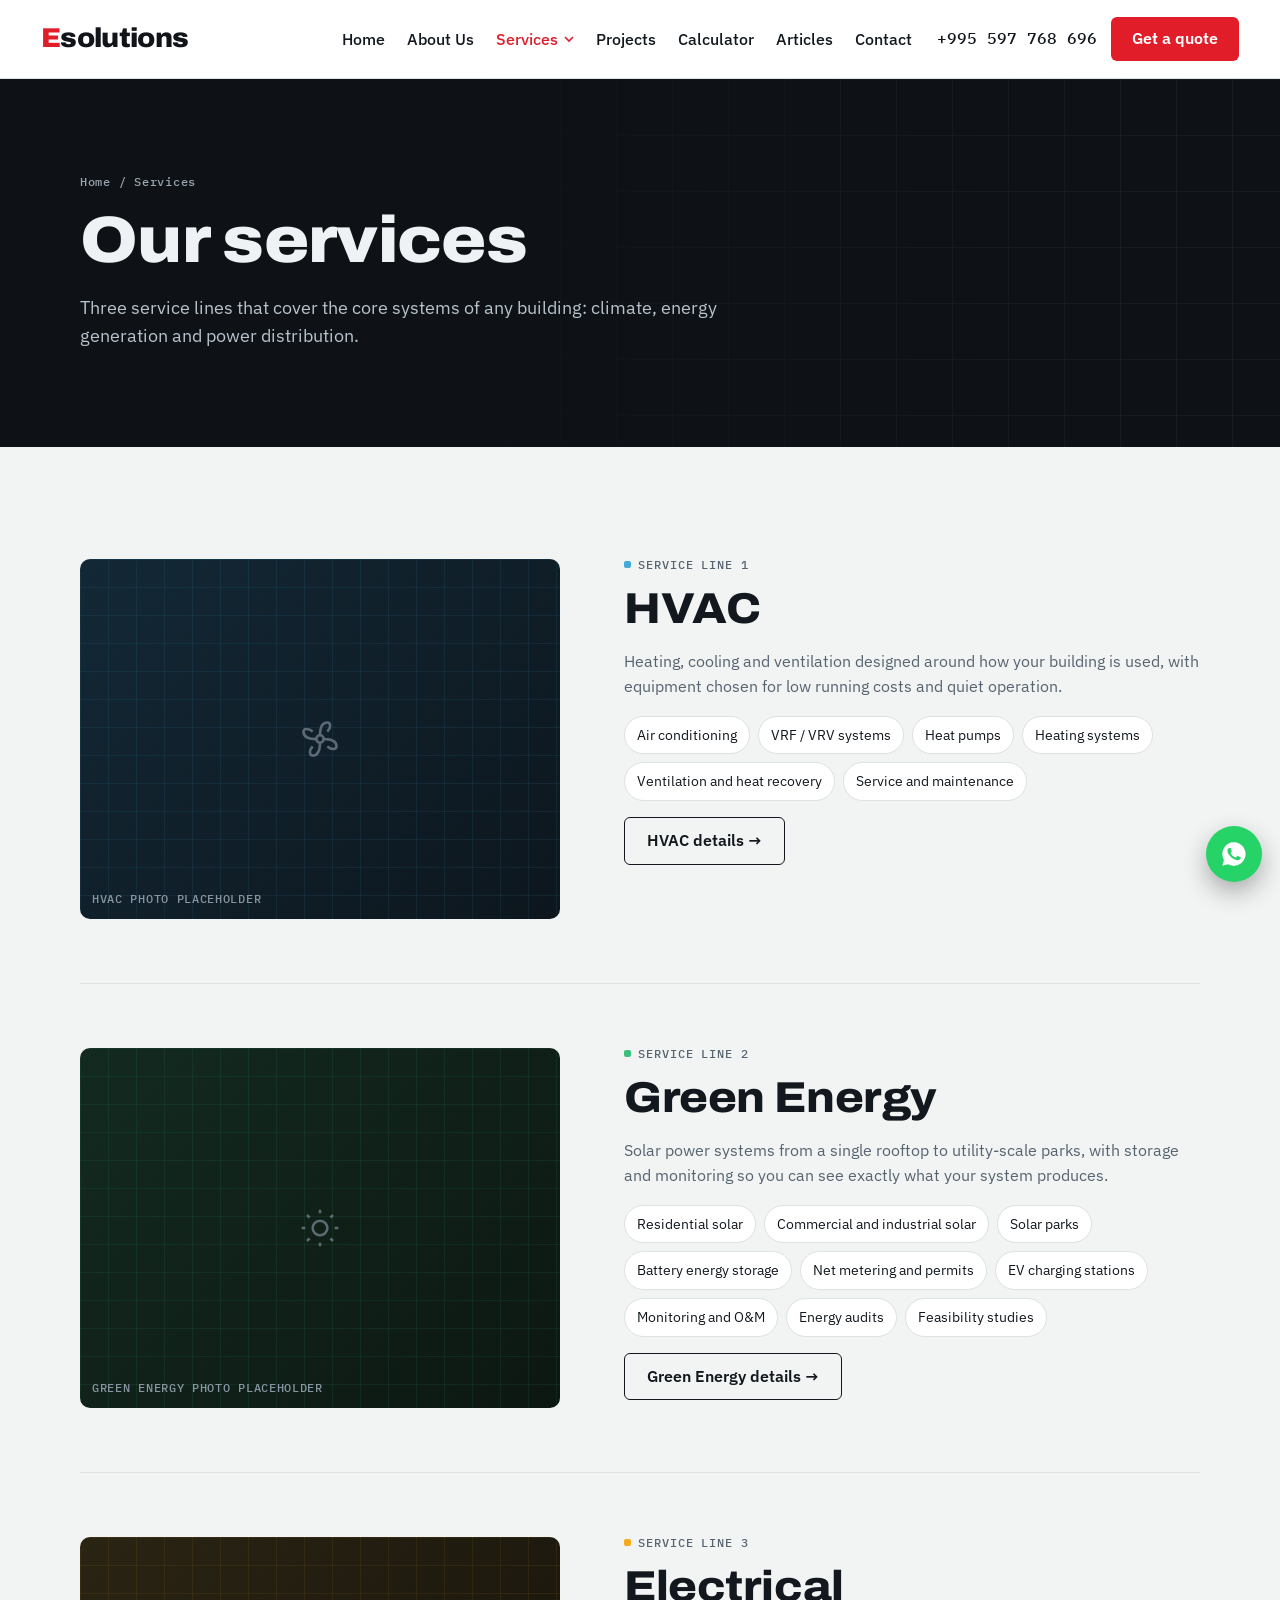
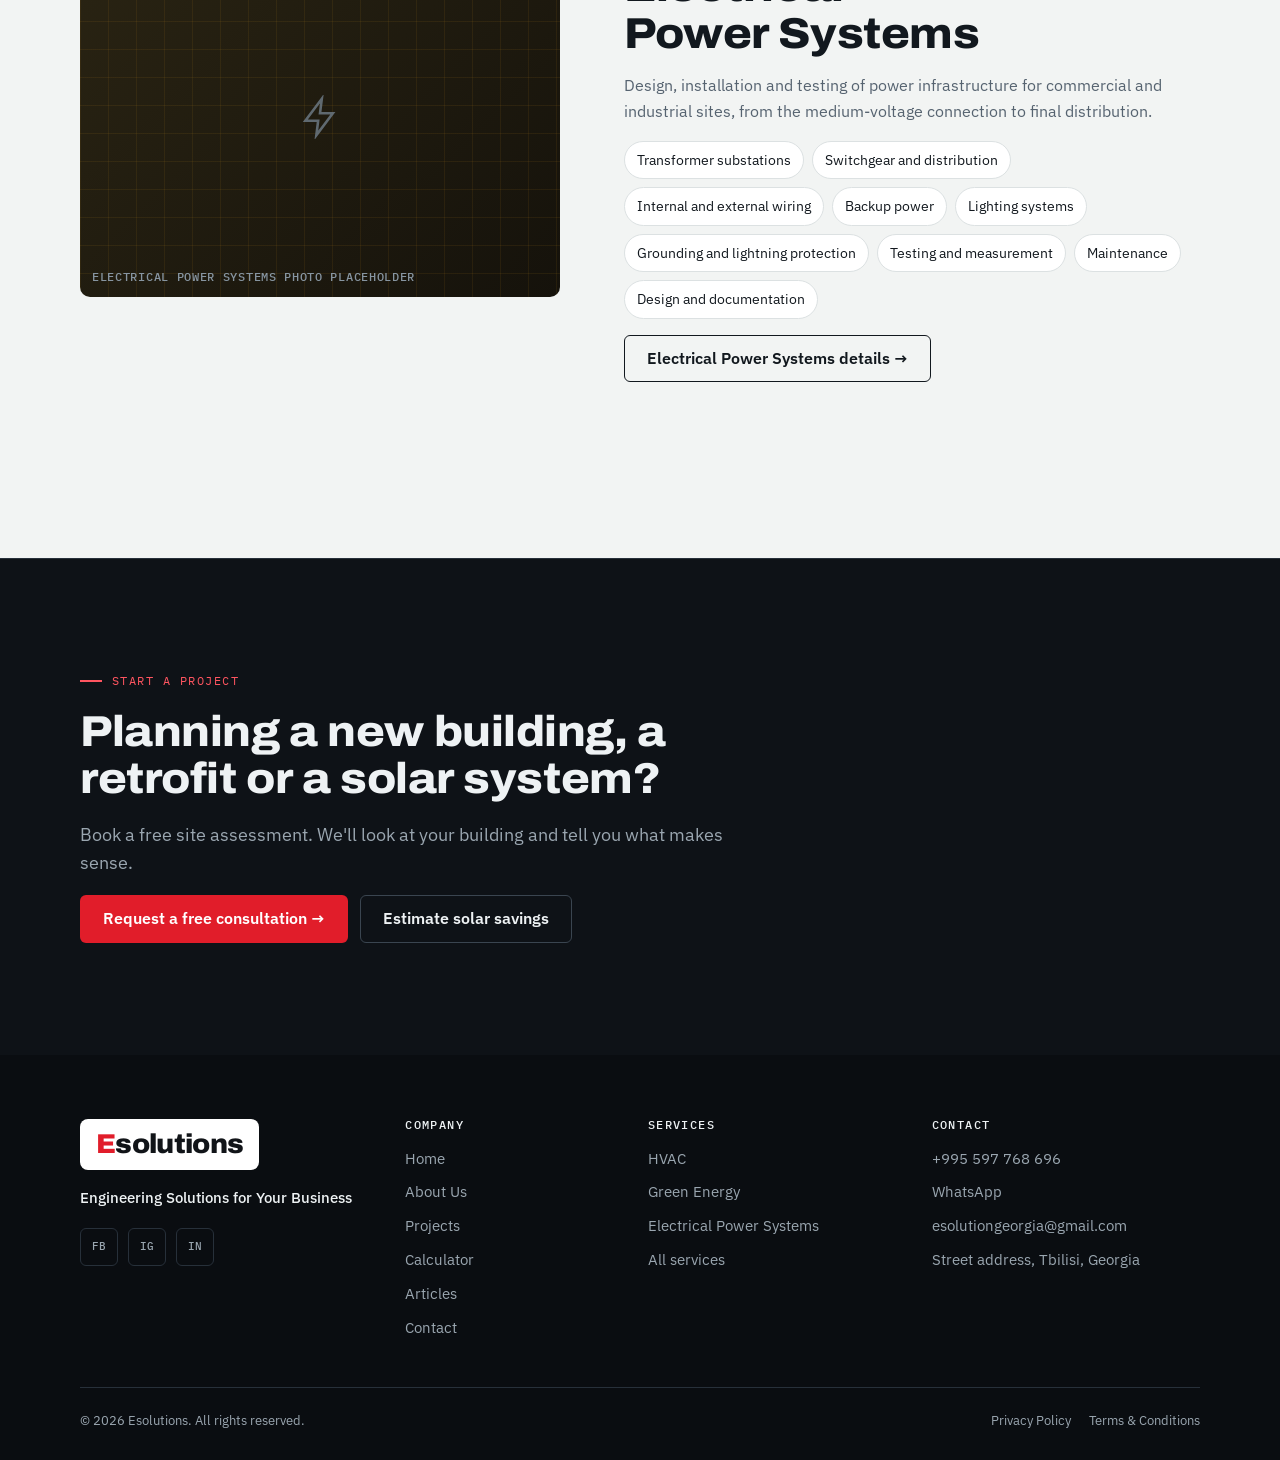
<file: services.html>
<!DOCTYPE html>
<html lang="en">
<head>
<meta charset="utf-8">
<meta name="viewport" content="width=device-width, initial-scale=1, viewport-fit=cover">
<title>Services — Esolutions</title>
<meta name="description" content="HVAC, Green Energy and Electrical Power Systems: design, installation and maintenance.">
<meta name="theme-color" content="#0E1217">
<meta property="og:type" content="website">
<meta property="og:site_name" content="Esolutions">
<meta property="og:title" content="Services — Esolutions">
<meta property="og:description" content="HVAC, Green Energy and Electrical Power Systems: design, installation and maintenance.">
<link rel="icon" href="assets/img/favicon.svg" type="image/svg+xml">
<link rel="preconnect" href="https://fonts.googleapis.com">
<link rel="preconnect" href="https://fonts.gstatic.com" crossorigin>
<link rel="stylesheet" href="https://fonts.googleapis.com/css2?family=Archivo:wdth,wght@62..125,500..900&family=IBM+Plex+Sans:wght@400;500;600&family=IBM+Plex+Mono:wght@500&display=swap">
<link rel="stylesheet" href="assets/css/style.css">
</head>
<body>
<svg width="0" height="0" style="position:absolute" aria-hidden="true">
  <symbol id="i-hvac" viewBox="0 0 24 24"><circle cx="12" cy="12" r="2"/><path d="M12 10c0-4 1-7 4-7 2 0 2 3 0 5M14 12c4 0 7 1 7 4 0 2-3 2-5 0M12 14c0 4-1 7-4 7-2 0-2-3 0-5M10 12c-4 0-7-1-7-4 0-2 3-2 5 0"/></symbol>
  <symbol id="i-green" viewBox="0 0 24 24"><circle cx="12" cy="12" r="4"/><path d="M12 2v2M12 20v2M2 12h2M20 12h2M4.9 4.9l1.4 1.4M17.7 17.7l1.4 1.4M4.9 19.1l1.4-1.4M17.7 6.3l1.4-1.4"/></symbol>
  <symbol id="i-elec" viewBox="0 0 24 24"><path d="M13 2 4 14h7l-1 8 9-12h-7z"/></symbol>
  <symbol id="i-check" viewBox="0 0 24 24"><path d="m5 12 5 5 9-10"/></symbol>
  <symbol id="i-img" viewBox="0 0 24 24"><rect x="3" y="4" width="18" height="16" rx="2"/><circle cx="9" cy="10" r="2"/><path d="m21 16-5-5-9 9"/></symbol>
  <symbol id="i-chev" viewBox="0 0 10 10"><path d="M1 3l4 4 4-4" fill="none" stroke="currentColor" stroke-width="1.6"/></symbol>
</svg>
<a class="skip" href="#main">Skip to content</a>
<header class="site">
  <div class="nav nav-wide">
    <a href="index.html" class="logo" aria-label="Esolutions home"><span class="e">E</span><span class="s">solutions</span></a>
    <ul class="menu"><li><a href="index.html">Home</a></li><li><a href="about.html">About Us</a></li><li class="has-dd active" id="svc-dd">
        <button type="button" class="dd-toggle" aria-expanded="false" aria-haspopup="true" id="dd-btn">Services <svg class="chev"><use href="#i-chev"/></svg></button>
        <ul class="dd"><li><a href="hvac.html"><span class="ic c-hvac"><svg><use href="#i-hvac"/></svg></span><span><strong>HVAC</strong><em>Heating, Cooling, Ventilation and Air Conditioning</em></span></a></li><li><a href="green-energy.html"><span class="ic c-green"><svg><use href="#i-green"/></svg></span><span><strong>Green Energy</strong><em>Solar Power Systems, Solar Water Heater Systems</em></span></a></li><li><a href="electrical.html"><span class="ic c-elec"><svg><use href="#i-elec"/></svg></span><span><strong>Electrical Power Systems</strong><em>Residential &amp; Commercial Electrical Systems</em></span></a></li><li><a class="dd-all" href="services.html">View all services →</a></li></ul>
      </li><li><a href="projects.html">Projects</a></li><li><a href="calculator.html">Calculator</a></li><li><a href="articles.html">Articles</a></li><li><a href="contact.html">Contact</a></li></ul>
    <div class="nav-right">
      <a class="phone" href="tel:+995597768696">+995 597 768 696</a>
      <a href="contact.html" class="btn btn-primary">Get a quote</a>
      <button type="button" class="burger" id="burger" aria-label="Open menu" aria-expanded="false" aria-controls="drawer"><svg width="20" height="20" viewBox="0 0 20 20"><path d="M2 5h16M2 10h16M2 15h16" stroke="currentColor" stroke-width="1.8"/></svg></button>
    </div>
  </div>
  <nav class="drawer" id="drawer" hidden>
    <a href="index.html">Home</a>
    <a href="about.html">About Us</a>
    <button type="button" id="drawer-svc" aria-expanded="false">Services <svg class="chev"><use href="#i-chev"/></svg></button>
    <div class="sub" id="drawer-sub" hidden><a href="services.html">All services</a><a href="hvac.html">HVAC</a><a href="green-energy.html">Green Energy</a><a href="electrical.html">Electrical Power Systems</a></div>
    <a href="projects.html">Projects</a>
    <a href="calculator.html">Calculator</a>
    <a href="articles.html">Articles</a>
    <a href="contact.html">Contact</a>
    <a class="drawer-phone" href="tel:+995597768696">+995 597 768 696</a>
    <a href="contact.html" class="btn btn-primary">Get a quote</a>
  </nav>
</header>
<main id="main">
<div class="phero"><div class="hero-grid"></div><div class="wrap"><div class="phero-inner">
    <div class="crumbs"><a href="index.html">Home</a> / Services</div>
    <h1>Our services</h1>
    <p class="lead">Three service lines that cover the core systems of any building: climate, energy generation and power distribution.</p>
  </div></div></div><section class="light sec"><div class="wrap"><div class="srow">
      <div class="ph t-hvac "><svg><use href="#i-hvac"/></svg><span class="cap">HVAC photo placeholder</span></div>
      <div class="txt"><span class="tag"><i style="background:var(--hvac)"></i>Service line 1</span><h2>HVAC</h2><p class="muted">Heating, cooling and ventilation designed around how your building is used, with equipment chosen for low running costs and quiet operation.</p>
      <div class="chips"><span class="chip">Air conditioning</span><span class="chip">VRF / VRV systems</span><span class="chip">Heat pumps</span><span class="chip">Heating systems</span><span class="chip">Ventilation and heat recovery</span><span class="chip">Service and maintenance</span></div>
      <div><a class="btn btn-ghost" href="hvac.html">HVAC details →</a></div></div></div><div class="srow">
      <div class="ph t-green "><svg><use href="#i-green"/></svg><span class="cap">Green Energy photo placeholder</span></div>
      <div class="txt"><span class="tag"><i style="background:var(--green)"></i>Service line 2</span><h2>Green Energy</h2><p class="muted">Solar power systems from a single rooftop to utility-scale parks, with storage and monitoring so you can see exactly what your system produces.</p>
      <div class="chips"><span class="chip">Residential solar</span><span class="chip">Commercial and industrial solar</span><span class="chip">Solar parks</span><span class="chip">Battery energy storage</span><span class="chip">Net metering and permits</span><span class="chip">EV charging stations</span><span class="chip">Monitoring and O&amp;M</span><span class="chip">Energy audits</span><span class="chip">Feasibility studies</span></div>
      <div><a class="btn btn-ghost" href="green-energy.html">Green Energy details →</a></div></div></div><div class="srow">
      <div class="ph t-elec "><svg><use href="#i-elec"/></svg><span class="cap">Electrical Power Systems photo placeholder</span></div>
      <div class="txt"><span class="tag"><i style="background:var(--elec)"></i>Service line 3</span><h2>Electrical Power Systems</h2><p class="muted">Design, installation and testing of power infrastructure for commercial and industrial sites, from the medium-voltage connection to final distribution.</p>
      <div class="chips"><span class="chip">Transformer substations</span><span class="chip">Switchgear and distribution</span><span class="chip">Internal and external wiring</span><span class="chip">Backup power</span><span class="chip">Lighting systems</span><span class="chip">Grounding and lightning protection</span><span class="chip">Testing and measurement</span><span class="chip">Maintenance</span><span class="chip">Design and documentation</span></div>
      <div><a class="btn btn-ghost" href="electrical.html">Electrical Power Systems details →</a></div></div></div></div></section>
<section class="dark sec cta-sec">
  <div class="wrap cta-final">
    <span class="eyebrow">Start a project</span>
    <h2>Planning a new building, a retrofit or a solar system?</h2>
    <p class="lead">Book a free site assessment. We'll look at your building and tell you what makes sense.</p>
    <div class="btns"><a href="contact.html" class="btn btn-primary">Request a free consultation →</a><a href="calculator.html" class="btn btn-ghost">Estimate solar savings</a></div>
  </div>
</section>
</main>
<footer class="site">
  <div class="wrap">
    <div class="fcols">
      <div>
        <span class="logo-plate"><a href="index.html" class="logo" aria-label="Esolutions home"><span class="e">E</span><span class="s">solutions</span></a></span>
        <p class="fslogan">Engineering Solutions for Your Business</p>
        <div class="social"><a href="#" aria-label="Facebook (link to be added)">FB</a><a href="#" aria-label="Instagram (link to be added)">IG</a><a href="#" aria-label="LinkedIn (link to be added)">IN</a></div>
      </div>
      <div><h4>Company</h4><ul><li><a href="index.html">Home</a></li><li><a href="about.html">About Us</a></li><li><a href="projects.html">Projects</a></li><li><a href="calculator.html">Calculator</a></li><li><a href="articles.html">Articles</a></li><li><a href="contact.html">Contact</a></li></ul></div>
      <div><h4>Services</h4><ul><li><a href="hvac.html">HVAC</a></li><li><a href="green-energy.html">Green Energy</a></li><li><a href="electrical.html">Electrical Power Systems</a></li><li><a href="services.html">All services</a></li></ul></div>
      <div><h4>Contact</h4><ul><li><a href="tel:+995597768696">+995 597 768 696</a></li><li><a href="https://wa.me/995597768696" target="_blank" rel="noopener">WhatsApp</a></li><li><a href="mailto:esolutiongeorgia@gmail.com">esolutiongeorgia@gmail.com</a></li><li>Street address, Tbilisi, Georgia</li></ul></div>
    </div>
    <div class="fbottom"><span>© 2026 Esolutions. All rights reserved.</span><nav><a href="#">Privacy Policy</a><a href="#">Terms &amp; Conditions</a></nav></div>
  </div>
</footer>
<a class="chat-fab" href="https://wa.me/995597768696" target="_blank" rel="noopener" aria-label="Chat with Esolutions on WhatsApp"><svg viewBox="0 0 24 24"><path d="M12 2a10 10 0 0 0-8.6 15.1L2 22l5-1.3A10 10 0 1 0 12 2zm5.3 14.1c-.2.6-1.3 1.2-1.8 1.2-.5.1-1 .1-3.3-.8-2.8-1.1-4.5-4-4.7-4.2-.1-.2-1.1-1.5-1.1-2.9s.7-2 1-2.3c.2-.3.5-.3.7-.3h.5c.2 0 .4 0 .6.5l.8 2c.1.2.1.4 0 .5l-.4.6-.4.4c-.1.2-.3.3-.1.6.2.3.8 1.3 1.7 2.1 1.2 1 2.1 1.4 2.4 1.5.3.1.5.1.6-.1l.9-1c.2-.3.4-.2.6-.1l1.9.9c.3.1.5.2.5.3.1.2.1.7-.2 1.3z"/></svg></a>
<script src="assets/js/main.js"></script>
</body>
</html>
</file>
<file: assets/css/style.css>
/* Esolutions — main stylesheet
   Layout: white header (so the red/black logo reads correctly), dark "plant room" sections
   alternating with cool light sections. Each service line keeps its own signal colour:
   HVAC = blue, Green Energy = green, Electrical = amber. Brand accent = Esolutions red. */
:root{
  color-scheme: light;
  --brand-red:#E11D2A;   /* the red "E" and primary buttons */
  --brand-red-dk:#B8141F;
  --red-on-dark:#FF5560; /* lighter red for small text on dark backgrounds */
  --brand-black:#111418; /* the black "solutions" */
  --ink:#0E1217;
  --ink-2:#161C23;
  --ink-line:#27303A;
  --paper:#F2F4F3;
  --card:#FFFFFF;
  --paper-line:#DCE1E2;
  --text-d:#EEF2F4;
  --muted-d:#9AA6B0;
  --text-l:#12181E;
  --muted-l:#566370;
  --hvac:#46A9DB;
  --green:#3CBF7C;
  --elec:#F5A91C;
  --f-display:"Archivo","Arial Narrow",system-ui,sans-serif;
  --f-body:"IBM Plex Sans",system-ui,-apple-system,"Segoe UI",sans-serif;
  --f-mono:"IBM Plex Mono",ui-monospace,Menlo,Consolas,monospace;
  --wrap:1200px;
  --r:6px;
}
*{box-sizing:border-box}
html{scroll-behavior:smooth}
@media (prefers-reduced-motion:reduce){html{scroll-behavior:auto}*{transition:none!important;animation:none!important}}
body{margin:0;background:var(--paper);color:var(--text-l);font:400 16px/1.6 var(--f-body);-webkit-font-smoothing:antialiased}
img{max-width:100%}
a{color:inherit}
h1,h2,h3,h4{font-family:var(--f-display);font-stretch:108%;margin:0;text-wrap:balance;line-height:1.08;letter-spacing:-.01em}
h1{font-weight:850;font-size:clamp(2.2rem,5.2vw,4.1rem)}
h2{font-weight:800;font-size:clamp(1.8rem,3.4vw,2.7rem)}
h3{font-weight:750;font-size:1.3rem}
p{margin:0}
.wrap{max-width:var(--wrap);margin-inline:auto;padding-inline:clamp(16px,4vw,40px)}
.sec{padding-block:clamp(64px,9vw,112px)}
.dark{background:var(--ink);color:var(--text-d)}
.light{background:var(--paper);color:var(--text-l)}
.eyebrow{font-family:var(--f-mono);font-size:.78rem;text-transform:uppercase;letter-spacing:.12em;color:var(--red-on-dark);display:inline-flex;align-items:center;gap:10px}
.light .eyebrow{color:var(--brand-red)}
.eyebrow::before{content:"";width:22px;height:2px;background:currentColor}
.lead{font-size:1.1rem;max-width:62ch}
.dark .lead,.dark .muted{color:var(--muted-d)}
.light .lead,.light .muted{color:var(--muted-l)}
.sec-head{display:grid;gap:14px;margin-bottom:clamp(36px,5vw,56px);max-width:760px}
.btn{white-space:nowrap;display:inline-flex;align-items:center;gap:10px;font:600 .98rem/1 var(--f-body);padding:15px 22px;border-radius:var(--r);text-decoration:none;border:1.5px solid transparent;cursor:pointer;transition:transform .15s,background .15s,border-color .15s}
.btn:hover{transform:translateY(-1px)}
.btn-primary{background:var(--brand-red);color:#fff}
.btn-primary:hover{background:var(--brand-red-dk)}
.btn-ghost{border-color:currentColor;color:inherit;background:transparent}
.dark .btn-ghost{border-color:#3A4550}
.dark .btn-ghost:hover{border-color:var(--text-d)}
.link-arrow{font-weight:600;text-decoration:none;display:inline-flex;gap:8px;align-items:center}
.link-arrow span{transition:transform .15s}
.link-arrow:hover span{transform:translateX(3px)}
:focus-visible{outline:2px solid var(--brand-red);outline-offset:3px;border-radius:3px}
.skip{position:absolute;left:-9999px}
.skip:focus{left:16px;top:16px;z-index:100;background:#fff;padding:10px 14px;border-radius:6px}

/* ---------- logo ---------- */
.logo{display:inline-flex;align-items:baseline;text-decoration:none;font-family:var(--f-display);font-weight:850;font-stretch:104%;font-size:1.7rem;line-height:1;letter-spacing:-.025em;white-space:nowrap}
.logo .e{color:var(--brand-red)}
.logo .s{color:var(--brand-black)}
.logo-plate{background:#fff;padding:12px 16px;border-radius:8px;display:inline-flex}

/* ---------- header ---------- */
header.site{position:sticky;top:env(safe-area-inset-top,0px);z-index:50;background:rgba(255,255,255,.97);backdrop-filter:blur(10px);color:var(--text-l);border-bottom:1px solid var(--paper-line)}
.nav{display:flex;align-items:center;gap:24px;height:74px}
.menu{display:flex;gap:2px;list-style:none;margin:0 0 0 auto;padding:0;align-items:center}
.menu>li{position:relative}
.menu a,.menu button.dd-toggle{display:flex;align-items:center;gap:6px;padding:10px 12px;border-radius:5px;text-decoration:none;color:var(--text-l);font:500 .94rem/1 var(--f-body);background:none;border:0;cursor:pointer;white-space:nowrap}
.menu a:hover,.menu button.dd-toggle:hover{background:#EEF1F1}
.menu a.active,.menu .has-dd.active>button{color:var(--brand-red)}
.chev{width:10px;height:10px;transition:transform .2s}
.has-dd:hover .chev,.has-dd.open .chev{transform:rotate(180deg)}
.dd{position:absolute;top:calc(100% + 8px);left:-8px;width:340px;background:#fff;border:1px solid var(--paper-line);border-radius:8px;padding:8px;list-style:none;margin:0;box-shadow:0 20px 40px rgba(14,18,23,.14);opacity:0;visibility:hidden;transform:translateY(-4px);transition:.18s}
.dd::before{content:"";position:absolute;top:-10px;left:0;right:0;height:10px}
.has-dd:hover .dd,.has-dd:focus-within .dd,.has-dd.open .dd{opacity:1;visibility:visible;transform:none}
.dd a{display:grid;grid-template-columns:36px 1fr;gap:12px;align-items:start;padding:12px;border-radius:6px}
.dd a strong{display:block;font-weight:600;font-size:.95rem;color:var(--text-l)}
.dd a em{font-style:normal;font-size:.82rem;color:var(--muted-l);line-height:1.4}
.dd .ic{width:36px;height:36px;border-radius:6px;display:grid;place-items:center;background:var(--ink)}
.dd .dd-all{display:block;border-top:1px solid var(--paper-line);margin-top:6px;padding:12px;font-size:.86rem;color:var(--brand-red)}
.nav-right{display:flex;align-items:center;gap:14px}
.phone{font:500 .92rem/1 var(--f-mono);color:var(--text-l);text-decoration:none;white-space:nowrap}
.phone:hover{color:var(--brand-red)}
.burger{display:none;background:#fff;border:1px solid var(--paper-line);border-radius:6px;width:44px;height:44px;color:var(--text-l);cursor:pointer;align-items:center;justify-content:center}
@media (max-width:1240px){.phone{display:none}}
@media (max-width:1080px){.menu a,.menu button.dd-toggle{padding:10px 9px}}
@media (max-width:980px){
  .menu,.nav-right .btn{display:none}
  .burger{display:inline-flex}
  .nav-right{margin-left:auto}
}
.drawer{background:#fff;border-top:1px solid var(--paper-line);padding:12px 16px 24px}
.drawer a,.drawer button{display:flex;justify-content:space-between;align-items:center;width:100%;padding:14px 4px;border:0;border-bottom:1px solid var(--paper-line);background:none;color:var(--text-l);font:500 1.05rem/1 var(--f-body);text-decoration:none;cursor:pointer;text-align:left}
.drawer .sub a{padding-left:20px;font-size:.98rem;color:var(--muted-l)}
.drawer .btn{margin-top:18px;justify-content:center;border-bottom:0;color:#fff}
.drawer .drawer-phone{font-family:var(--f-mono);color:var(--brand-red)}

/* ---------- icons ---------- */
.ic svg{width:20px;height:20px;fill:none;stroke:currentColor;stroke-width:1.8;stroke-linecap:round;stroke-linejoin:round}
.c-hvac{color:var(--hvac)} .c-green{color:var(--green)} .c-elec{color:var(--elec)}

/* ---------- hero (home) ---------- */
.hero{position:relative;overflow:hidden;background:var(--ink);color:var(--text-d)}
.hero-bg{position:absolute;inset:0;background:
  radial-gradient(50% 60% at 50% 35%,rgba(225,29,42,.16),transparent 65%),
  radial-gradient(40% 60% at 12% 95%,rgba(70,169,219,.14),transparent 60%),
  radial-gradient(40% 60% at 88% 95%,rgba(60,191,124,.12),transparent 60%),
  linear-gradient(180deg,#0E1217,#10161C)}
.hero-grid{position:absolute;inset:0;background-image:linear-gradient(rgba(255,255,255,.045) 1px,transparent 1px),linear-gradient(90deg,rgba(255,255,255,.045) 1px,transparent 1px);background-size:56px 56px;-webkit-mask-image:radial-gradient(ellipse at center,#000 25%,transparent 72%);mask-image:radial-gradient(ellipse at center,#000 25%,transparent 72%)}
.hero-inner{position:relative;display:grid;gap:26px;justify-items:center;text-align:center;margin-inline:auto;max-width:940px;padding-block:clamp(84px,12vw,160px) clamp(72px,10vw,128px)}
.hero .eyebrow::after{content:"";width:22px;height:2px;background:currentColor}
.hero h1{font-size:clamp(2.6rem,6.6vw,5.2rem);font-weight:880;letter-spacing:-.02em}
.hero h1 .hl{color:var(--red-on-dark)}
.hero .lead{color:#B8C3CC;margin-inline:auto}
.hero-actions{display:flex;flex-wrap:wrap;gap:12px;margin-top:8px;justify-content:center}
.hero-lines{display:flex;flex-wrap:wrap;justify-content:center;gap:8px 26px;margin-top:22px;font:500 .82rem/1 var(--f-mono);color:var(--muted-d);text-transform:uppercase;letter-spacing:.08em}
.hero-lines a{display:inline-flex;align-items:center;gap:8px;text-decoration:none}
.hero-lines a:hover{color:var(--text-d)}
.hero-lines i{width:8px;height:8px;border-radius:2px;display:inline-block}

/* ---------- service category cards ---------- */
.cats{display:grid;grid-template-columns:repeat(3,minmax(0,1fr));gap:20px}
@media (max-width:900px){.cats{grid-template-columns:1fr}}
.cat{background:var(--card);border:1px solid var(--paper-line);border-radius:10px;overflow:hidden;display:flex;flex-direction:column;text-decoration:none;color:inherit;transition:border-color .2s,transform .2s}
.cat:hover{transform:translateY(-3px);border-color:#B9C2C6}
.cat-top{height:6px}
.cat-body{padding:28px 26px 26px;display:flex;flex-direction:column;gap:14px;flex:1}
.cat .num{font:500 .75rem/1 var(--f-mono);color:var(--muted-l);letter-spacing:.1em;text-transform:uppercase}
.cat .ic{width:52px;height:52px;border-radius:8px;display:grid;place-items:center;background:var(--ink)}
.cat .ic svg{width:26px;height:26px}
.cat ul{list-style:none;padding:0;margin:4px 0 0;display:grid;gap:8px;font-size:.95rem;color:#2B3540}
.cat li{display:flex;gap:10px;align-items:baseline}
.cat li::before{content:"";width:6px;height:6px;border-radius:1px;background:var(--dot,#999);flex:none;transform:translateY(-2px)}
.cat .link-arrow{margin-top:auto;padding-top:10px}

/* ---------- split ---------- */
.split{display:grid;grid-template-columns:1fr 1fr;gap:clamp(32px,6vw,80px);align-items:center}
.split>*{min-width:0}
@media (max-width:860px){.split{grid-template-columns:1fr}}
.stack{display:grid;gap:18px}
.checks{list-style:none;padding:0;margin:8px 0 0;display:grid;gap:14px}
.checks li{display:grid;grid-template-columns:26px 1fr;gap:12px;align-items:start}
.checks .tick{width:26px;height:26px;border-radius:5px;display:grid;place-items:center;background:rgba(255,85,96,.14);color:var(--red-on-dark)}
.light .checks .tick{background:#FDE3E5;color:var(--brand-red)}
.checks .tick svg{width:14px;height:14px;fill:none;stroke:currentColor;stroke-width:2.6}
.checks strong{display:block;font-weight:600}
.dark .checks span{color:var(--muted-d)} .light .checks span{color:var(--muted-l)}

/* ---------- image placeholders (replace with real photos) ---------- */
.ph{position:relative;border-radius:10px;overflow:hidden;aspect-ratio:4/3;max-width:100%;background-color:#131B23;
  background-image:linear-gradient(rgba(255,255,255,.06) 1px,transparent 1px),linear-gradient(90deg,rgba(255,255,255,.06) 1px,transparent 1px),linear-gradient(135deg,#1B2530,#0F151B);
  background-size:28px 28px,28px 28px,auto;display:grid;place-items:center;color:#6F7D89}
.ph.t-hvac{background-image:linear-gradient(rgba(70,169,219,.09) 1px,transparent 1px),linear-gradient(90deg,rgba(70,169,219,.09) 1px,transparent 1px),linear-gradient(135deg,#132836,#0D161D)}
.ph.t-green{background-image:linear-gradient(rgba(60,191,124,.09) 1px,transparent 1px),linear-gradient(90deg,rgba(60,191,124,.09) 1px,transparent 1px),linear-gradient(135deg,#132A20,#0D1712)}
.ph.t-elec{background-image:linear-gradient(rgba(245,169,28,.08) 1px,transparent 1px),linear-gradient(90deg,rgba(245,169,28,.08) 1px,transparent 1px),linear-gradient(135deg,#2A2413,#15120B)}
.ph svg{width:44px;height:44px;fill:none;stroke:currentColor;stroke-width:1.4;opacity:.8}
.ph .cap{position:absolute;left:12px;bottom:12px;right:12px;font:500 .72rem/1.3 var(--f-mono);color:#8795A1;text-transform:uppercase;letter-spacing:.06em}
.ph img{position:absolute;inset:0;width:100%;height:100%;object-fit:cover}

/* ---------- process ---------- */
.steps{display:grid;grid-template-columns:repeat(5,minmax(0,1fr));border-top:1px solid var(--ink-line)}
.step{padding:28px 22px 8px 0;display:grid;gap:10px;position:relative;align-content:start}
.step::before{content:"";position:absolute;top:-4px;left:0;width:8px;height:8px;border-radius:2px;background:var(--brand-red)}
.step .n{font:500 .8rem/1 var(--f-mono);color:var(--red-on-dark);letter-spacing:.1em}
.step h3{font-size:1.12rem}
.step p{color:var(--muted-d);font-size:.94rem}
@media (max-width:900px){.steps{grid-template-columns:1fr;border-top:0;border-left:1px solid var(--ink-line)}.step{padding:0 0 28px 26px}.step::before{top:4px;left:-4px}}

/* ---------- card grids ---------- */
.grid3{display:grid;grid-template-columns:repeat(3,minmax(0,1fr));gap:22px}
@media (max-width:900px){.grid3{grid-template-columns:repeat(2,minmax(0,1fr))}}
@media (max-width:620px){.grid3{grid-template-columns:1fr}}
.pcard{display:flex;flex-direction:column;gap:14px;text-decoration:none;color:inherit}
.pcard .ph{aspect-ratio:16/10}
.tag{display:inline-flex;align-items:center;gap:7px;font:500 .72rem/1 var(--f-mono);text-transform:uppercase;letter-spacing:.08em;color:var(--muted-l)}
.dark .tag{color:var(--muted-d)}
.tag i{width:7px;height:7px;border-radius:2px;display:inline-block}
.pcard h3{font-size:1.15rem}
.pcard .meta{font:500 .8rem/1.4 var(--f-mono);color:var(--muted-l)}
.head-row{display:flex;justify-content:space-between;align-items:end;gap:24px;flex-wrap:wrap;margin-bottom:clamp(32px,5vw,48px)}
.head-row .sec-head{margin:0}

/* ---------- testimonials ---------- */
.quotes{display:grid;grid-template-columns:repeat(3,minmax(0,1fr));gap:20px}
@media (max-width:900px){.quotes{grid-template-columns:1fr}}
.quote{background:var(--card);border:1px solid var(--paper-line);border-radius:10px;padding:26px;display:flex;flex-direction:column;gap:18px;margin:0}
.quote p{font-size:1.02rem}
.quote footer{margin-top:auto;font-size:.9rem;color:var(--muted-l)}
.quote footer strong{display:block;color:var(--text-l)}
.sample{font:500 .68rem/1 var(--f-mono);text-transform:uppercase;letter-spacing:.08em;color:#8A5B00;background:#FFF1CF;padding:5px 8px;border-radius:4px;align-self:flex-start}

/* ---------- bands & CTA ---------- */
.band{border-radius:12px;padding:clamp(28px,5vw,52px);display:grid;grid-template-columns:1.4fr 1fr;gap:28px;align-items:center;background:var(--ink-2);border:1px solid var(--ink-line)}
.band>*{min-width:0}
@media (max-width:820px){.band{grid-template-columns:1fr}}
.band-fig{font:500 .9rem/1.9 var(--f-mono);color:var(--muted-d);border-left:2px solid var(--brand-red);padding-left:18px}
.band-fig b{color:var(--text-d);font-weight:500}
.cta-final{display:grid;gap:18px;justify-items:start}
.cta-final .btns{display:flex;gap:12px;flex-wrap:wrap}
.cta-sec{border-top:1px solid var(--ink-line)}

/* ---------- footer ---------- */
footer.site{background:#0A0D11;color:var(--muted-d);padding-block:64px 28px;font-size:.93rem}
.fcols{display:grid;grid-template-columns:1.4fr 1fr 1.2fr 1.3fr;gap:36px}
.fcols>*{min-width:0}
@media (max-width:900px){.fcols{grid-template-columns:1fr 1fr}}
@media (max-width:540px){.fcols{grid-template-columns:1fr}}
.fcols h4{font:500 .75rem/1 var(--f-mono);text-transform:uppercase;letter-spacing:.12em;color:var(--text-d);margin-bottom:16px}
.fcols ul{list-style:none;padding:0;margin:0;display:grid;gap:10px}
.fcols a{text-decoration:none}
.fcols a:hover{color:var(--text-d)}
.fslogan{margin-top:16px;max-width:32ch;color:var(--text-d);font-weight:500}
.social{display:flex;gap:10px;margin-top:18px}
.social a{width:38px;height:38px;border:1px solid var(--ink-line);border-radius:6px;display:grid;place-items:center;font:500 .7rem/1 var(--f-mono)}
.fbottom{border-top:1px solid var(--ink-line);margin-top:48px;padding-top:22px;display:flex;justify-content:space-between;gap:16px;flex-wrap:wrap;font-size:.84rem}
.fbottom nav{display:flex;gap:18px}
.fbottom a{text-decoration:none}

.chat-fab{position:fixed;right:18px;bottom:calc(18px + env(safe-area-inset-bottom,0px));z-index:40;width:56px;height:56px;border-radius:50%;background:#25D366;color:#fff;display:grid;place-items:center;box-shadow:0 10px 24px rgba(0,0,0,.3);text-decoration:none}
.chat-fab svg{width:28px;height:28px;fill:currentColor}

/* ---------- inner page hero ---------- */
.phero{background:var(--ink);color:var(--text-d);position:relative;overflow:hidden}
.phero .hero-grid{-webkit-mask-image:linear-gradient(90deg,transparent 30%,#000 90%);mask-image:linear-gradient(90deg,transparent 30%,#000 90%)}
.phero-inner{position:relative;padding-block:clamp(56px,8vw,96px);display:grid;gap:18px;max-width:780px}
.phero .lead{color:#B8C3CC}
.crumbs{font:500 .78rem/1 var(--f-mono);color:var(--muted-d);letter-spacing:.06em}
.crumbs a{text-decoration:none;color:var(--muted-d)}
.crumbs a:hover{color:var(--text-d)}
.phero .ic{width:56px;height:56px;border-radius:8px;display:grid;place-items:center;background:var(--ink-2);border:1px solid var(--ink-line)}
.phero .ic svg{width:28px;height:28px}
.phero .hero-actions{justify-content:flex-start}

/* ---------- sub-services ---------- */
.subs{display:grid;grid-template-columns:repeat(3,minmax(0,1fr));gap:1px;background:var(--paper-line);border:1px solid var(--paper-line);border-radius:10px;overflow:hidden}
@media (max-width:900px){.subs{grid-template-columns:repeat(2,minmax(0,1fr))}}
@media (max-width:560px){.subs{grid-template-columns:1fr}}
.sub{background:var(--card);padding:26px;display:grid;gap:10px;align-content:start}
.sub h3{font-size:1.1rem}
.sub p{color:var(--muted-l);font-size:.95rem}
.sub .k{width:10px;height:10px;border-radius:2px}

/* ---------- services overview ---------- */
.srow{display:grid;grid-template-columns:1fr 1.2fr;gap:clamp(28px,5vw,64px);padding-block:clamp(40px,6vw,64px);border-top:1px solid var(--paper-line);align-items:start}
.srow>*{min-width:0}
.srow:first-child{border-top:0;padding-top:0}
@media (max-width:860px){.srow{grid-template-columns:1fr}}
.srow .txt{display:grid;gap:16px}
.chips{display:flex;flex-wrap:wrap;gap:8px}
.chip{font-size:.88rem;padding:7px 12px;border:1px solid var(--paper-line);background:var(--card);border-radius:999px}

/* ---------- filters ---------- */
.filters{display:flex;flex-wrap:wrap;gap:8px;margin-bottom:32px}
.filters button{font:500 .9rem/1 var(--f-body);padding:11px 16px;border-radius:999px;border:1px solid var(--paper-line);background:var(--card);color:var(--text-l);cursor:pointer;display:inline-flex;gap:8px;align-items:center}
.filters button[aria-pressed="true"]{background:var(--ink);color:var(--text-d);border-color:var(--ink)}
.filters i{width:8px;height:8px;border-radius:2px;display:inline-block}

/* ---------- calculator ---------- */
.calc{display:grid;grid-template-columns:1fr 1.1fr;gap:24px;align-items:start}
.calc>*{min-width:0}
@media (max-width:880px){.calc{grid-template-columns:1fr}}
.panel{background:var(--card);border:1px solid var(--paper-line);border-radius:10px;padding:clamp(22px,3vw,32px);display:grid;gap:20px}
.field{display:grid;gap:8px}
.field label,.field .lbl{font-weight:600;font-size:.93rem}
.field .hint{font-size:.82rem;color:var(--muted-l)}
.inp{display:flex;align-items:center;border:1px solid #C6CED2;border-radius:6px;background:#fff;overflow:hidden}
.inp:focus-within{border-color:var(--ink);box-shadow:0 0 0 3px rgba(225,29,42,.2)}
.inp input,.inp select{flex:1;min-width:0;border:0;outline:0;padding:13px 14px;font:500 1rem var(--f-body);background:transparent;color:var(--text-l)}
.inp span{padding:0 14px;font:500 .82rem var(--f-mono);color:var(--muted-l);white-space:nowrap}
input[type=range]{width:100%;accent-color:var(--brand-red)}
.seg{display:grid;grid-template-columns:1fr 1fr;border:1px solid #C6CED2;border-radius:6px;overflow:hidden}
.seg button{border:0;padding:12px;font:500 .93rem var(--f-body);background:#fff;color:var(--text-l);cursor:pointer}
.seg button[aria-pressed="true"]{background:var(--ink);color:var(--text-d)}
.results{background:var(--ink);color:var(--text-d);border-radius:10px;padding:clamp(22px,3vw,32px);display:grid;gap:22px}
.big{display:grid;gap:6px}
.big .v{font:850 clamp(2.4rem,5vw,3.4rem)/1 var(--f-display);font-stretch:110%;color:var(--red-on-dark);font-variant-numeric:tabular-nums}
.big .l{color:var(--muted-d);font-size:.93rem}
.kv{display:grid;grid-template-columns:repeat(2,minmax(0,1fr));gap:1px;background:var(--ink-line);border:1px solid var(--ink-line);border-radius:8px;overflow:hidden;margin:0}
.kv div{background:var(--ink-2);padding:16px;display:grid;gap:6px}
.kv dt{font:500 .72rem/1.3 var(--f-mono);text-transform:uppercase;letter-spacing:.07em;color:var(--muted-d)}
.kv dd{margin:0;font:700 1.25rem/1.1 var(--f-display);font-variant-numeric:tabular-nums}
.assume{font-size:.82rem;color:var(--muted-d);border-top:1px solid var(--ink-line);padding-top:16px}

/* ---------- contact ---------- */
.contact{display:grid;grid-template-columns:1.3fr 1fr;gap:28px;align-items:start}
.contact>*{min-width:0}
@media (max-width:880px){.contact{grid-template-columns:1fr}}
.form-grid{display:grid;grid-template-columns:1fr 1fr;gap:16px}
@media (max-width:560px){.form-grid{grid-template-columns:1fr}}
.form-grid .full{grid-column:1/-1}
textarea{width:100%;min-height:130px;border:0;outline:0;padding:13px 14px;font:400 1rem var(--f-body);resize:vertical;background:transparent;color:var(--text-l)}
.form-note{font-size:.9rem;padding:14px 16px;border-radius:6px;background:#E6F6EE;color:#135B36}
.form-note.err{background:#FDE3E5;color:#8E0F18}
.info{display:grid;gap:4px;padding-block:16px;border-bottom:1px solid var(--ink-line)}
.info:last-child{border-bottom:0}
.info dt{font:500 .72rem/1 var(--f-mono);text-transform:uppercase;letter-spacing:.08em;color:var(--muted-d)}
.info dd{margin:0;font-size:1.02rem}
.info a{text-decoration:none}
.info a:hover{color:var(--red-on-dark)}
.map-ph{aspect-ratio:16/9;border-radius:8px;margin-top:8px}

/* ---------- about ---------- */
.values{display:grid;grid-template-columns:repeat(4,minmax(0,1fr));gap:20px}
@media (max-width:900px){.values{grid-template-columns:repeat(2,minmax(0,1fr))}}
@media (max-width:520px){.values{grid-template-columns:1fr}}
.values div{border-top:2px solid var(--brand-red);padding-top:18px;display:grid;gap:8px;align-content:start}
.values p{color:var(--muted-d);font-size:.95rem}
.team{display:grid;grid-template-columns:repeat(4,minmax(0,1fr));gap:20px}
@media (max-width:900px){.team{grid-template-columns:repeat(2,minmax(0,1fr))}}
.team .ph{aspect-ratio:1}
.team h3{font-size:1.02rem;margin-top:12px}
.team p{font-size:.88rem;color:var(--muted-l)}
.logos{display:grid;grid-template-columns:repeat(6,minmax(0,1fr));gap:12px}
@media (max-width:760px){.logos{grid-template-columns:repeat(3,minmax(0,1fr))}}
.logos div{border:1px dashed #BFC7CB;border-radius:6px;aspect-ratio:3/2;display:grid;place-items:center;font:500 .7rem var(--f-mono);color:var(--muted-l);text-transform:uppercase;text-align:center;padding:4px}

/* ---------- 404 ---------- */
.nf{text-align:center;display:grid;gap:18px;justify-items:center}
.nf .code{font:850 clamp(4rem,14vw,8rem)/1 var(--f-display);color:var(--red-on-dark)}


/* ================= Home hero: 1/3 dark panel + 2/3 grid panel ================= */
:root{--edge:clamp(16px,3.2vw,56px)}
.nav-wide{padding-inline:var(--edge);max-width:none}
.hero-split{display:grid;grid-template-columns:minmax(0,1fr) minmax(0,2fr);background:var(--ink);color:var(--text-d);min-height:min(680px,calc(100vh - 74px))}
.hero-left{padding:clamp(40px,5vw,64px) clamp(24px,2.6vw,44px) clamp(40px,5vw,64px) var(--edge);display:flex;flex-direction:column;gap:clamp(28px,3vw,40px);justify-content:center;border-right:1px solid #000}
.slogan{font-size:clamp(2.3rem,3.2vw,3.5rem);font-weight:880;letter-spacing:-.02em;line-height:1.02}
.slogan .hl{color:var(--red-on-dark)}
.bricks{display:grid;gap:10px}
.brick{display:grid;grid-template-columns:48px minmax(0,1fr) 20px;gap:16px;align-items:center;padding:16px 18px 16px 16px;background:var(--ink-2);border:1px solid var(--ink-line);border-radius:8px;text-decoration:none;color:var(--text-d);position:relative;overflow:hidden;transition:border-color .2s,transform .2s,background .2s}
.brick::after{content:"";position:absolute;left:0;right:0;bottom:0;height:2px;background:var(--c);transform:scaleX(0);transform-origin:left;transition:transform .3s}
.brick:hover{border-color:#3A4550;background:#1A2129;transform:translateX(4px)}
.brick:hover::after{transform:scaleX(1)}
.brick-ic{width:48px;height:48px;border-radius:6px;display:grid;place-items:center;color:var(--c);background:color-mix(in srgb,var(--c) 14%,transparent);border:1px solid color-mix(in srgb,var(--c) 35%,transparent)}
.brick-ic svg{width:24px;height:24px;fill:none;stroke:currentColor;stroke-width:1.8;stroke-linecap:round;stroke-linejoin:round}
.brick-txt{display:grid;gap:3px;min-width:0}
.brick-n{font:500 .68rem/1 var(--f-mono);letter-spacing:.12em;color:var(--c)}
.brick strong{font:750 1.12rem/1.15 var(--f-display);font-stretch:106%}
.brick em{font-style:normal;font-size:.84rem;color:var(--muted-d);line-height:1.35}
.brick-go{color:var(--muted-d);font-size:1.1rem;transition:color .2s,transform .2s}
.brick:hover .brick-go{color:var(--text-d);transform:translateX(2px)}
.hero-left .hero-actions{justify-content:flex-start;margin-top:0}
.hero-left .btn{padding:14px 18px}
.hero-right{background-color:#A9AFB3;
  background-image:
    linear-gradient(#0B0E11 1px,transparent 1px),
    linear-gradient(90deg,#0B0E11 1px,transparent 1px),
    linear-gradient(rgba(11,14,17,.32) 1px,transparent 1px),
    linear-gradient(90deg,rgba(11,14,17,.32) 1px,transparent 1px);
  background-size:160px 160px,160px 160px,32px 32px,32px 32px;
  background-position:-1px -1px}
@media (max-width:1080px){
  .hero-split{grid-template-columns:minmax(0,1fr);min-height:0}
  .hero-left{padding-right:var(--edge);border-right:0}
  .bricks{grid-template-columns:repeat(3,minmax(0,1fr))}
  .brick{grid-template-columns:1fr;align-items:start;align-content:start}
  .brick-go{display:none}
  .hero-right{height:clamp(160px,26vw,260px);border-top:1px solid #000}
}
@media (max-width:680px){
  .bricks{grid-template-columns:1fr}
  .brick{grid-template-columns:48px minmax(0,1fr) 20px;align-items:center}
  .brick-go{display:block}
}


/* ================= v4: image panel, one-line slogan, phone next to CTA ================= */
.slogan{white-space:nowrap;font-stretch:78%;font-size:clamp(1.15rem,2.05vw,3rem);line-height:1.1;letter-spacing:-.015em}
.hero-left{justify-content:center}
.brick em{font-size:.86rem}
.hero-right{position:relative;background:#E9EAEA;overflow:hidden;min-height:100%}
.hero-right img{position:absolute;inset:0;width:100%;height:100%;object-fit:cover;object-position:50% 55%;display:block}
.hero-right::after{content:"";position:absolute;inset:0;box-shadow:inset 18px 0 28px -18px rgba(0,0,0,.45);pointer-events:none}
.hero-actions{align-items:center}
.hero-phone{display:inline-flex;align-items:center;gap:10px;font:500 1.02rem/1 var(--f-mono);color:var(--text-d);text-decoration:none;white-space:nowrap;padding:12px 4px}
.hero-phone svg{width:20px;height:20px;fill:none;stroke:var(--red-on-dark);stroke-width:1.8;stroke-linejoin:round}
.hero-phone:hover{color:var(--red-on-dark)}
@media (max-width:1080px){
  .hero-right{height:auto;aspect-ratio:16/9;min-height:0}
  .hero-right::after{box-shadow:inset 0 18px 28px -18px rgba(0,0,0,.45)}
}
.hero-left{min-width:0}
.hero-split{min-height:min(620px,calc(100vh - 74px))}
.hero-right img{object-position:80% 50%}
.hero-left{padding-right:clamp(20px,2vw,36px)}
.slogan{font-stretch:62%;font-weight:850}
.hero-left .hero-actions{gap:10px 14px}
.hero-left .btn{padding:14px 16px}
.hero-phone{font-size:.95rem;gap:8px;padding:12px 0}
.hero-phone svg{width:18px;height:18px}
.hero-left .hero-actions{gap:10px 10px}
.hero-left .btn{padding:14px 14px}
.hero-phone{font-size:.9rem}
@media (min-width:1081px){.hero-left .btn{font-size:clamp(.84rem,.5vw + .42rem,.98rem);padding:13px 13px}.hero-phone{font-size:clamp(.8rem,.45vw + .38rem,.92rem)}}

/* ================= v5: centred navigation ================= */
.nav{display:grid;grid-template-columns:minmax(max-content,1fr) auto minmax(max-content,1fr);gap:24px;height:78px}
.nav .logo{justify-self:start}
.menu{margin:0;gap:4px;justify-self:center}
.menu a,.menu button.dd-toggle{font-size:1.04rem;padding:10px 13px}
.dd{left:50%;transform:translate(-50%,-4px)}
.has-dd:hover .dd,.has-dd:focus-within .dd,.has-dd.open .dd{transform:translate(-50%,0)}
.nav-right{justify-self:end;gap:18px}
.phone{font-size:.98rem}
.nav-right .btn{padding:13px 20px}
@media (max-width:1320px){.menu a,.menu button.dd-toggle{padding:10px 9px;font-size:1rem}.nav{gap:16px}.nav-right{gap:14px}}
@media (max-width:1240px){.phone{display:inline}}
@media (max-width:1180px){.phone{display:none}}
@media (max-width:1060px){
  .nav{display:flex}
  .menu,.nav-right .btn{display:none}
  .burger{display:inline-flex}
  .nav-right{margin-left:auto}
}
.slogan .hl{color:var(--red-on-dark)}
.slogan{color:#fff}
.slogan .hl{color:var(--brand-red)}
</file>
